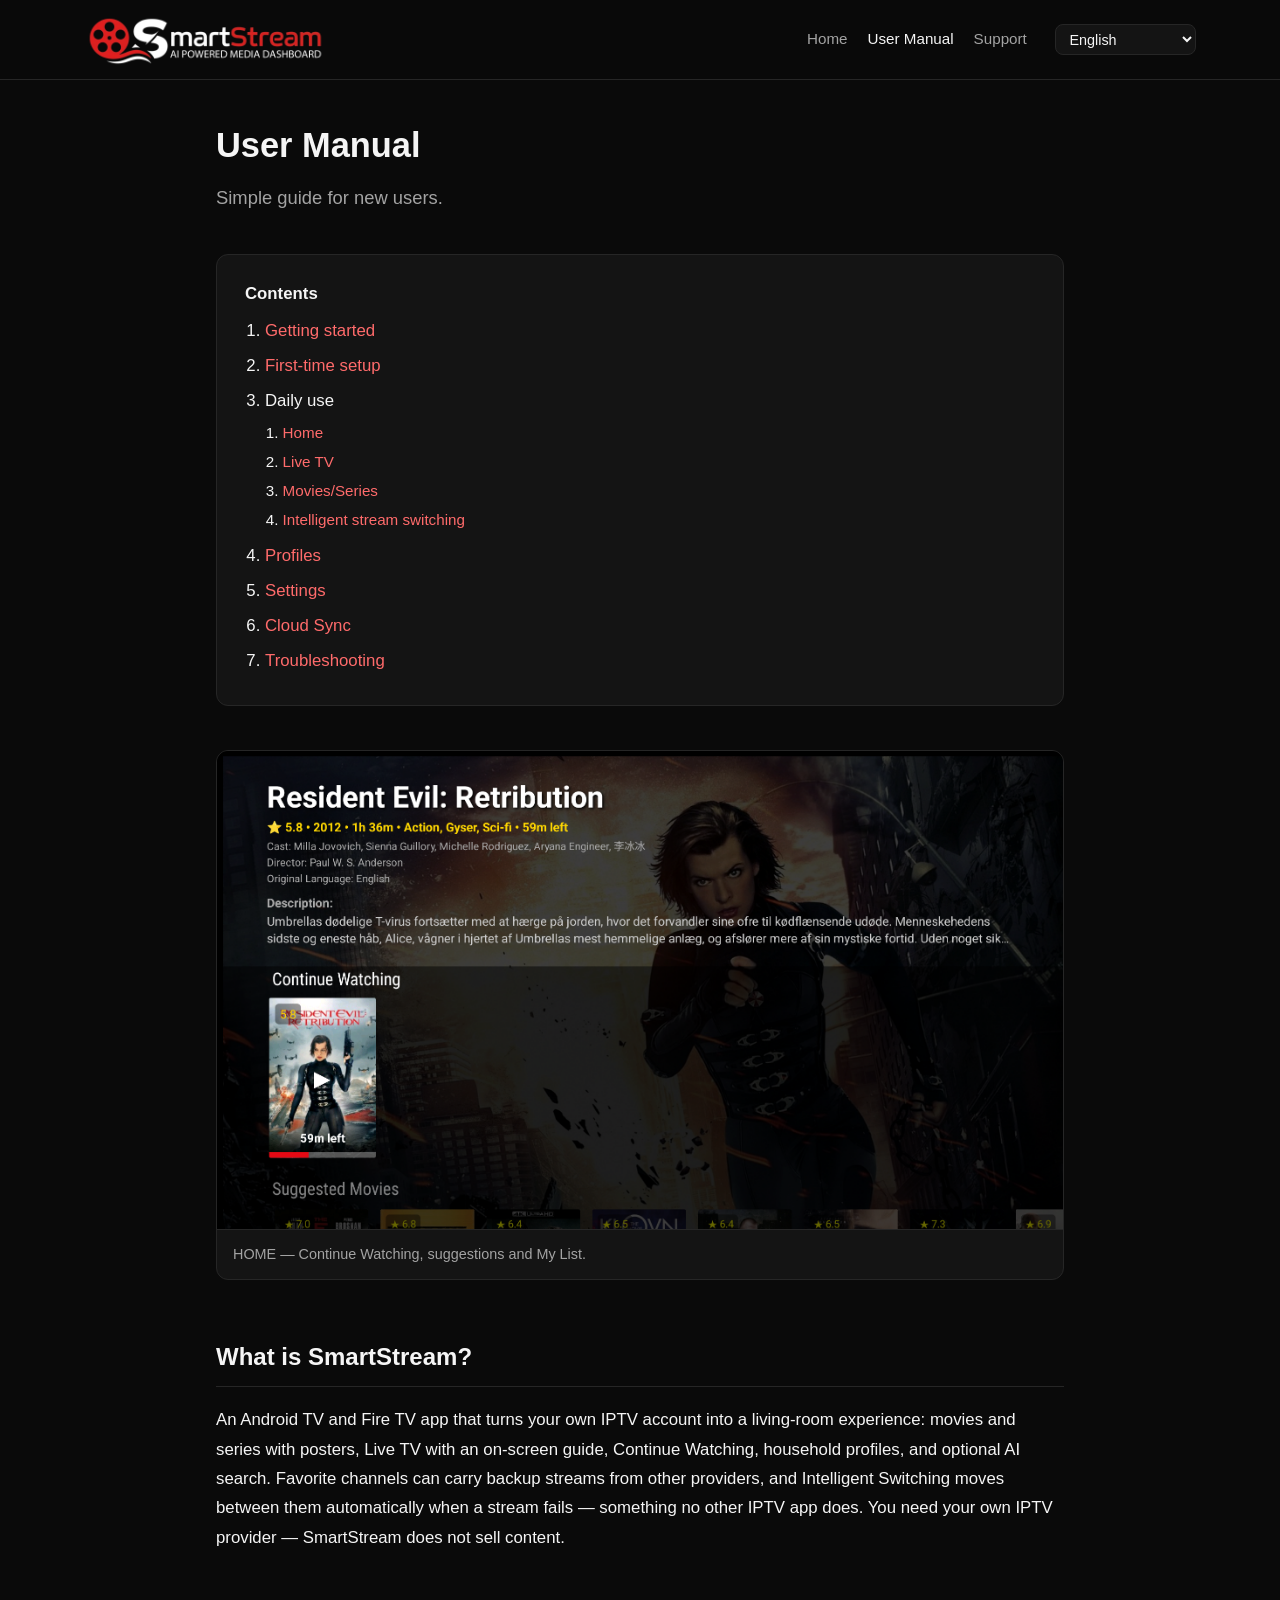
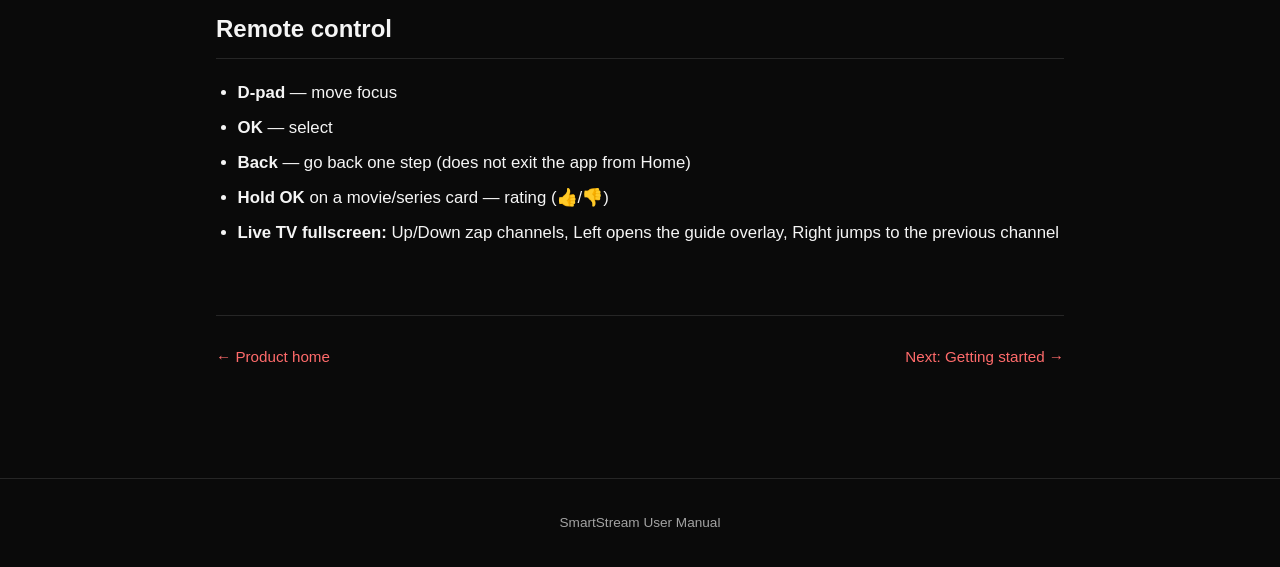
<file: user-manual/index.html>
<!DOCTYPE html>
<html lang="en">
<head>
  <meta charset="UTF-8">
  <meta name="viewport" content="width=device-width, initial-scale=1.0">
  <title>User Manual — SmartStream</title>
  <link rel="stylesheet" href="../assets/doc.css">
</head>
<body data-title-key="m.ix.title">
  <header class="site-header">
    <div class="site-header-inner">
      <a class="site-logo" href="../index.html"><img src="../images/brand/smartstream-logo.png" alt="SmartStream"></a>
      <nav class="site-nav">
        <a href="../index.html" data-i18n="nav.home">Home</a>
        <a href="index.html" class="active" data-i18n="nav.manual">User Manual</a>
        <a href="https://github.com/smartstream-app/smartstream-app.github.io/issues" target="_blank" rel="noopener" data-i18n="nav.support">Support</a>
      </nav>
      <div class="lang-switch" id="langSwitch"></div>
    </div>
  </header>

  <main>
    <h1 data-i18n="m.ix.h1">User Manual</h1>
    <p class="lead" data-i18n="m.ix.lead">Simple guide for new users.</p>

    <nav class="toc">
      <strong data-i18n="m.ix.tocLabel">Contents</strong>
      <ol>
        <li><a href="getting-started.html" data-i18n="m.ix.toc1">Getting started</a></li>
        <li><a href="first-setup.html" data-i18n="m.ix.toc2">First-time setup</a></li>
        <li>
          <span data-i18n="m.ix.toc3">Daily use</span>
          <ol>
            <li><a href="daily-use.html" data-i18n="m.ix.toc3a">Home</a></li>
            <li><a href="daily-live-tv.html" data-i18n="m.ix.toc3b">Live TV</a></li>
            <li><a href="daily-movies.html" data-i18n="m.ix.toc3c">Movies/Series</a></li>
            <li><a href="daily-switching.html" data-i18n="m.ix.toc3d">Intelligent stream switching</a></li>
          </ol>
        </li>
        <li><a href="profiles.html" data-i18n="m.ix.toc4">Profiles</a></li>
        <li><a href="settings.html" data-i18n="m.ix.toc5">Settings</a></li>
        <li><a href="cloud-sync-user.html" data-i18n="m.ix.toc6">Cloud Sync</a></li>
        <li><a href="troubleshooting.html" data-i18n="m.ix.toc7">Troubleshooting</a></li>
      </ol>
    </nav>

    <figure class="figure">
      <img src="../images/screenshots/01-home-dashboard.png" data-i18n-alt="m.ix.figAlt" alt="HOME dashboard" onerror="this.outerHTML='<div class=\'figure placeholder\'>Screenshot needed: 01-home-dashboard.png</div>'">
      <figcaption data-i18n="m.ix.figCap">HOME — Continue Watching, suggestions and My List.</figcaption>
    </figure>

    <h2 data-i18n="m.ix.whatH">What is SmartStream?</h2>
    <p data-i18n="m.ix.whatP">An Android TV and Fire TV app that turns your own IPTV account into a living-room experience: movies and series with posters, Live TV with an on-screen guide, Continue Watching, household profiles, and optional AI search. Favorite channels can carry backup streams from other providers, and Intelligent Switching moves between them automatically when a stream fails — something no other IPTV app does. You need your own IPTV provider — SmartStream does not sell content.</p>

    <h2 data-i18n="m.ix.remoteH">Remote control</h2>
    <ul class="compact">
      <li data-i18n-html="m.ix.remote1"><strong>D-pad</strong> — move focus</li>
      <li data-i18n-html="m.ix.remote2"><strong>OK</strong> — select</li>
      <li data-i18n-html="m.ix.remote3"><strong>Back</strong> — go back one step (does not exit the app from Home)</li>
      <li data-i18n-html="m.ix.remote4"><strong>Hold OK</strong> on a movie/series card — rating (👍/👎)</li>
      <li data-i18n-html="m.ix.remote5"><strong>Live TV fullscreen:</strong> Up/Down zap channels, Left opens the guide overlay, Right jumps to the previous channel</li>
    </ul>

    <p class="pager">
      <a href="../index.html" data-i18n="m.ix.pagerHome">â† Product home</a>
      <a href="getting-started.html" data-i18n="m.ix.pagerNext">Next: Getting started â†’</a>
    </p>
  </main>

  <footer class="site-footer" data-i18n="manual.footer">SmartStream User Manual</footer>
  <script src="../assets/i18n-product.js"></script>
  <script src="../assets/i18n-manual.js"></script>
  <script src="../assets/i18n.js"></script>
  <script src="../assets/site.js"></script>
</body>
</html>
</file>
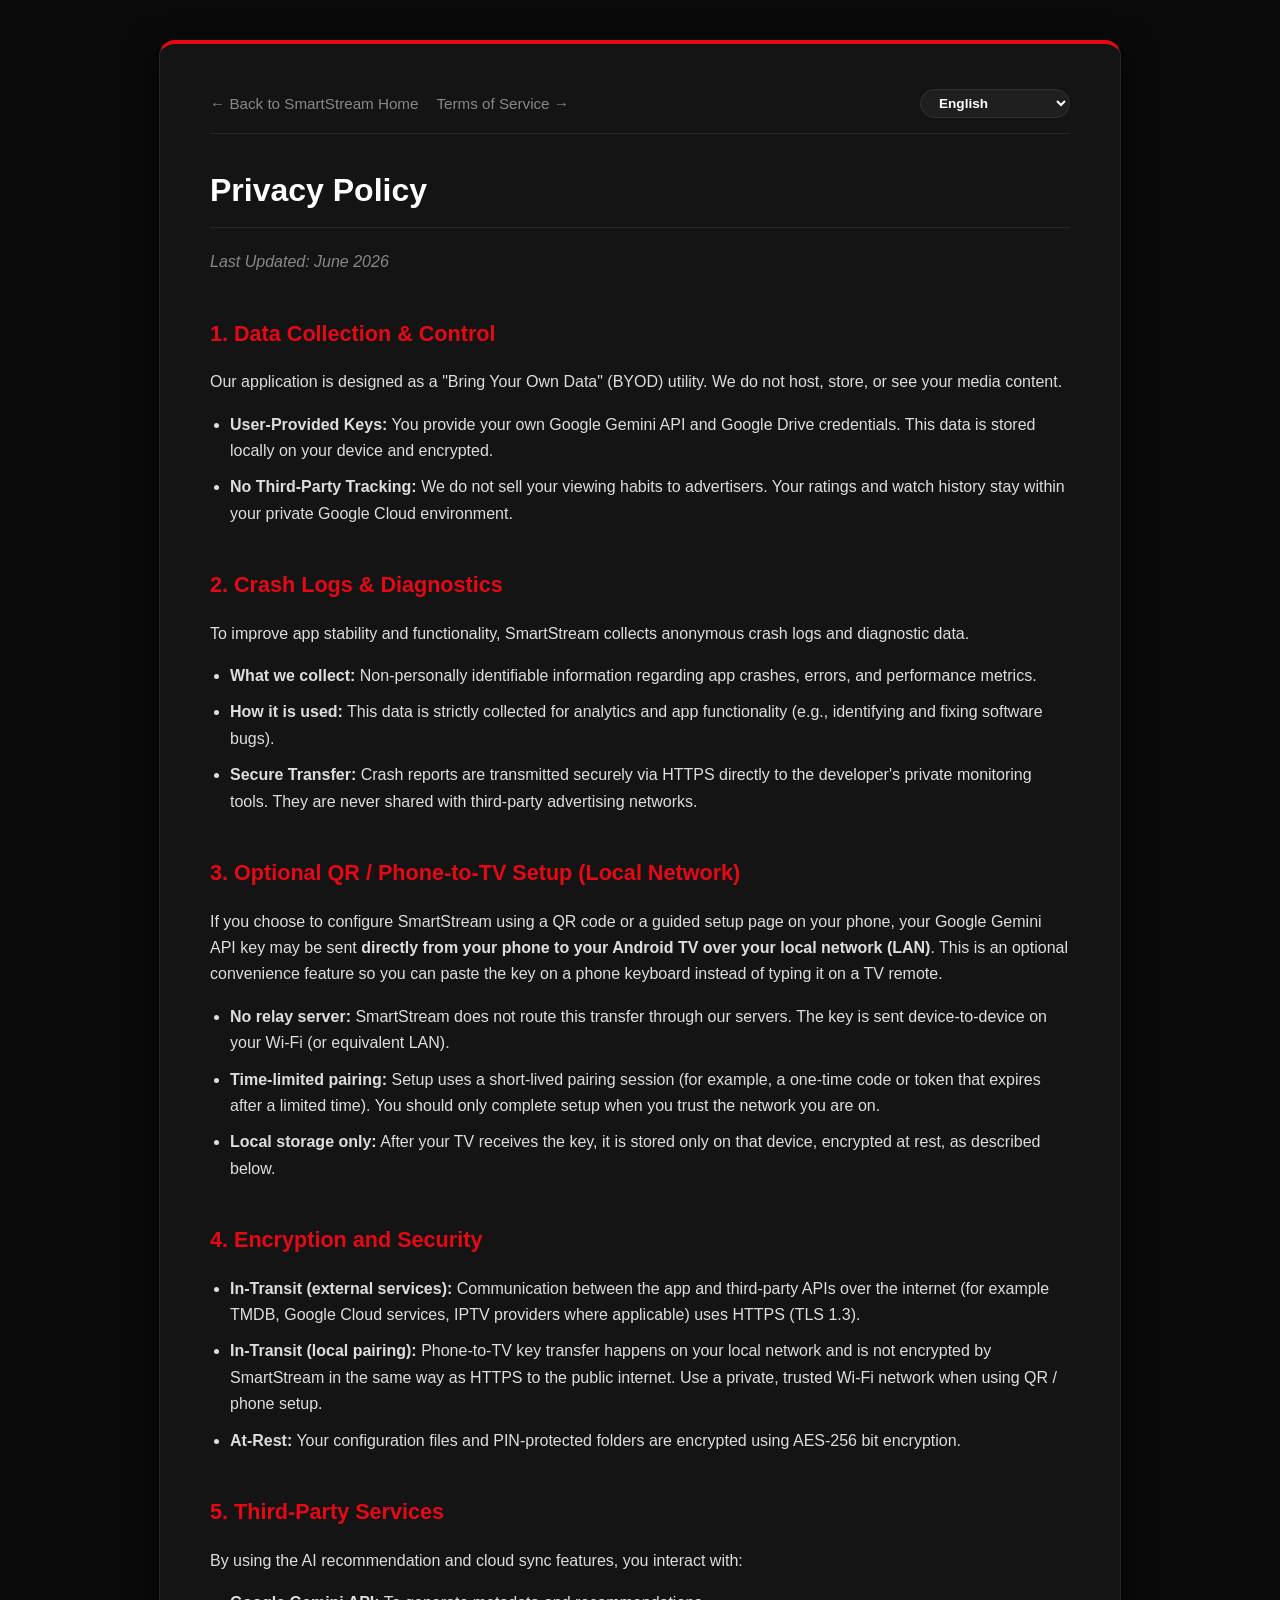
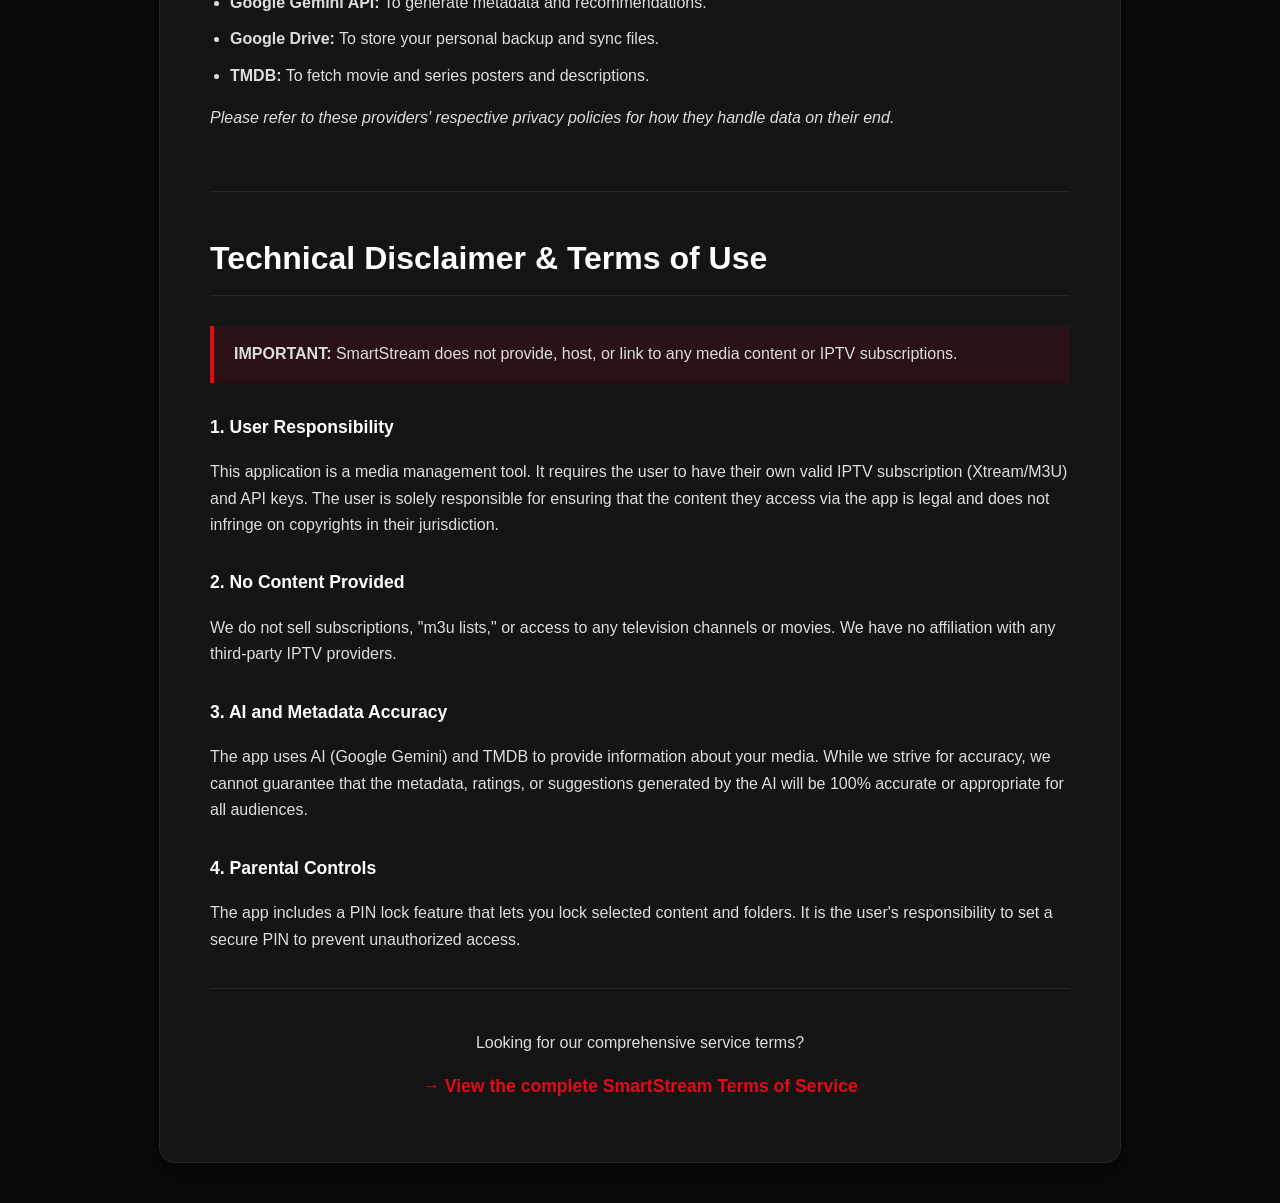
<file: privacy-policy.html>
<!DOCTYPE html>
<html lang="en">
<head>
    <meta charset="UTF-8">
    <meta name="viewport" content="width=device-width, initial-scale=1.0">
    <title>SmartStream | Privacy Policy</title>
    <link rel="icon" type="image/png" href="favicon-96x96.png" sizes="96x96" />
    <link rel="icon" type="image/svg+xml" href="favicon.svg" />
    <link rel="shortcut icon" href="favicon.ico" />
    <link rel="apple-touch-icon" sizes="180x180" href="apple-touch-icon.png" />
    <style>
        :root {
            --bg-color: #0a0a0a;
            --surface-color: #141414;
            --primary-color: #E50914;
            --text-main: #dddddd;
            --border-color: #262626;
        }
        body {
            background-color: var(--bg-color);
            color: var(--text-main);
            font-family: -apple-system, BlinkMacSystemFont, 'Segoe UI', Roboto, Inter, sans-serif;
            line-height: 1.65;
            margin: 0;
            padding: 40px 20px;
        }
        .container {
            max-width: 860px;
            margin: 0 auto;
            background-color: var(--surface-color);
            padding: 45px 50px;
            border-radius: 16px;
            border: 1px solid var(--border-color);
            border-top: 4px solid var(--primary-color);
            box-shadow: 0 10px 30px rgba(0,0,0,0.6);
        }
        h1 { color: #ffffff; border-bottom: 1px solid var(--border-color); padding-bottom: 10px; margin-top: 0; }
        h2 { color: var(--primary-color); margin-top: 40px; font-size: 1.35rem; }
        h3 { color: #ffffff; margin-top: 30px; font-size: 1.1rem; }
        ul { padding-left: 20px; }
        li { margin-bottom: 10px; }
        a { color: var(--primary-color); text-decoration: none; }
        a:hover { text-decoration: underline; }
        .date { color: #888; font-style: italic; }
        .top-nav {
            display: flex;
            justify-content: space-between;
            align-items: center;
            flex-wrap: wrap;
            gap: 12px;
            margin-bottom: 30px;
            padding-bottom: 15px;
            border-bottom: 1px solid var(--border-color);
        }
        .nav-links { display: flex; gap: 18px; align-items: center; flex-wrap: wrap; }
        .top-nav a {
            color: #888;
            font-size: 0.95rem;
            text-decoration: none;
            transition: color 0.2s;
        }
        .top-nav a:hover { color: var(--primary-color); }
        #langSwitch select {
            background: #1f1f1f;
            color: #fff;
            border: 1px solid #333;
            border-radius: 9999px;
            padding: 5px 14px;
            font-size: 0.85rem;
            font-weight: 600;
            cursor: pointer;
        }
        #langSwitch select:hover { border-color: var(--primary-color); }
        .warning-box {
            background-color: rgba(229, 9, 20, 0.1);
            border-left: 4px solid var(--primary-color);
            padding: 15px 20px;
            margin: 30px 0;
        }
        @media (max-width: 640px) {
            body { padding: 20px 12px; }
            .container { padding: 25px 20px; }
        }
    </style>
</head>
<body data-title-key="priv.metaTitle">
<div class="container">
    <div class="top-nav">
        <div class="nav-links">
            <a href="index.html" data-i18n="priv.navHome">&larr; Back to SmartStream Home</a>
            <a href="terms.html" data-i18n="priv.navTerms">Terms of Service &rarr;</a>
        </div>
        <div id="langSwitch"></div>
    </div>

    <h1 data-i18n="priv.h1">Privacy Policy</h1>
    <p class="date" data-i18n="priv.date">Last Updated: June 2026</p>

    <h2 data-i18n="priv.s1.h">1. Data Collection & Control</h2>
    <p data-i18n="priv.s1.p">Our application is designed as a "Bring Your Own Data" (BYOD) utility. We do not host, store, or see your media content.</p>
    <ul>
        <li data-i18n-html="priv.s1.li1"><strong>User-Provided Keys:</strong> You provide your own Google Gemini API and Google Drive credentials. This data is stored locally on your device and encrypted.</li>
        <li data-i18n-html="priv.s1.li2"><strong>No Third-Party Tracking:</strong> We do not sell your viewing habits to advertisers. Your ratings and watch history stay within your private Google Cloud environment.</li>
    </ul>

    <h2 data-i18n="priv.s2.h">2. Crash Logs & Diagnostics</h2>
    <p data-i18n="priv.s2.p">To improve app stability and functionality, SmartStream collects anonymous crash logs and diagnostic data.</p>
    <ul>
        <li data-i18n-html="priv.s2.li1"><strong>What we collect:</strong> Non-personally identifiable information regarding app crashes, errors, and performance metrics.</li>
        <li data-i18n-html="priv.s2.li2"><strong>How it is used:</strong> This data is strictly collected for analytics and app functionality (e.g., identifying and fixing software bugs).</li>
        <li data-i18n-html="priv.s2.li3"><strong>Secure Transfer:</strong> Crash reports are transmitted securely via HTTPS directly to the developer's private monitoring tools. They are never shared with third-party advertising networks.</li>
    </ul>

    <h2 data-i18n="priv.s3.h">3. Optional QR / Phone-to-TV Setup (Local Network)</h2>
    <p data-i18n-html="priv.s3.p">If you choose to configure SmartStream using a QR code or a guided setup page on your phone, your Google Gemini API key may be sent <strong>directly from your phone to your Android TV over your local network (LAN)</strong>. This is an optional convenience feature so you can paste the key on a phone keyboard instead of typing it on a TV remote.</p>
    <ul>
        <li data-i18n-html="priv.s3.li1"><strong>No relay server:</strong> SmartStream does not route this transfer through our servers. The key is sent device-to-device on your Wi‑Fi (or equivalent LAN).</li>
        <li data-i18n-html="priv.s3.li2"><strong>Time-limited pairing:</strong> Setup uses a short-lived pairing session (for example, a one-time code or token that expires after a limited time). You should only complete setup when you trust the network you are on.</li>
        <li data-i18n-html="priv.s3.li3"><strong>Local storage only:</strong> After your TV receives the key, it is stored only on that device, encrypted at rest, as described below.</li>
    </ul>

    <h2 data-i18n="priv.s4.h">4. Encryption and Security</h2>
    <ul>
        <li data-i18n-html="priv.s4.li1"><strong>In-Transit (external services):</strong> Communication between the app and third-party APIs over the internet (for example TMDB, Google Cloud services, IPTV providers where applicable) uses HTTPS (TLS 1.3).</li>
        <li data-i18n-html="priv.s4.li2"><strong>In-Transit (local pairing):</strong> Phone-to-TV key transfer happens on your local network and is not encrypted by SmartStream in the same way as HTTPS to the public internet. Use a private, trusted Wi‑Fi network when using QR / phone setup.</li>
        <li data-i18n-html="priv.s4.li3"><strong>At-Rest:</strong> Your configuration files and PIN-protected folders are encrypted using AES-256 bit encryption.</li>
    </ul>

    <h2 data-i18n="priv.s5.h">5. Third-Party Services</h2>
    <p data-i18n="priv.s5.p">By using the AI recommendation and cloud sync features, you interact with:</p>
    <ul>
        <li data-i18n-html="priv.s5.li1"><strong>Google Gemini API:</strong> To generate metadata and recommendations.</li>
        <li data-i18n-html="priv.s5.li2"><strong>Google Drive:</strong> To store your personal backup and sync files.</li>
        <li data-i18n-html="priv.s5.li3"><strong>TMDB:</strong> To fetch movie and series posters and descriptions.</li>
    </ul>
    <p><em data-i18n="priv.s5.note">Please refer to these providers' respective privacy policies for how they handle data on their end.</em></p>

    <hr style="border: 0; border-top: 1px solid var(--border-color); margin: 60px 0 40px;">

    <h1 data-i18n="priv.disc.h1">Technical Disclaimer & Terms of Use</h1>
    <div class="warning-box" data-i18n-html="priv.disc.warn">
        <strong>IMPORTANT:</strong> SmartStream does not provide, host, or link to any media content or IPTV subscriptions.
    </div>

    <h3 data-i18n="priv.disc.s1.h">1. User Responsibility</h3>
    <p data-i18n="priv.disc.s1.p">This application is a media management tool. It requires the user to have their own valid IPTV subscription (Xtream/M3U) and API keys. The user is solely responsible for ensuring that the content they access via the app is legal and does not infringe on copyrights in their jurisdiction.</p>

    <h3 data-i18n="priv.disc.s2.h">2. No Content Provided</h3>
    <p data-i18n="priv.disc.s2.p">We do not sell subscriptions, "m3u lists," or access to any television channels or movies. We have no affiliation with any third-party IPTV providers.</p>

    <h3 data-i18n="priv.disc.s3.h">3. AI and Metadata Accuracy</h3>
    <p data-i18n="priv.disc.s3.p">The app uses AI (Google Gemini) and TMDB to provide information about your media. While we strive for accuracy, we cannot guarantee that the metadata, ratings, or suggestions generated by the AI will be 100% accurate or appropriate for all audiences.</p>

    <h3 data-i18n="priv.disc.s4.h">4. Parental Controls</h3>
    <p data-i18n="priv.disc.s4.p">The app includes a PIN lock feature that lets you lock selected content and folders. It is the user's responsibility to set a secure PIN to prevent unauthorized access.</p>

    <div style="margin-top: 35px; padding-top: 25px; border-top: 1px solid var(--border-color); text-align: center;">
        <p data-i18n="priv.cta.p">Looking for our comprehensive service terms?</p>
        <p><a href="terms.html" style="font-weight: bold; font-size: 1.1rem;" data-i18n="priv.cta.link">&rarr; View the complete SmartStream Terms of Service</a></p>
    </div>
</div>
<script src="assets/i18n-legal.js"></script>
<script src="assets/i18n.js"></script>
<script src="assets/site.js"></script>
</body>
</html>
</file>
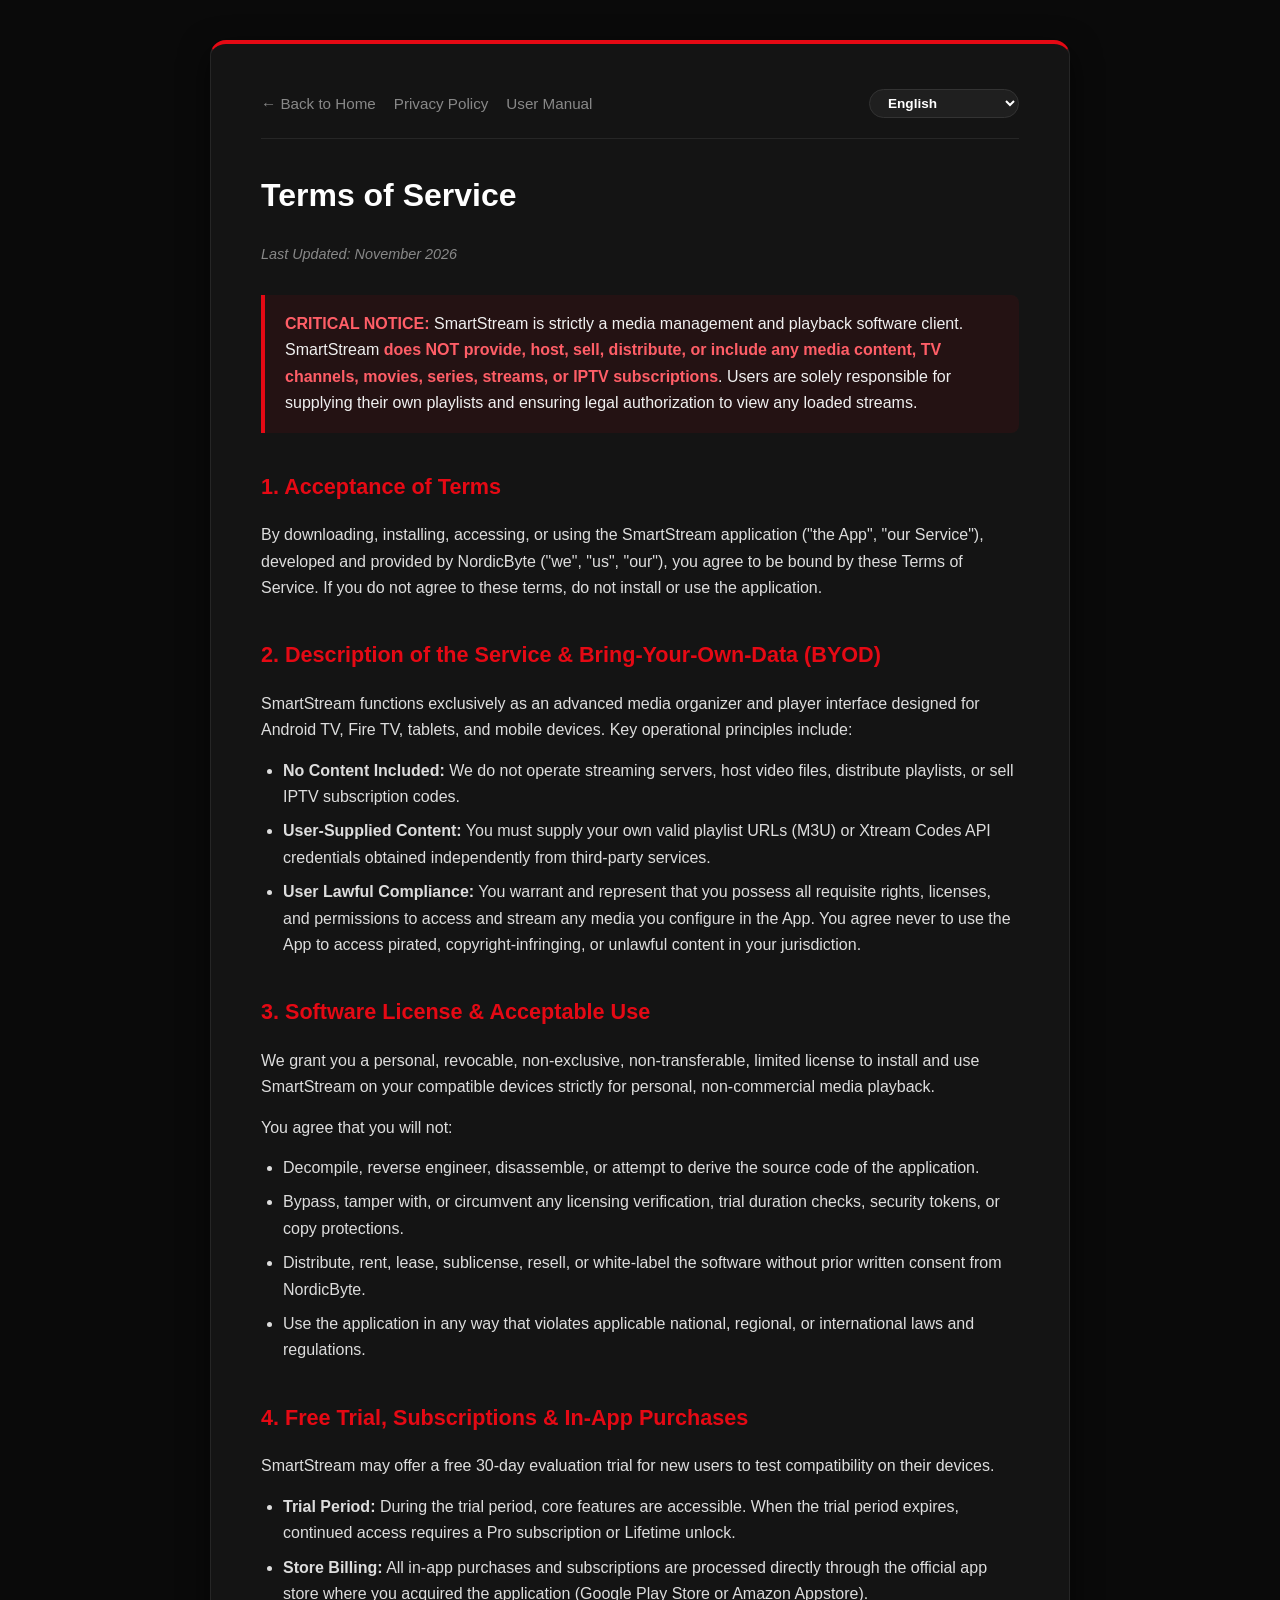
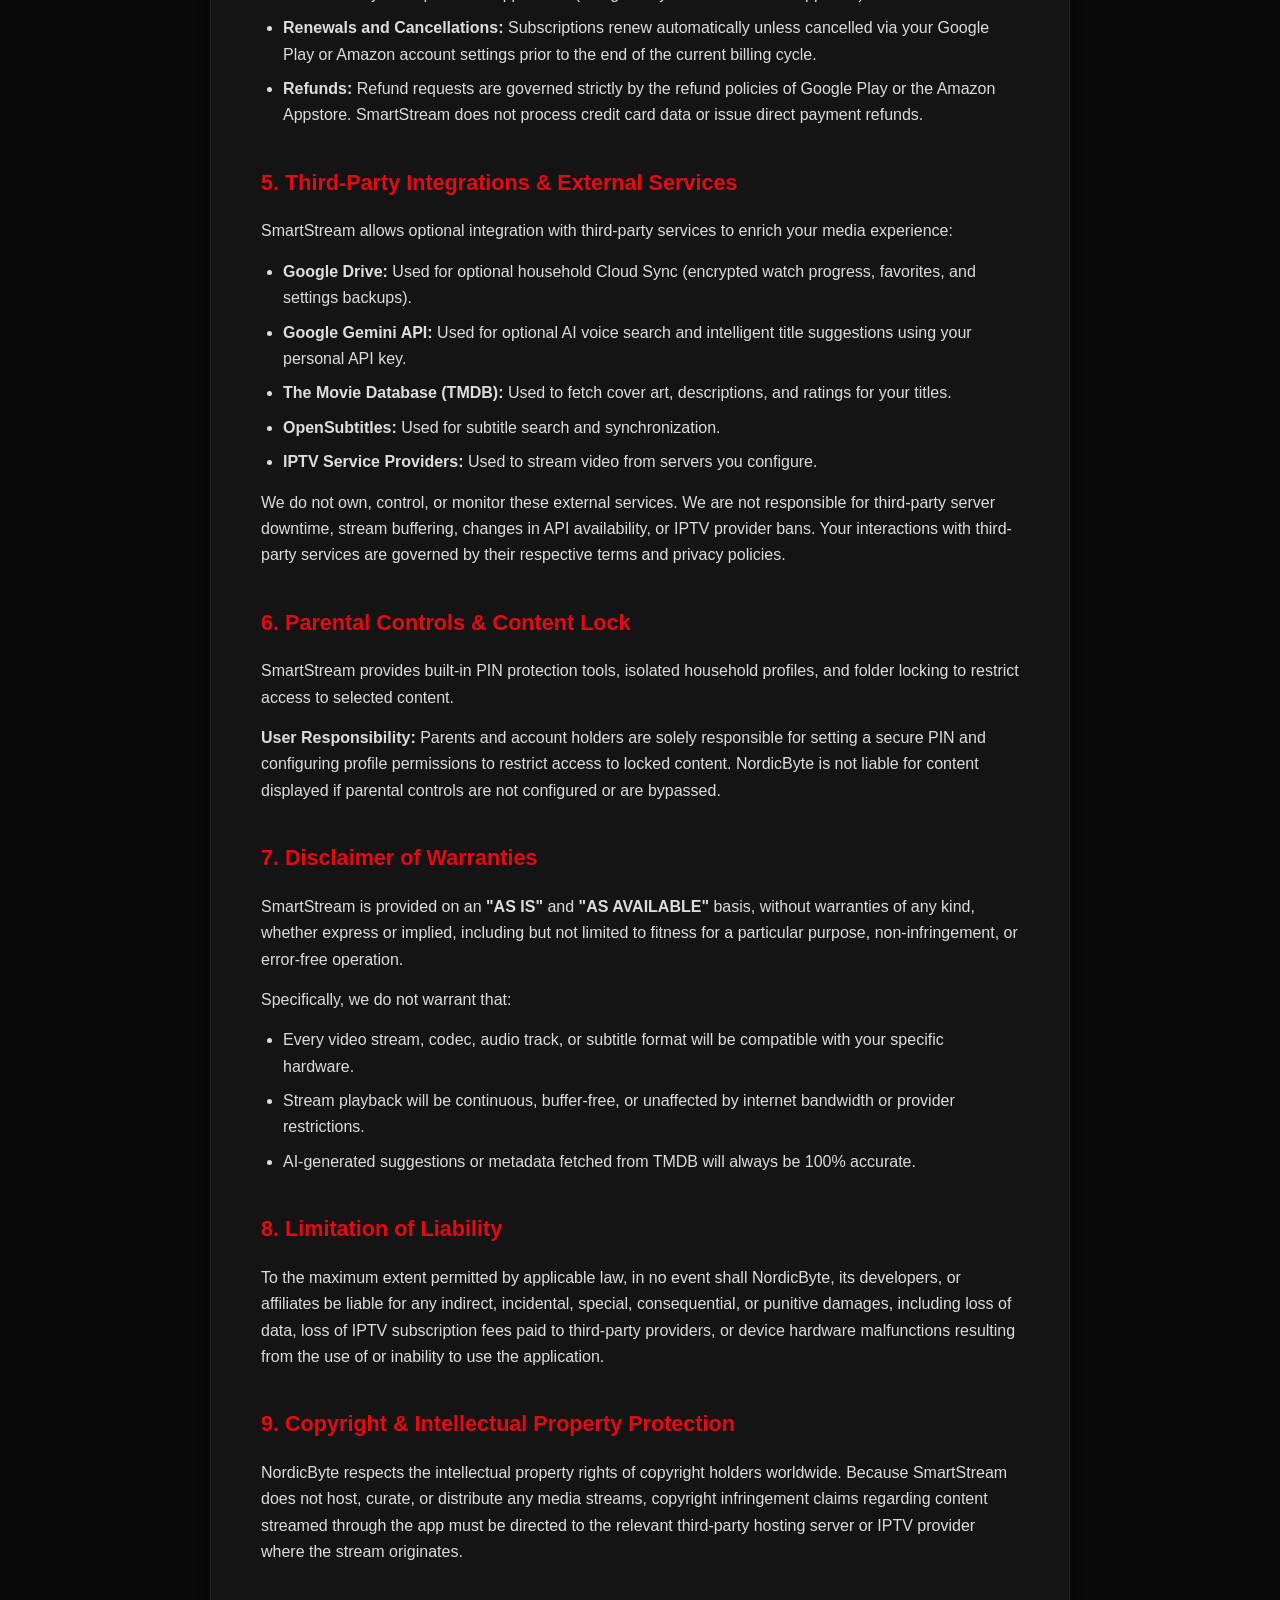
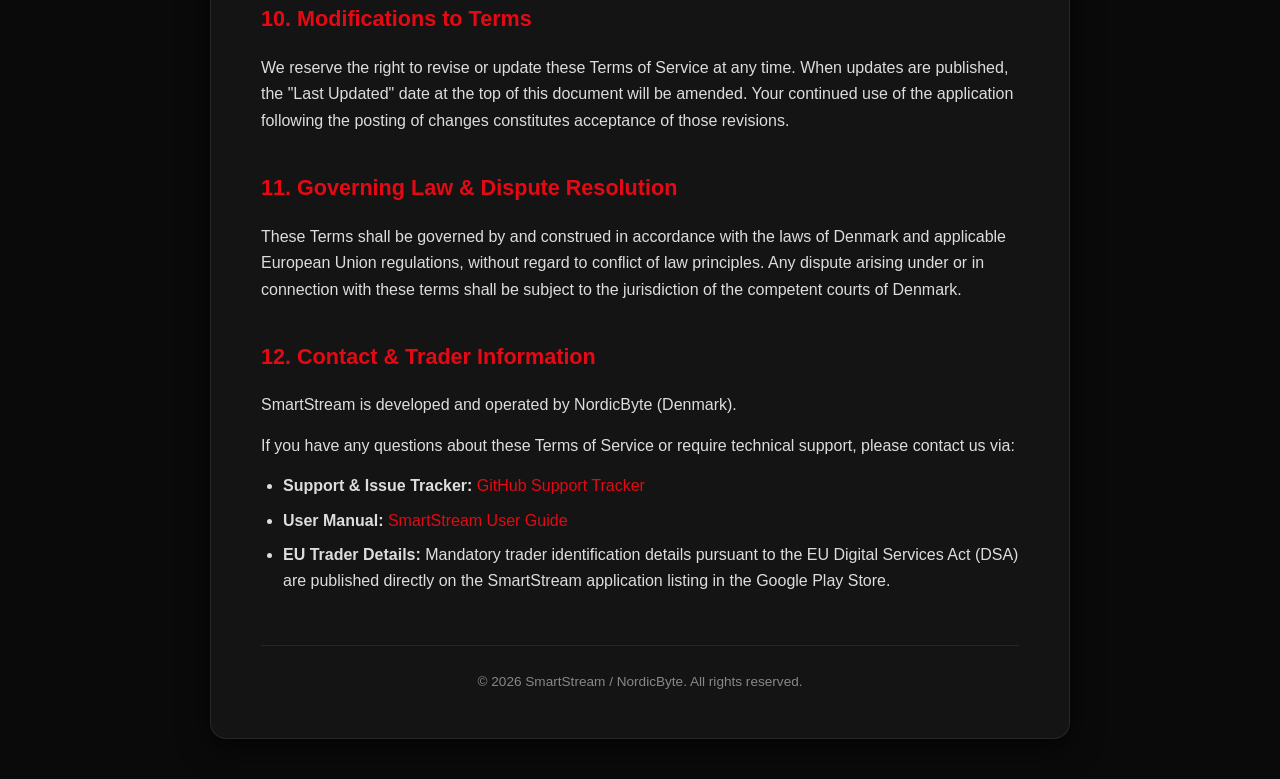
<file: terms-of-service.html>
<!DOCTYPE html>
<html lang="en">
<head>
    <meta charset="UTF-8">
    <meta http-equiv="refresh" content="0; url=terms.html">
    <title>Redirecting to Terms of Service...</title>
    <link rel="canonical" href="terms.html">
    <script>window.location.replace("terms.html");</script>
</head>
<body style="background-color: #0a0a0a; color: #fff; font-family: sans-serif; text-align: center; padding-top: 50px;">
    <p>Redirecting to <a href="terms.html" style="color: #E50914;">Terms of Service</a>...</p>
</body>
</html>
</file>
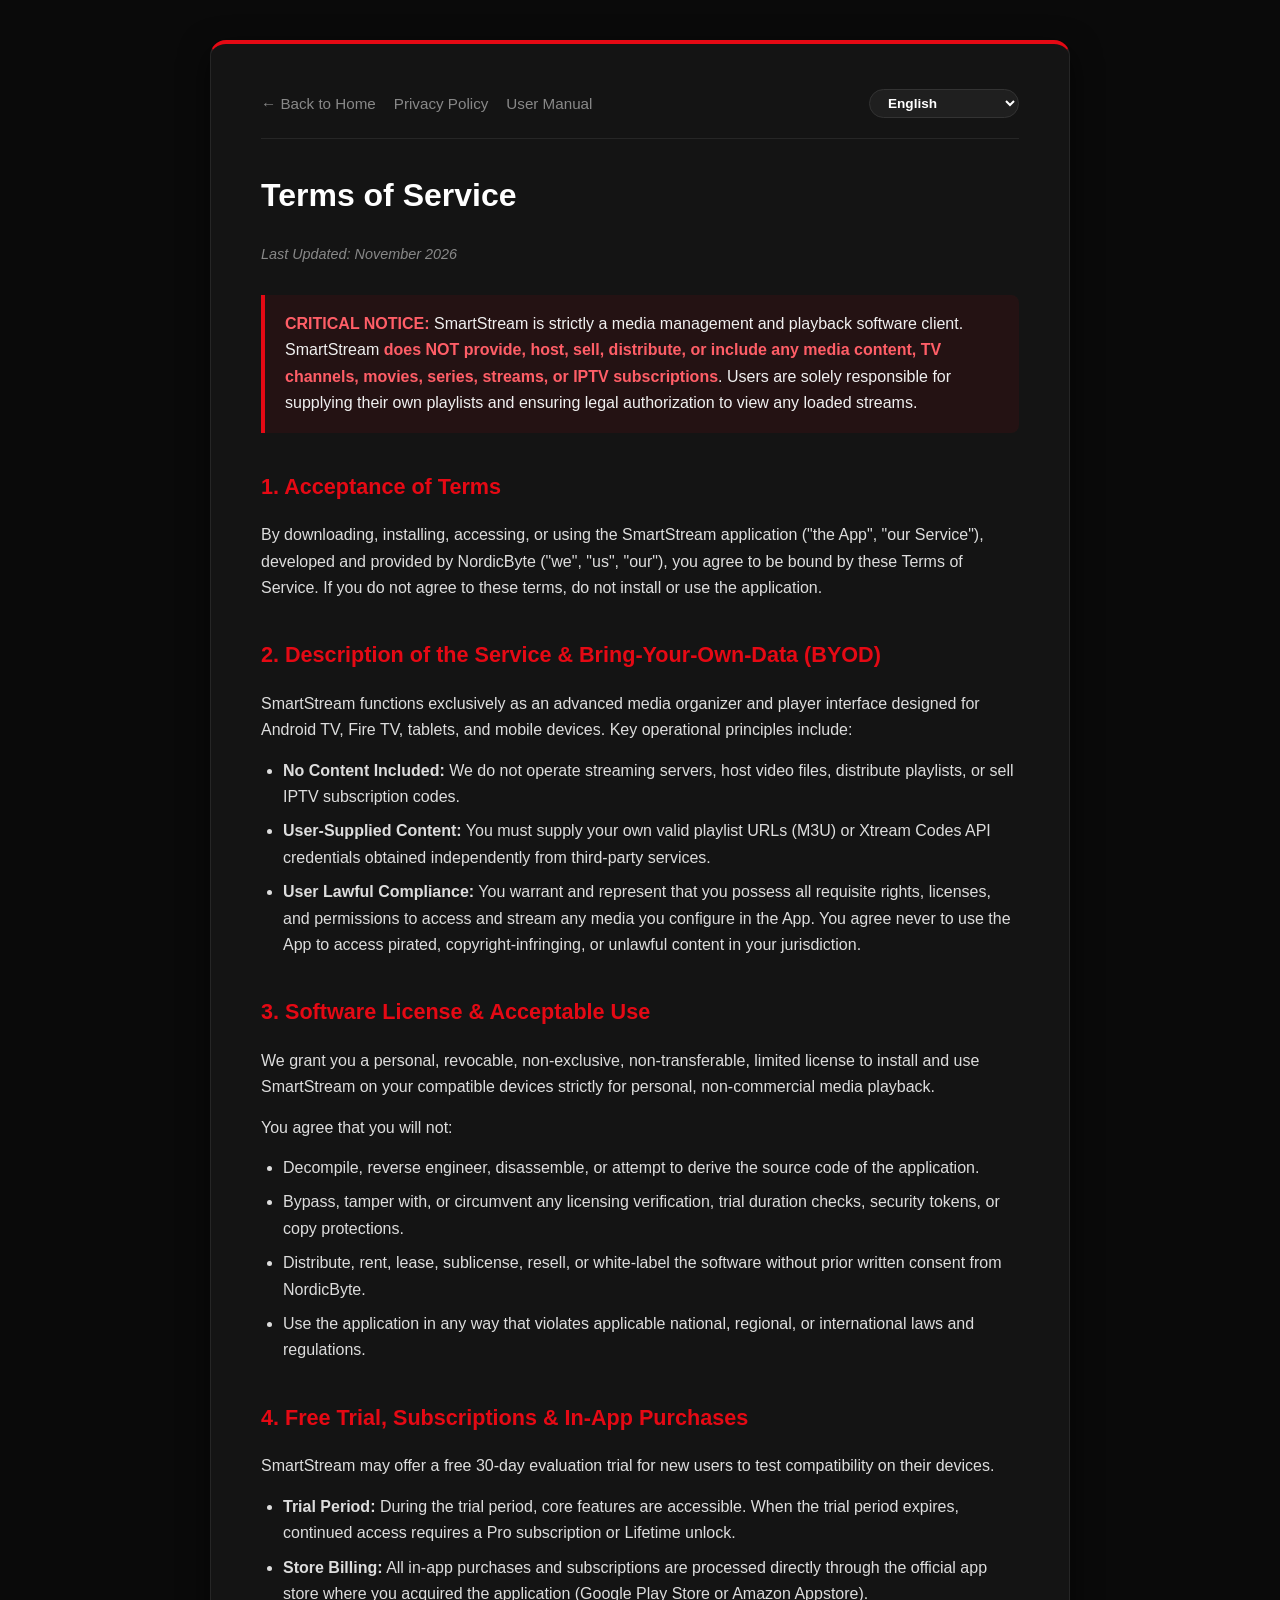
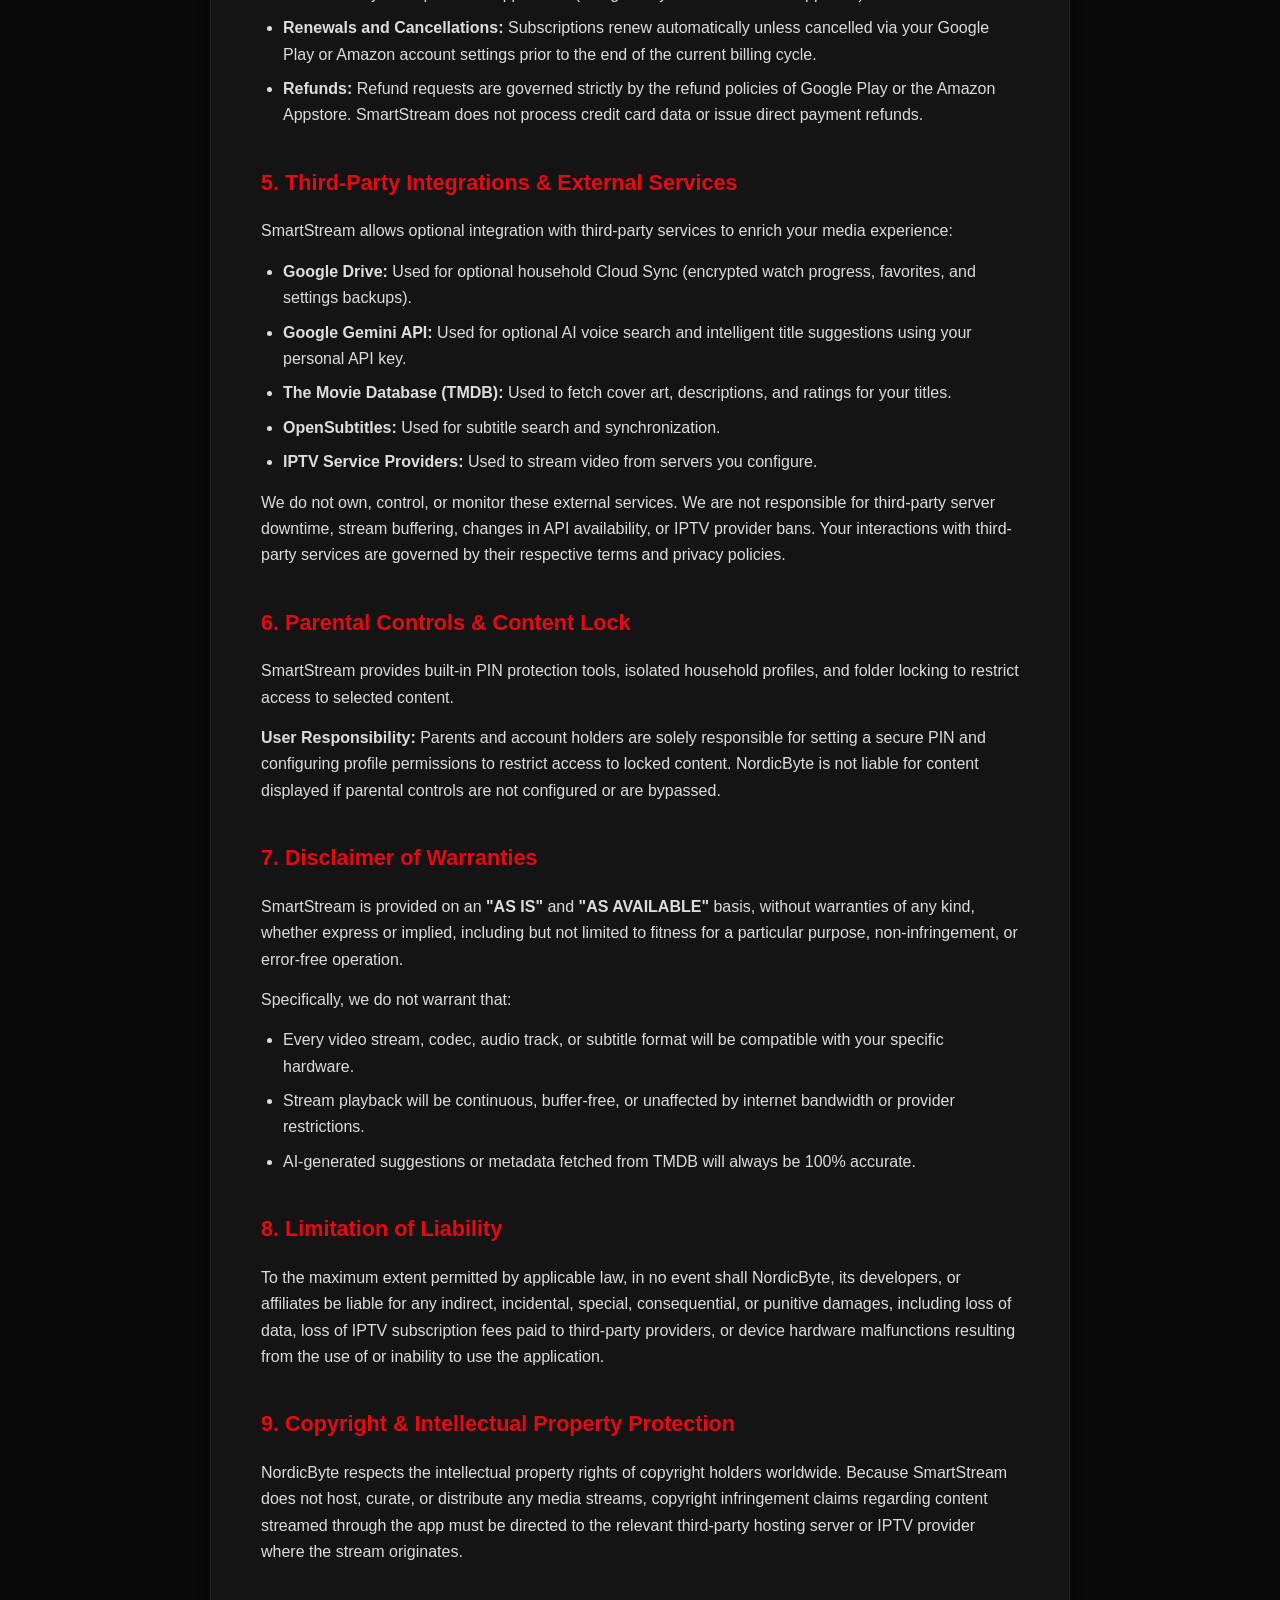
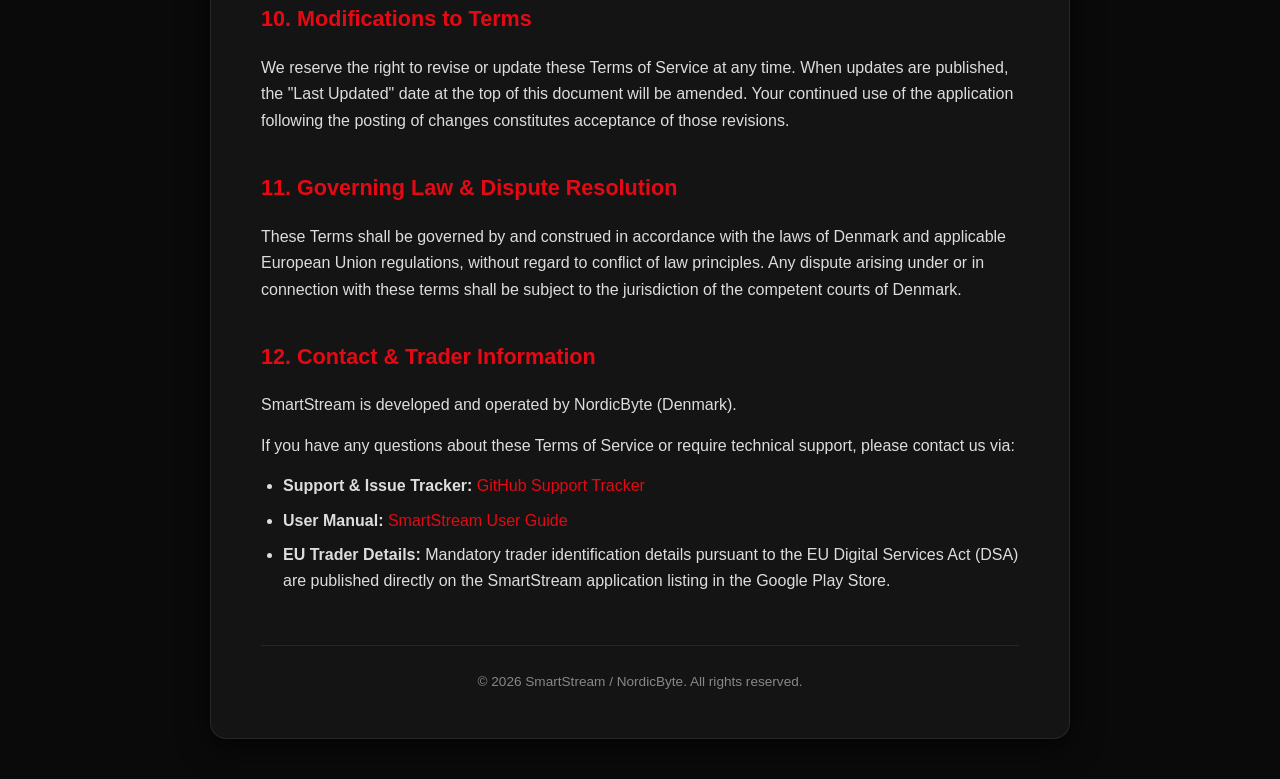
<file: terms.html>
<!DOCTYPE html>
<html lang="en">
<head>
    <meta charset="UTF-8">
    <meta name="viewport" content="width=device-width, initial-scale=1.0">
    <title>SmartStream | Terms of Service</title>
    <link rel="icon" type="image/png" href="favicon-96x96.png" sizes="96x96" />
    <link rel="icon" type="image/svg+xml" href="favicon.svg" />
    <link rel="shortcut icon" href="favicon.ico" />
    <link rel="apple-touch-icon" sizes="180x180" href="apple-touch-icon.png" />
    <style>
        :root {
            --bg-color: #0a0a0a;
            --surface-color: #141414;
            --primary-color: #E50914;
            --primary-hover: #b80710;
            --text-main: #dddddd;
            --text-muted: #888888;
            --border-color: #262626;
        }
        * { box-sizing: border-box; }
        body {
            background-color: var(--bg-color);
            color: var(--text-main);
            font-family: -apple-system, BlinkMacSystemFont, 'Segoe UI', Roboto, Inter, sans-serif;
            line-height: 1.65;
            margin: 0;
            padding: 40px 20px;
        }
        .container {
            max-width: 860px;
            margin: 0 auto;
            background-color: var(--surface-color);
            padding: 45px 50px;
            border-radius: 16px;
            border: 1px solid var(--border-color);
            border-top: 4px solid var(--primary-color);
            box-shadow: 0 10px 30px rgba(0,0,0,0.6);
        }
        .top-nav {
            display: flex;
            justify-content: space-between;
            align-items: center;
            flex-wrap: wrap;
            gap: 12px;
            margin-bottom: 30px;
            padding-bottom: 20px;
            border-bottom: 1px solid var(--border-color);
        }
        .nav-links { display: flex; gap: 18px; align-items: center; flex-wrap: wrap; }
        .nav-links a {
            color: var(--text-muted);
            text-decoration: none;
            font-size: 0.95rem;
            transition: color 0.2s;
        }
        .nav-links a:hover { color: var(--primary-color); text-decoration: none; }
        #langSwitch select {
            background: #1f1f1f;
            color: #fff;
            border: 1px solid #333;
            border-radius: 9999px;
            padding: 5px 14px;
            font-size: 0.85rem;
            font-weight: 600;
            cursor: pointer;
        }
        #langSwitch select:hover { border-color: var(--primary-color); }
        h1 { color: #ffffff; margin-top: 0; font-size: 2rem; }
        h2 { color: var(--primary-color); margin-top: 36px; font-size: 1.35rem; }
        h3 { color: #ffffff; margin-top: 24px; font-size: 1.1rem; }
        p { margin: 14px 0; }
        ul, ol { padding-left: 22px; margin: 14px 0; }
        li { margin-bottom: 8px; }
        a { color: var(--primary-color); text-decoration: none; }
        a:hover { text-decoration: underline; }
        .date { color: var(--text-muted); font-size: 0.9rem; font-style: italic; margin-bottom: 24px; }

        .warning-box {
            background-color: rgba(229, 9, 20, 0.08);
            border-left: 4px solid var(--primary-color);
            border-radius: 0 8px 8px 0;
            padding: 16px 20px;
            margin: 28px 0;
            color: #f0f0f0;
        }
        .warning-box strong { color: #ff5e67; }

        .info-box {
            background-color: #1a1a1a;
            border: 1px solid var(--border-color);
            border-radius: 8px;
            padding: 16px 20px;
            margin: 24px 0;
        }

        .footer-note {
            margin-top: 50px;
            padding-top: 25px;
            border-top: 1px solid var(--border-color);
            text-align: center;
            font-size: 0.85rem;
            color: var(--text-muted);
        }

        @media (max-width: 640px) {
            body { padding: 20px 12px; }
            .container { padding: 25px 20px; }
            h1 { font-size: 1.6rem; }
            h2 { font-size: 1.2rem; }
        }
    </style>
</head>
<body data-title-key="terms.metaTitle">
<div class="container">
    <div class="top-nav">
        <div class="nav-links">
            <a href="index.html" data-i18n="terms.navHome">&larr; Back to Home</a>
            <a href="privacy-policy.html" data-i18n="terms.navPrivacy">Privacy Policy</a>
            <a href="user-manual/index.html" data-i18n="terms.navManual">User Manual</a>
        </div>
        <div id="langSwitch"></div>
    </div>

    <h1 data-i18n="terms.h1">Terms of Service</h1>
    <p class="date" data-i18n="terms.date">Last Updated: November 2026</p>

    <div class="warning-box" data-i18n-html="terms.warn">
        <strong>CRITICAL NOTICE:</strong> SmartStream is strictly a media management and playback software client. SmartStream <strong>does NOT provide, host, sell, distribute, or include any media content, TV channels, movies, series, streams, or IPTV subscriptions</strong>. Users are solely responsible for supplying their own playlists and ensuring legal authorization to view any loaded streams.
    </div>

    <h2 data-i18n="terms.s1.h">1. Acceptance of Terms</h2>
    <p data-i18n="terms.s1.p">By downloading, installing, accessing, or using the SmartStream application ("the App", "our Service"), developed and provided by NordicByte ("we", "us", "our"), you agree to be bound by these Terms of Service. If you do not agree to these terms, do not install or use the application.</p>

    <h2 data-i18n="terms.s2.h">2. Description of the Service & Bring-Your-Own-Data (BYOD)</h2>
    <p data-i18n="terms.s2.p">SmartStream functions exclusively as an advanced media organizer and player interface designed for Android TV, Fire TV, tablets, and mobile devices. Key operational principles include:</p>
    <ul>
        <li data-i18n-html="terms.s2.li1"><strong>No Content Included:</strong> We do not operate streaming servers, host video files, distribute playlists, or sell IPTV subscription codes.</li>
        <li data-i18n-html="terms.s2.li2"><strong>User-Supplied Content:</strong> You must supply your own valid playlist URLs (M3U) or Xtream Codes API credentials obtained independently from third-party services.</li>
        <li data-i18n-html="terms.s2.li3"><strong>User Lawful Compliance:</strong> You warrant and represent that you possess all requisite rights, licenses, and permissions to access and stream any media you configure in the App. You agree never to use the App to access pirated, copyright-infringing, or unlawful content in your jurisdiction.</li>
    </ul>

    <h2 data-i18n="terms.s3.h">3. Software License & Acceptable Use</h2>
    <p data-i18n="terms.s3.p1">We grant you a personal, revocable, non-exclusive, non-transferable, limited license to install and use SmartStream on your compatible devices strictly for personal, non-commercial media playback.</p>
    <p data-i18n="terms.s3.p2">You agree that you will not:</p>
    <ul>
        <li data-i18n="terms.s3.li1">Decompile, reverse engineer, disassemble, or attempt to derive the source code of the application.</li>
        <li data-i18n="terms.s3.li2">Bypass, tamper with, or circumvent any licensing verification, trial duration checks, security tokens, or copy protections.</li>
        <li data-i18n="terms.s3.li3">Distribute, rent, lease, sublicense, resell, or white-label the software without prior written consent from NordicByte.</li>
        <li data-i18n="terms.s3.li4">Use the application in any way that violates applicable national, regional, or international laws and regulations.</li>
    </ul>

    <h2 data-i18n="terms.s4.h">4. Free Trial, Subscriptions & In-App Purchases</h2>
    <p data-i18n="terms.s4.p">SmartStream may offer a free 30-day evaluation trial for new users to test compatibility on their devices.</p>
    <ul>
        <li data-i18n-html="terms.s4.li1"><strong>Trial Period:</strong> During the trial period, core features are accessible. When the trial period expires, continued access requires a Pro subscription or Lifetime unlock.</li>
        <li data-i18n-html="terms.s4.li2"><strong>Store Billing:</strong> All in-app purchases and subscriptions are processed directly through the official app store where you acquired the application (Google Play Store or Amazon Appstore).</li>
        <li data-i18n-html="terms.s4.li3"><strong>Renewals and Cancellations:</strong> Subscriptions renew automatically unless cancelled via your Google Play or Amazon account settings prior to the end of the current billing cycle.</li>
        <li data-i18n-html="terms.s4.li4"><strong>Refunds:</strong> Refund requests are governed strictly by the refund policies of Google Play or the Amazon Appstore. SmartStream does not process credit card data or issue direct payment refunds.</li>
    </ul>

    <h2 data-i18n="terms.s5.h">5. Third-Party Integrations & External Services</h2>
    <p data-i18n="terms.s5.p1">SmartStream allows optional integration with third-party services to enrich your media experience:</p>
    <ul>
        <li data-i18n-html="terms.s5.li1"><strong>Google Drive:</strong> Used for optional household Cloud Sync (encrypted watch progress, favorites, and settings backups).</li>
        <li data-i18n-html="terms.s5.li2"><strong>Google Gemini API:</strong> Used for optional AI voice search and intelligent title suggestions using your personal API key.</li>
        <li data-i18n-html="terms.s5.li3"><strong>The Movie Database (TMDB):</strong> Used to fetch cover art, descriptions, and ratings for your titles.</li>
        <li data-i18n-html="terms.s5.li4"><strong>OpenSubtitles:</strong> Used for subtitle search and synchronization.</li>
        <li data-i18n-html="terms.s5.li5"><strong>IPTV Service Providers:</strong> Used to stream video from servers you configure.</li>
    </ul>
    <p data-i18n="terms.s5.p2">We do not own, control, or monitor these external services. We are not responsible for third-party server downtime, stream buffering, changes in API availability, or IPTV provider bans. Your interactions with third-party services are governed by their respective terms and privacy policies.</p>

    <h2 data-i18n="terms.s6.h">6. Parental Controls & Content Lock</h2>
    <p data-i18n="terms.s6.p1">SmartStream provides built-in PIN protection tools, isolated household profiles, and folder locking to restrict access to selected content.</p>
    <p data-i18n-html="terms.s6.p2"><strong>User Responsibility:</strong> Parents and account holders are solely responsible for setting a secure PIN and configuring profile permissions to restrict access to locked content. NordicByte is not liable for content displayed if parental controls are not configured or are bypassed.</p>

    <h2 data-i18n="terms.s7.h">7. Disclaimer of Warranties</h2>
    <p data-i18n-html="terms.s7.p1">SmartStream is provided on an <strong>"AS IS"</strong> and <strong>"AS AVAILABLE"</strong> basis, without warranties of any kind, whether express or implied, including but not limited to fitness for a particular purpose, non-infringement, or error-free operation.</p>
    <p data-i18n="terms.s7.p2">Specifically, we do not warrant that:</p>
    <ul>
        <li data-i18n="terms.s7.li1">Every video stream, codec, audio track, or subtitle format will be compatible with your specific hardware.</li>
        <li data-i18n="terms.s7.li2">Stream playback will be continuous, buffer-free, or unaffected by internet bandwidth or provider restrictions.</li>
        <li data-i18n="terms.s7.li3">AI-generated suggestions or metadata fetched from TMDB will always be 100% accurate.</li>
    </ul>

    <h2 data-i18n="terms.s8.h">8. Limitation of Liability</h2>
    <p data-i18n="terms.s8.p">To the maximum extent permitted by applicable law, in no event shall NordicByte, its developers, or affiliates be liable for any indirect, incidental, special, consequential, or punitive damages, including loss of data, loss of IPTV subscription fees paid to third-party providers, or device hardware malfunctions resulting from the use of or inability to use the application.</p>

    <h2 data-i18n="terms.s9.h">9. Copyright & Intellectual Property Protection</h2>
    <p data-i18n="terms.s9.p">NordicByte respects the intellectual property rights of copyright holders worldwide. Because SmartStream does not host, curate, or distribute any media streams, copyright infringement claims regarding content streamed through the app must be directed to the relevant third-party hosting server or IPTV provider where the stream originates.</p>

    <h2 data-i18n="terms.s10.h">10. Modifications to Terms</h2>
    <p data-i18n="terms.s10.p">We reserve the right to revise or update these Terms of Service at any time. When updates are published, the "Last Updated" date at the top of this document will be amended. Your continued use of the application following the posting of changes constitutes acceptance of those revisions.</p>

    <h2 data-i18n="terms.s11.h">11. Governing Law & Dispute Resolution</h2>
    <p data-i18n="terms.s11.p">These Terms shall be governed by and construed in accordance with the laws of Denmark and applicable European Union regulations, without regard to conflict of law principles. Any dispute arising under or in connection with these terms shall be subject to the jurisdiction of the competent courts of Denmark.</p>

    <h2 data-i18n="terms.s12.h">12. Contact & Trader Information</h2>
    <p data-i18n="terms.s12.p1">SmartStream is developed and operated by NordicByte (Denmark).</p>
    <p data-i18n="terms.s12.p2">If you have any questions about these Terms of Service or require technical support, please contact us via:</p>
    <ul>
        <li data-i18n-html="terms.s12.li1"><strong>Support &amp; Issue Tracker:</strong> <a href="https://github.com/smartstream-app/smartstream-app.github.io/issues" target="_blank" rel="noopener">GitHub Support Tracker</a></li>
        <li data-i18n-html="terms.s12.li2"><strong>User Manual:</strong> <a href="user-manual/index.html">SmartStream User Guide</a></li>
        <li data-i18n-html="terms.s12.li3"><strong>EU Trader Details:</strong> Mandatory trader identification details pursuant to the EU Digital Services Act (DSA) are published directly on the SmartStream application listing in the Google Play Store.</li>
    </ul>

    <div class="footer-note" data-i18n="terms.footer">
        &copy; 2026 SmartStream / NordicByte. All rights reserved.
    </div>
</div>
<script src="assets/i18n-legal.js"></script>
<script src="assets/i18n.js"></script>
<script src="assets/site.js"></script>
</body>
</html>
</file>
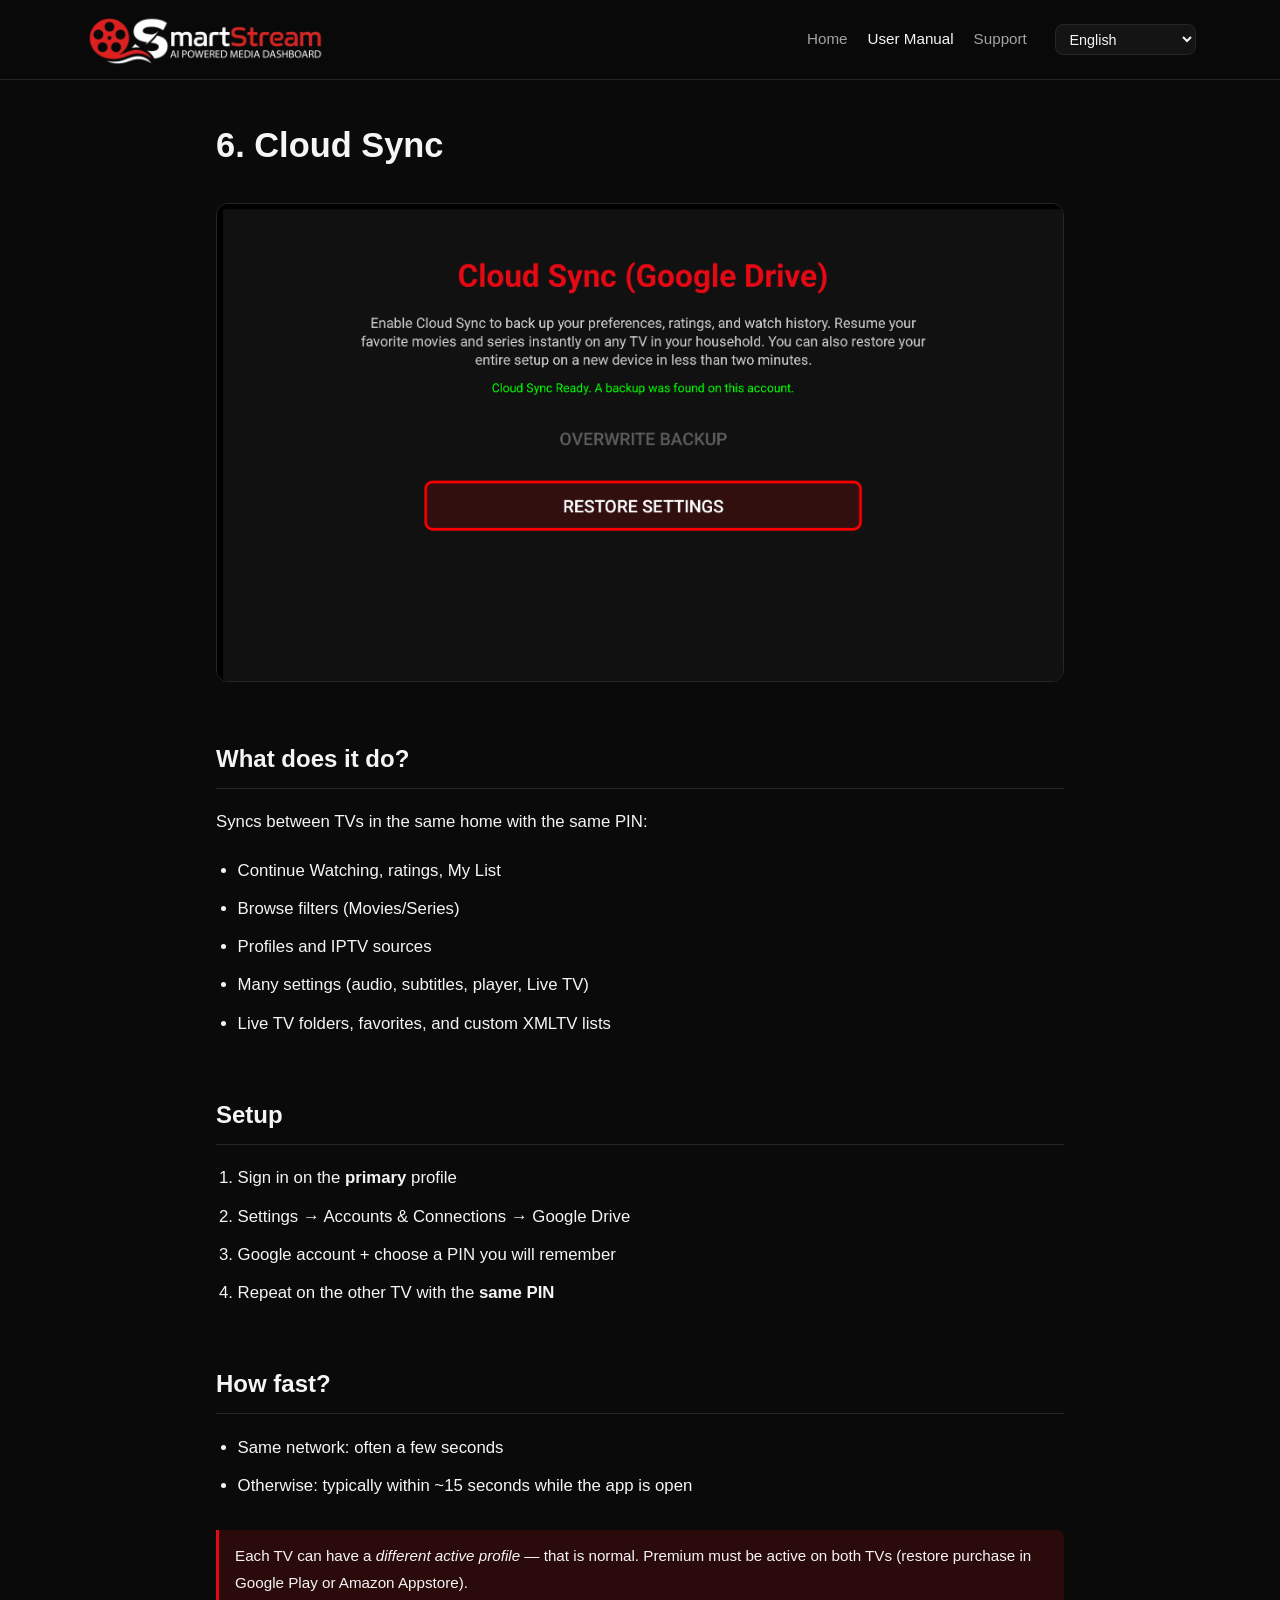
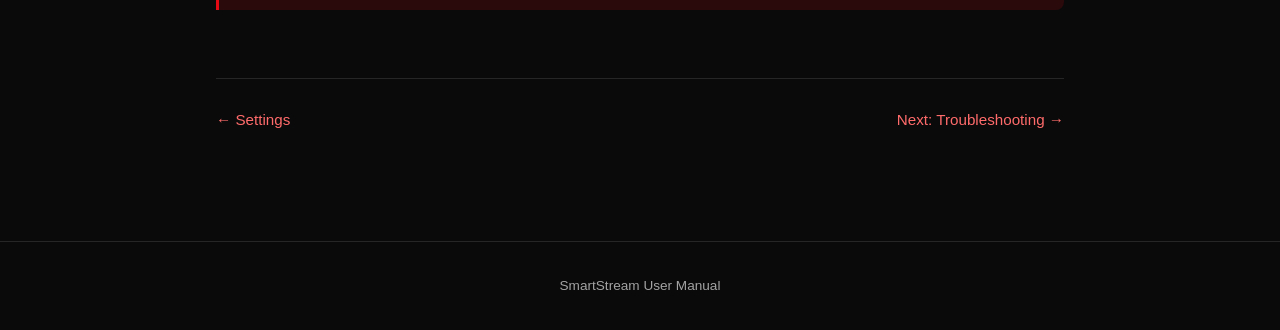
<file: user-manual/cloud-sync-user.html>
<!DOCTYPE html>
<html lang="en">
<head>
  <meta charset="UTF-8">
  <meta name="viewport" content="width=device-width, initial-scale=1.0">
  <title>Cloud Sync — SmartStream</title>
  <link rel="stylesheet" href="../assets/doc.css">
</head>
<body data-title-key="m.cs.title">
  <header class="site-header">
    <div class="site-header-inner">
      <a class="site-logo" href="../index.html"><img src="../images/brand/smartstream-logo.png" alt="SmartStream"></a>
      <nav class="site-nav">
        <a href="../index.html" data-i18n="nav.home">Home</a>
        <a href="index.html" class="active" data-i18n="nav.manual">User Manual</a>
        <a href="https://github.com/smartstream-app/smartstream-app.github.io/issues" target="_blank" rel="noopener" data-i18n="nav.support">Support</a>
      </nav>
      <div class="lang-switch" id="langSwitch"></div>
    </div>
  </header>

  <main>
    <h1 data-i18n="m.cs.h1">6. Cloud Sync</h1>

    <figure class="figure">
      <img src="../images/screenshots/14-cloud-sync.png" data-i18n-alt="m.cs.figAlt" alt="Cloud Sync" onerror="this.outerHTML='<div class=\'figure placeholder\'>Screenshot needed: 14-cloud-sync.png</div>'">
    </figure>

    <h2 data-i18n="m.cs.whatH">What does it do?</h2>
    <p data-i18n="m.cs.whatP">Syncs between TVs in the same home with the same PIN:</p>
    <ul>
      <li data-i18n="m.cs.what1">Continue Watching, ratings, My List</li>
      <li data-i18n="m.cs.what2">Browse filters (Movies/Series)</li>
      <li data-i18n="m.cs.what3">Profiles and IPTV sources</li>
      <li data-i18n="m.cs.what4">Many settings (audio, subtitles, player, Live TV)</li>
      <li data-i18n="m.cs.what5">Live TV folders, favorites, and custom XMLTV lists</li>
    </ul>

    <h2 data-i18n="m.cs.setupH">Setup</h2>
    <ol>
      <li data-i18n-html="m.cs.setup1">Sign in on the <strong>primary</strong> profile</li>
      <li data-i18n="m.cs.setup2">Settings â†’ Accounts &amp; Connections â†’ Google Drive</li>
      <li data-i18n="m.cs.setup3">Google account + choose a PIN you will remember</li>
      <li data-i18n-html="m.cs.setup4">Repeat on the other TV with the <strong>same PIN</strong></li>
    </ol>

    <h2 data-i18n="m.cs.speedH">How fast?</h2>
    <ul>
      <li data-i18n="m.cs.speed1">Same network: often a few seconds</li>
      <li data-i18n="m.cs.speed2">Otherwise: typically within ~15 seconds while the app is open</li>
    </ul>

    <div class="note" data-i18n-html="m.cs.note">Each TV can have a <em>different active profile</em> — that is normal. Premium must be active on both TVs (restore purchase in Google Play or Amazon Appstore).</div>

    <p class="pager">
      <a href="settings.html" data-i18n="m.cs.pagerPrev">â† Settings</a>
      <a href="troubleshooting.html" data-i18n="m.cs.pagerNext">Next: Troubleshooting â†’</a>
    </p>
  </main>

  <footer class="site-footer" data-i18n="manual.footer">SmartStream User Manual</footer>
  <script src="../assets/i18n-product.js"></script>
  <script src="../assets/i18n-manual.js"></script>
  <script src="../assets/i18n.js"></script>
  <script src="../assets/site.js"></script>
</body>
</html>
</file>
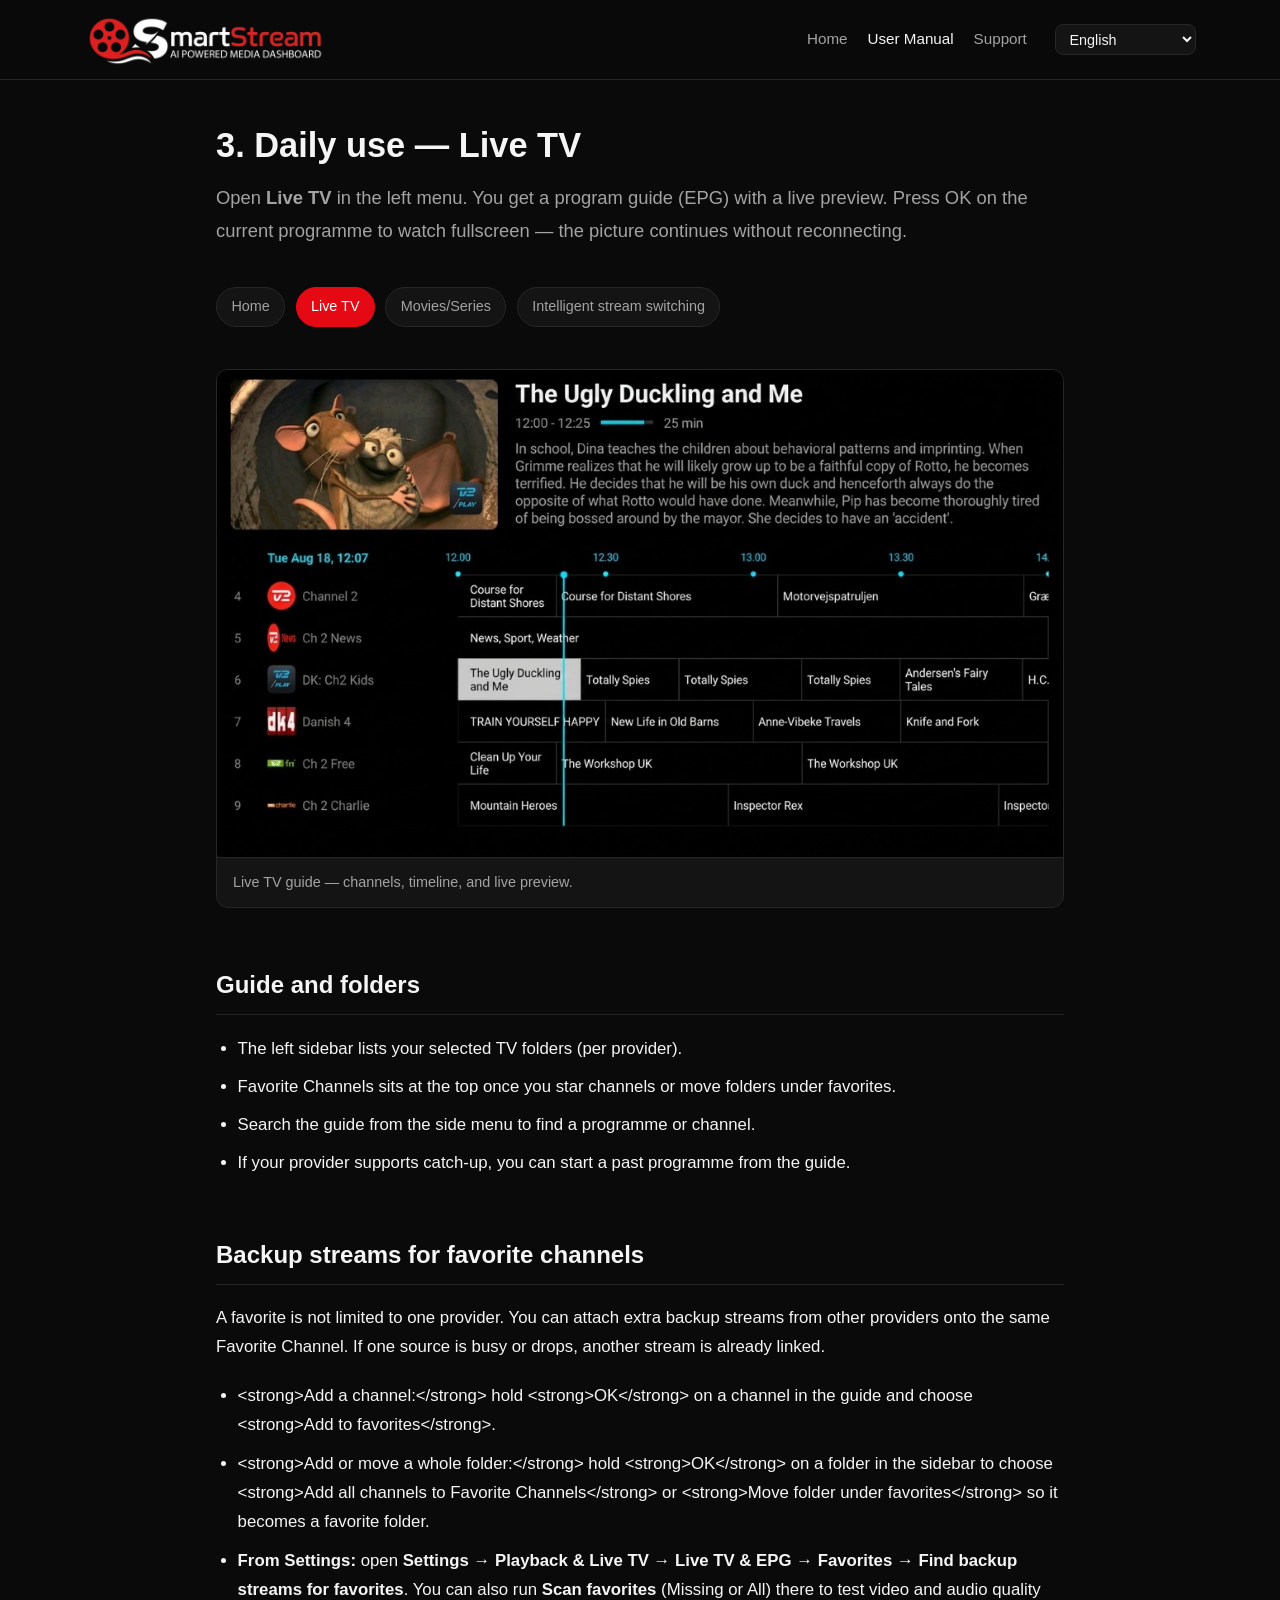
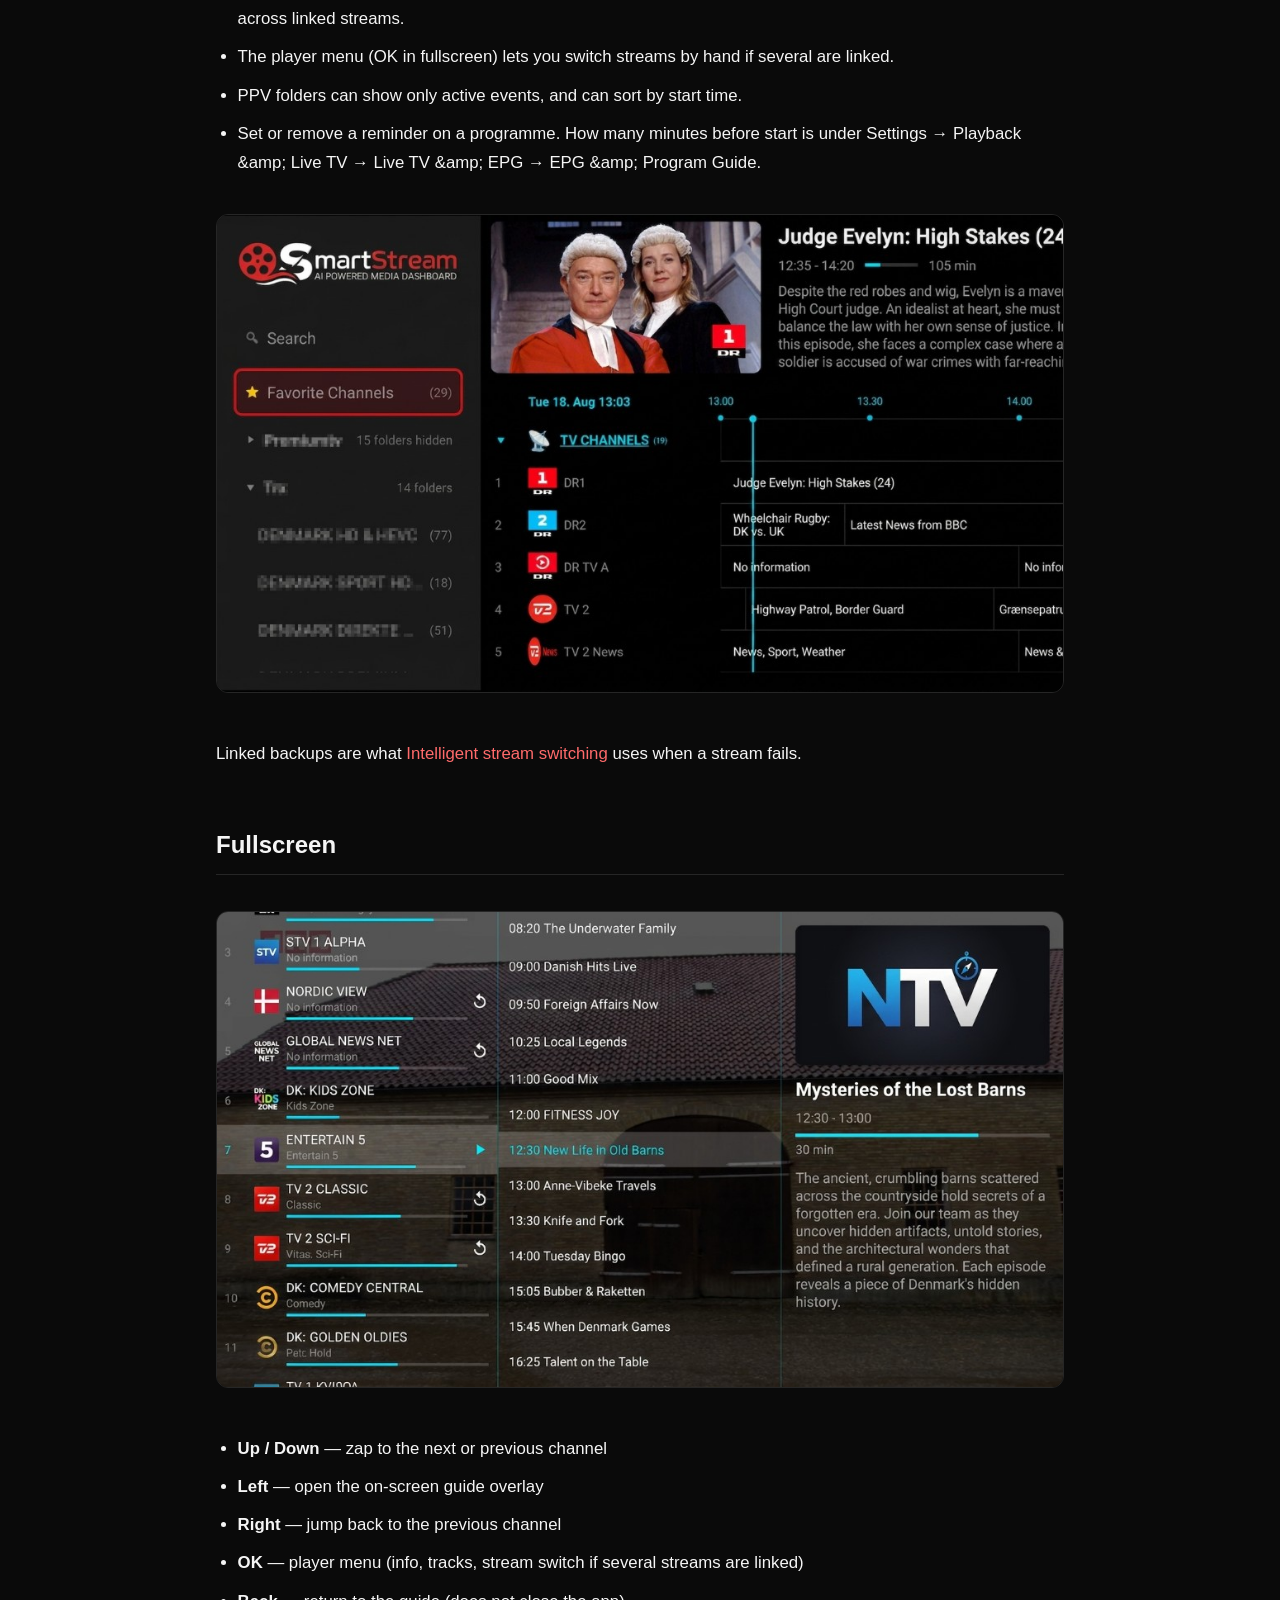
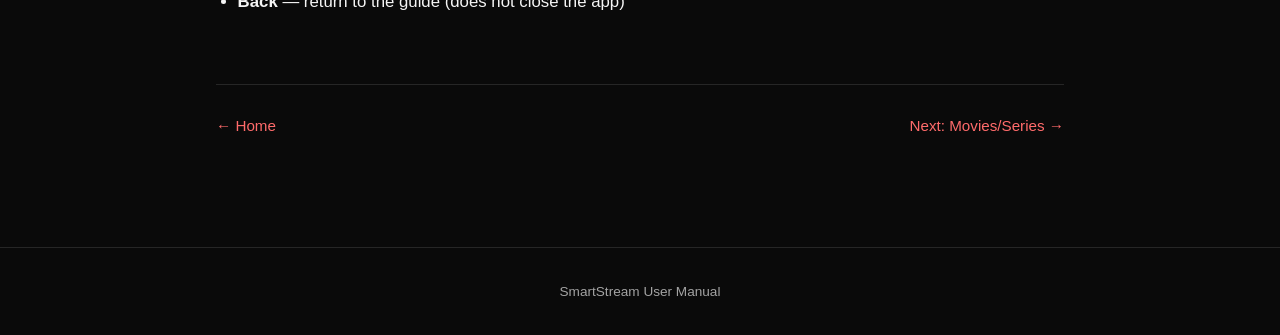
<file: user-manual/daily-live-tv.html>
<!DOCTYPE html>
<html lang="en">
<head>
  <meta charset="UTF-8">
  <meta name="viewport" content="width=device-width, initial-scale=1.0">
  <title>Daily use — Live TV — SmartStream</title>
  <link rel="stylesheet" href="../assets/doc.css">
</head>
<body data-title-key="m.du.liveTitle">
  <header class="site-header">
    <div class="site-header-inner">
      <a class="site-logo" href="../index.html"><img src="../images/brand/smartstream-logo.png" alt="SmartStream"></a>
      <nav class="site-nav">
        <a href="../index.html" data-i18n="nav.home">Home</a>
        <a href="index.html" class="active" data-i18n="nav.manual">User Manual</a>
        <a href="https://github.com/smartstream-app/smartstream-app.github.io/issues" target="_blank" rel="noopener" data-i18n="nav.support">Support</a>
      </nav>
      <div class="lang-switch" id="langSwitch"></div>
    </div>
  </header>

  <main>
    <h1 data-i18n="m.du.livePageH">3. Daily use — Live TV</h1>
    <p class="lead" data-i18n-html="m.du.liveIntro">Open <strong>Live TV</strong> in the left menu. You get a program guide (EPG) with a live preview. Press OK on the current programme to watch fullscreen — the picture continues without reconnecting.</p>

    <nav class="screen-nav" aria-label="Daily use">
      <a href="daily-use.html" data-i18n="m.du.navHome">Home</a>
      <a href="daily-live-tv.html" class="active" data-i18n="m.du.navLive">Live TV</a>
      <a href="daily-movies.html" data-i18n="m.du.navMovies">Movies/Series</a>
      <a href="daily-switching.html" data-i18n="m.du.navSwitch">Intelligent stream switching</a>
    </nav>

    <figure class="figure">
      <img src="../images/screenshots/25-live-tv-epg.png" data-i18n-alt="m.du.liveAlt" alt="Live TV EPG" onerror="this.outerHTML='<div class=\'figure placeholder\'>Screenshot needed: 25-live-tv-epg.png</div>'">
      <figcaption data-i18n="m.du.liveCap">Live TV guide — channels, timeline, and live preview.</figcaption>
    </figure>

    <h2 data-i18n="m.du.liveGuideH">Guide and folders</h2>
    <ul>
      <li data-i18n="m.du.live1">The left sidebar lists your selected TV folders (per provider).</li>
      <li data-i18n="m.du.live2">Favorite Channels and Favorite PPVs sit at the top once you star channels.</li>
      <li data-i18n="m.du.live3">Search the guide from the side menu to find a programme or channel.</li>
      <li data-i18n="m.du.live4">If your provider supports catch-up, you can start a past programme from the guide.</li>
    </ul>

    <h2 data-i18n="m.du.liveFavH">Favorite Channels and multiple streams</h2>
    <p data-i18n="m.du.liveMultiP">A favorite is not limited to one provider. You can attach extra backup streams from other providers onto the same Favorite Channel. If one source is busy or drops, another stream is already linked.</p>
    <ul>
      <li data-i18n="m.du.liveFav1">Add a channel to Favorite Channels or Favorite PPVs from the guide.</li>
      <li data-i18n="m.du.liveFav2">You can add a whole folder at once.</li>
      <li data-i18n-html="m.du.liveMulti1"><strong>Link extra streams:</strong> from a channel, choose add stream to an existing favorite — or use Settings → Playback &amp; Live TV → Live TV &amp; EPG → Favorites → Link stream to favorites.</li>
      <li data-i18n="m.du.liveMulti2">The player menu (OK in fullscreen) lets you switch streams by hand if several are linked.</li>
      <li data-i18n="m.du.liveFav3">PPV folders can show only active events, and can sort by start time.</li>
      <li data-i18n="m.du.liveFav4">Set or remove a reminder on a programme. How many minutes before start is under Settings → Playback &amp; Live TV → Live TV &amp; EPG.</li>
    </ul>
    <figure class="figure">
      <img src="../images/screenshots/27-live-tv-favorites.png" data-i18n-alt="m.du.liveFavAlt" alt="Live TV favorites" onerror="this.outerHTML='<div class=\'figure placeholder\'>Screenshot needed: 27-live-tv-favorites.png</div>'">
    </figure>
    <p data-i18n-html="m.du.liveMultiNote">Linked backups are what <a href="daily-switching.html">Intelligent stream switching</a> uses when a stream fails.</p>

    <h2 data-i18n="m.du.liveFsH">Fullscreen</h2>
    <figure class="figure">
      <img src="../images/screenshots/26-live-tv-fullscreen.png" data-i18n-alt="m.du.liveFsAlt" alt="Live TV fullscreen" onerror="this.outerHTML='<div class=\'figure placeholder\'>Screenshot needed: 26-live-tv-fullscreen.png</div>'">
    </figure>
    <ul>
      <li data-i18n-html="m.du.liveFs1"><strong>Up / Down</strong> — zap to the next or previous channel</li>
      <li data-i18n-html="m.du.liveFs2"><strong>Left</strong> — open the on-screen guide overlay</li>
      <li data-i18n-html="m.du.liveFs3"><strong>Right</strong> — jump back to the previous channel</li>
      <li data-i18n-html="m.du.liveFs4"><strong>OK</strong> — player menu (info, tracks, stream switch if several streams are linked)</li>
      <li data-i18n-html="m.du.liveFs5"><strong>Back</strong> — return to the guide (does not close the app)</li>
    </ul>

    <p class="pager">
      <a href="daily-use.html" data-i18n="m.du.livePagerPrev">← Home</a>
      <a href="daily-movies.html" data-i18n="m.du.livePagerNext">Next: Movies/Series →</a>
    </p>
  </main>

  <footer class="site-footer" data-i18n="manual.footer">SmartStream User Manual</footer>
  <script src="../assets/i18n-product.js"></script>
  <script src="../assets/i18n-manual.js"></script>
  <script src="../assets/i18n.js"></script>
  <script src="../assets/site.js"></script>
</body>
</html>
</file>
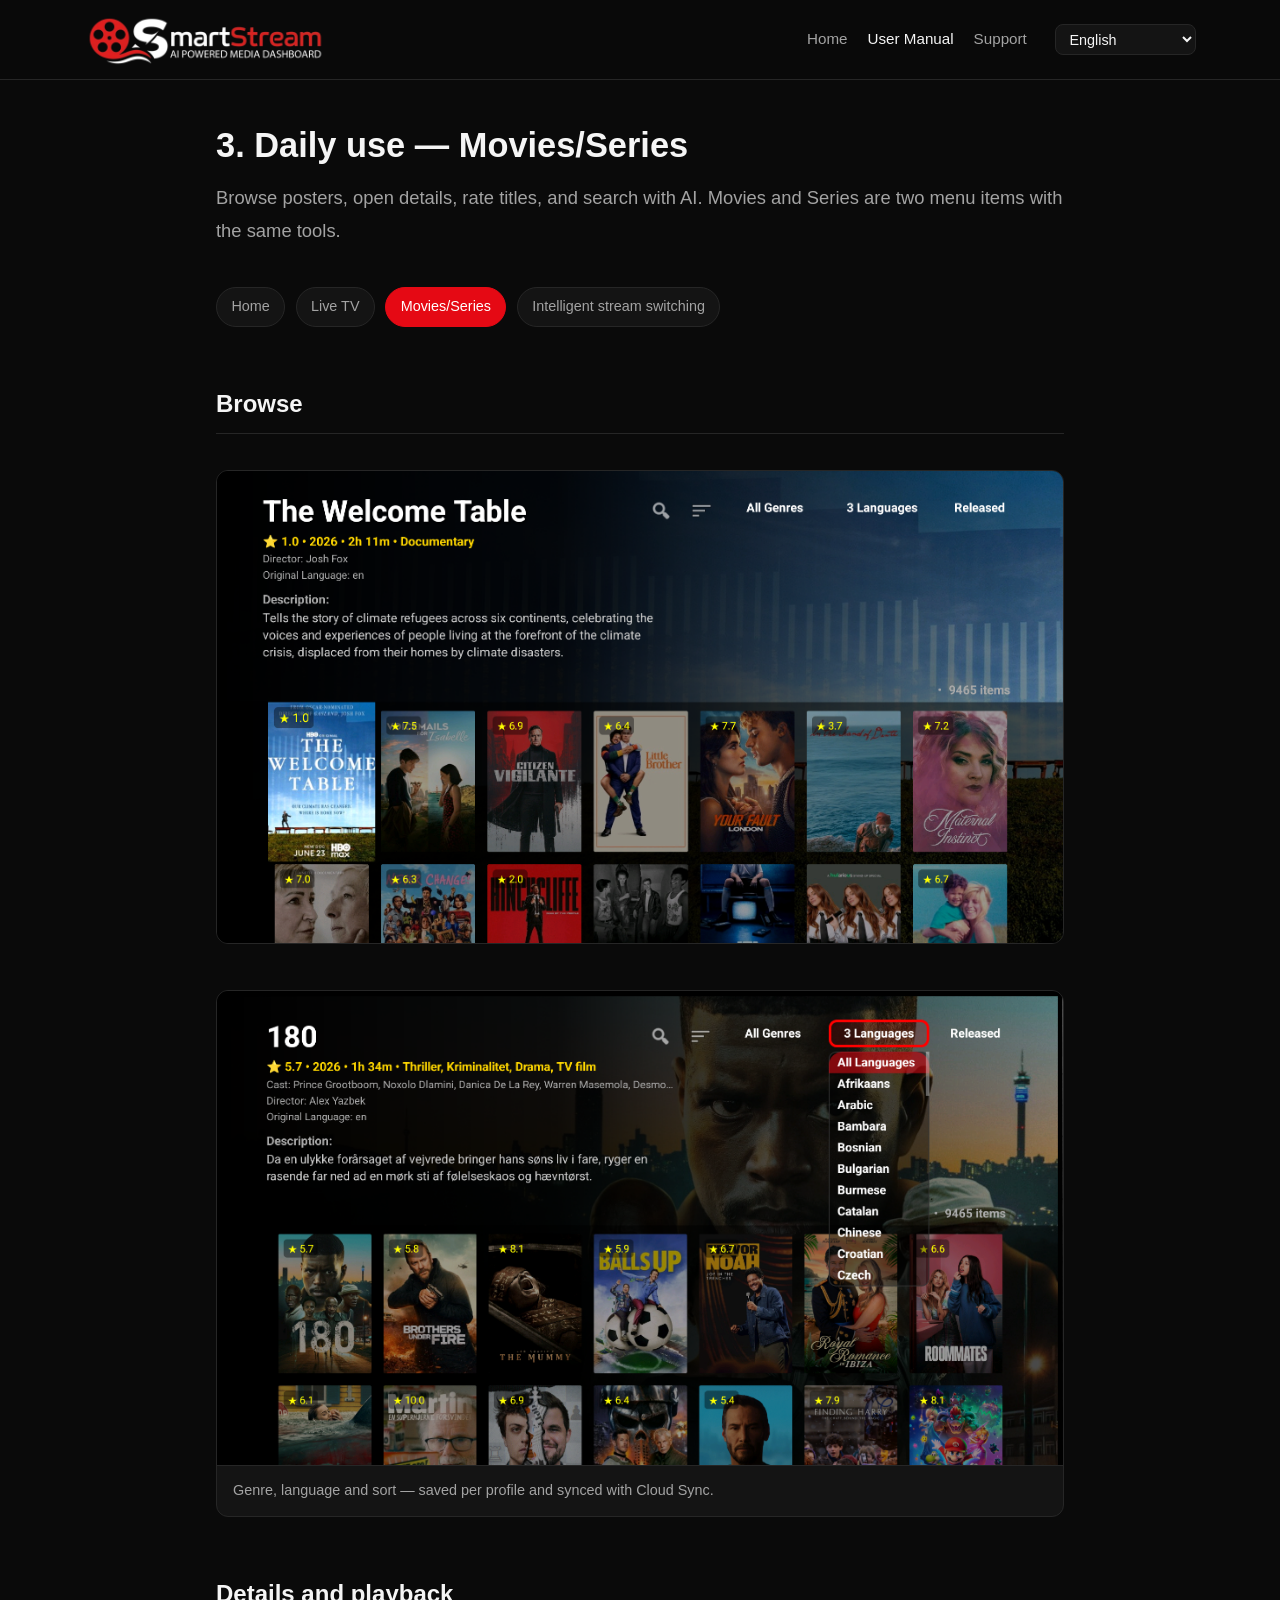
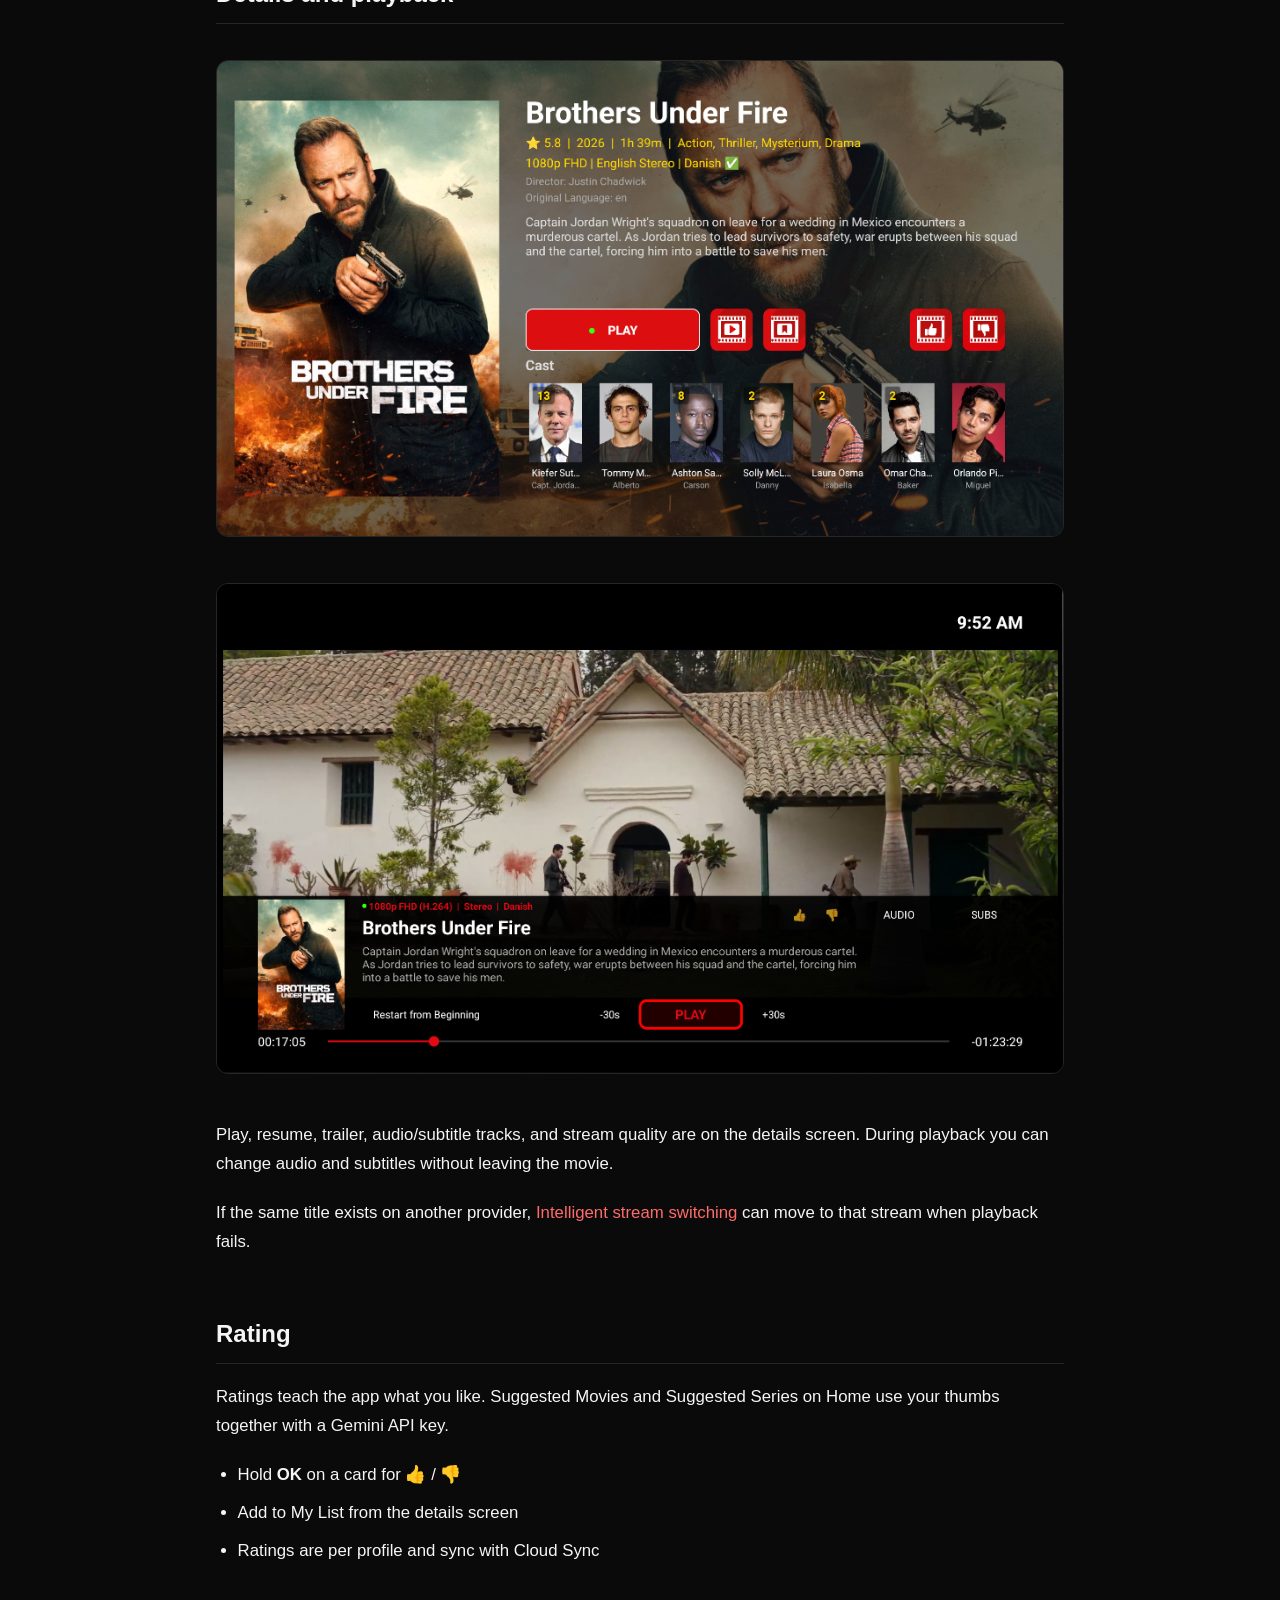
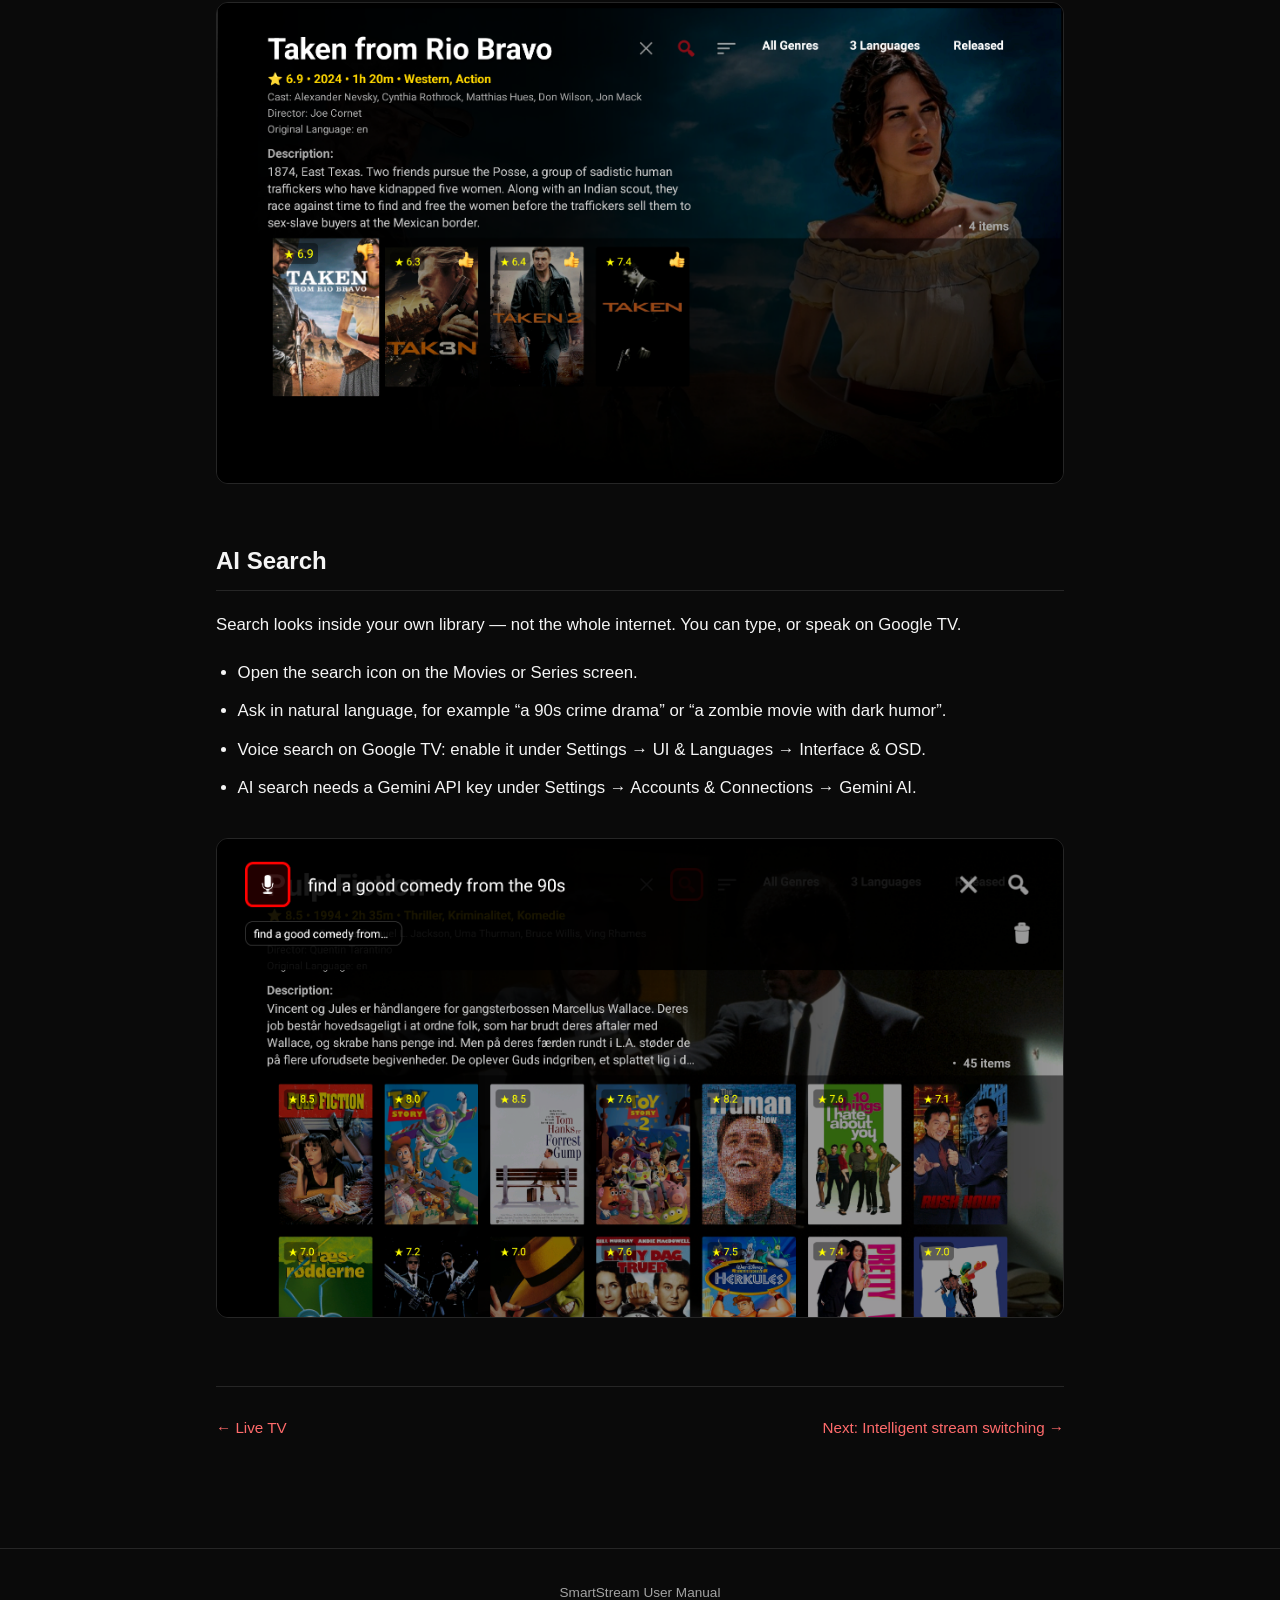
<file: user-manual/daily-movies.html>
<!DOCTYPE html>
<html lang="en">
<head>
  <meta charset="UTF-8">
  <meta name="viewport" content="width=device-width, initial-scale=1.0">
  <title>Daily use — Movies/Series — SmartStream</title>
  <link rel="stylesheet" href="../assets/doc.css">
</head>
<body data-title-key="m.du.moviesTitle">
  <header class="site-header">
    <div class="site-header-inner">
      <a class="site-logo" href="../index.html"><img src="../images/brand/smartstream-logo.png" alt="SmartStream"></a>
      <nav class="site-nav">
        <a href="../index.html" data-i18n="nav.home">Home</a>
        <a href="index.html" class="active" data-i18n="nav.manual">User Manual</a>
        <a href="https://github.com/smartstream-app/smartstream-app.github.io/issues" target="_blank" rel="noopener" data-i18n="nav.support">Support</a>
      </nav>
      <div class="lang-switch" id="langSwitch"></div>
    </div>
  </header>

  <main>
    <h1 data-i18n="m.du.moviesPageH">3. Daily use — Movies/Series</h1>
    <p class="lead" data-i18n="m.du.moviesLead">Browse posters, open details, rate titles, and search with AI. Movies and Series are two menu items with the same tools.</p>

    <nav class="screen-nav" aria-label="Daily use">
      <a href="daily-use.html" data-i18n="m.du.navHome">Home</a>
      <a href="daily-live-tv.html" data-i18n="m.du.navLive">Live TV</a>
      <a href="daily-movies.html" class="active" data-i18n="m.du.navMovies">Movies/Series</a>
      <a href="daily-switching.html" data-i18n="m.du.navSwitch">Intelligent stream switching</a>
    </nav>

    <h2 data-i18n="m.du.moviesH">Browse</h2>
    <figure class="figure">
      <img src="../images/screenshots/04-movies-browse.png" data-i18n-alt="m.du.browseAlt" alt="Movies" onerror="this.outerHTML='<div class=\'figure placeholder\'>Screenshot needed: 04-movies-browse.png</div>'">
    </figure>
    <figure class="figure">
      <img src="../images/screenshots/05-movies-filters.png" data-i18n-alt="m.du.filtersAlt" alt="Filters" onerror="this.outerHTML='<div class=\'figure placeholder\'>Screenshot needed: 05-movies-filters.png</div>'">
      <figcaption data-i18n="m.du.filtersCap">Genre, language and sort — saved per profile and synced with Cloud Sync.</figcaption>
    </figure>

    <h2 data-i18n="m.du.detailsH">Details and playback</h2>
    <figure class="figure">
      <img src="../images/screenshots/06-details-movie.png" data-i18n-alt="m.du.detailsAlt" alt="Details" onerror="this.outerHTML='<div class=\'figure placeholder\'>Screenshot needed: 06-details-movie.png</div>'">
    </figure>
    <figure class="figure">
      <img src="../images/screenshots/07-playback-controls.png" data-i18n-alt="m.du.playAlt" alt="Playback" onerror="this.outerHTML='<div class=\'figure placeholder\'>Screenshot needed: 07-playback-controls.png</div>'">
    </figure>
    <p data-i18n="m.du.detailsP">Play, resume, trailer, audio/subtitle tracks, and stream quality are on the details screen. During playback you can change audio and subtitles without leaving the movie.</p>
    <p data-i18n-html="m.du.moviesSwitchNote">If the same title exists on another provider, <a href="daily-switching.html">Intelligent stream switching</a> can move to that stream when playback fails.</p>

    <h2 data-i18n="m.du.ratingsH">Rating</h2>
    <p data-i18n="m.du.ratingsP">Ratings teach the app what you like. Suggested Movies and Suggested Series on Home use your thumbs together with a Gemini API key.</p>
    <ul>
      <li data-i18n-html="m.du.ratings1">Hold <strong>OK</strong> on a card for 👍 / 👎</li>
      <li data-i18n="m.du.ratings2">Add to My List from the details screen</li>
      <li data-i18n="m.du.ratings3">Ratings are per profile and sync with Cloud Sync</li>
    </ul>
    <figure class="figure">
      <img src="../images/screenshots/17-rating-badge.png" data-i18n-alt="m.du.ratingAlt" alt="Rating" onerror="this.outerHTML='<div class=\'figure placeholder\'>Screenshot needed: 17-rating-badge.png</div>'">
    </figure>

    <h2 data-i18n="m.du.searchH">AI Search</h2>
    <p data-i18n="m.du.searchP2">Search looks inside your own library — not the whole internet. You can type, or speak on Google TV.</p>
    <ul>
      <li data-i18n="m.du.search1">Open the search icon on the Movies or Series screen.</li>
      <li data-i18n="m.du.search2">Ask in natural language, for example “a 90s crime drama” or “a zombie movie with dark humor”.</li>
      <li data-i18n="m.du.search3">Voice search on Google TV: enable it under Settings → UI &amp; Languages → Interface &amp; OSD.</li>
      <li data-i18n="m.du.search4">AI search needs a Gemini API key under Settings → Accounts &amp; Connections → Gemini AI.</li>
    </ul>
    <figure class="figure">
      <img src="../images/screenshots/16-search-ai.png" data-i18n-alt="m.du.searchAlt" alt="AI search" onerror="this.outerHTML='<div class=\'figure placeholder\'>Screenshot needed: 16-search-ai.png</div>'">
    </figure>

    <p class="pager">
      <a href="daily-live-tv.html" data-i18n="m.du.movPagerPrev">← Live TV</a>
      <a href="daily-switching.html" data-i18n="m.du.movPagerNext">Next: Intelligent stream switching →</a>
    </p>
  </main>

  <footer class="site-footer" data-i18n="manual.footer">SmartStream User Manual</footer>
  <script src="../assets/i18n-product.js"></script>
  <script src="../assets/i18n-manual.js"></script>
  <script src="../assets/i18n.js"></script>
  <script src="../assets/site.js"></script>
</body>
</html>
</file>
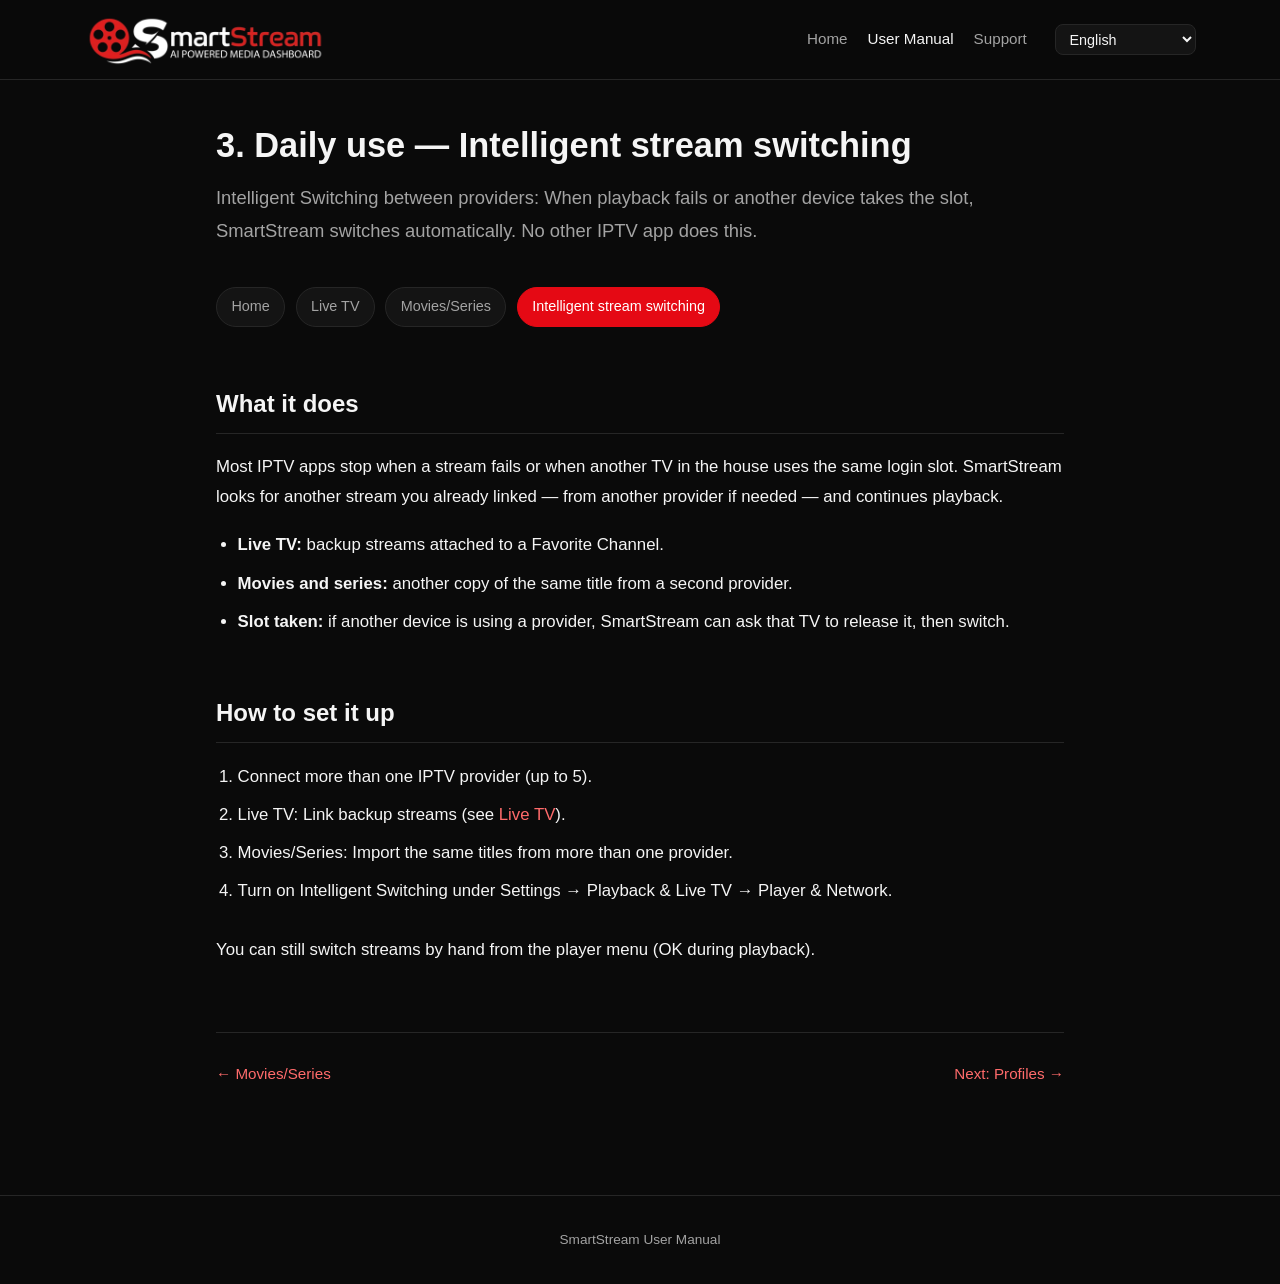
<file: user-manual/daily-switching.html>
<!DOCTYPE html>
<html lang="en">
<head>
  <meta charset="UTF-8">
  <meta name="viewport" content="width=device-width, initial-scale=1.0">
  <title>Daily use — Intelligent stream switching — SmartStream</title>
  <link rel="stylesheet" href="../assets/doc.css">
</head>
<body data-title-key="m.du.switchTitle">
  <header class="site-header">
    <div class="site-header-inner">
      <a class="site-logo" href="../index.html"><img src="../images/brand/smartstream-logo.png" alt="SmartStream"></a>
      <nav class="site-nav">
        <a href="../index.html" data-i18n="nav.home">Home</a>
        <a href="index.html" class="active" data-i18n="nav.manual">User Manual</a>
        <a href="https://github.com/smartstream-app/smartstream-app.github.io/issues" target="_blank" rel="noopener" data-i18n="nav.support">Support</a>
      </nav>
      <div class="lang-switch" id="langSwitch"></div>
    </div>
  </header>

  <main>
    <h1 data-i18n="m.du.switchPageH">3. Daily use — Intelligent stream switching</h1>
    <p class="lead" data-i18n="m.du.switchLead">Intelligent Switching between providers: When playback fails or another device takes the slot, SmartStream switches automatically. No other IPTV app does this.</p>

    <nav class="screen-nav" aria-label="Daily use">
      <a href="daily-use.html" data-i18n="m.du.navHome">Home</a>
      <a href="daily-live-tv.html" data-i18n="m.du.navLive">Live TV</a>
      <a href="daily-movies.html" data-i18n="m.du.navMovies">Movies/Series</a>
      <a href="daily-switching.html" class="active" data-i18n="m.du.navSwitch">Intelligent stream switching</a>
    </nav>

    <h2 data-i18n="m.du.switchWhatH">What it does</h2>
    <p data-i18n="m.du.switchP">Most IPTV apps stop when a stream fails or when another TV in the house uses the same login slot. SmartStream looks for another stream you already linked — from another provider if needed — and continues playback.</p>
    <ul>
      <li data-i18n-html="m.du.switchLi1"><strong>Live TV:</strong> backup streams attached to a Favorite Channel.</li>
      <li data-i18n-html="m.du.switchLi2"><strong>Movies and series:</strong> another copy of the same title from a second provider.</li>
      <li data-i18n-html="m.du.switchLi3"><strong>Slot taken:</strong> if another device is using a provider, SmartStream can ask that TV to release it, then switch.</li>
    </ul>

    <h2 data-i18n="m.du.switchHowH">How to set it up</h2>
    <ol>
      <li data-i18n="m.du.switchHow1">Connect more than one IPTV provider (up to 5).</li>
      <li data-i18n-html="m.du.switchHow2">Live TV: Link backup streams (see <a href="daily-live-tv.html">Live TV</a>).</li>
      <li data-i18n="m.du.switchHow3">Movies/Series: Import the same titles from more than one provider.</li>
      <li data-i18n="m.du.switchHow4">Turn on Intelligent Switching under Settings → Playback &amp; Live TV → Player &amp; Network.</li>
    </ol>
    <p data-i18n="m.du.switchSetP">You can still switch streams by hand from the player menu (OK during playback).</p>

    <p class="pager">
      <a href="daily-movies.html" data-i18n="m.du.swPagerPrev">← Movies/Series</a>
      <a href="profiles.html" data-i18n="m.du.swPagerNext">Next: Profiles →</a>
    </p>
  </main>

  <footer class="site-footer" data-i18n="manual.footer">SmartStream User Manual</footer>
  <script src="../assets/i18n-product.js"></script>
  <script src="../assets/i18n-manual.js"></script>
  <script src="../assets/i18n.js"></script>
  <script src="../assets/site.js"></script>
</body>
</html>
</file>
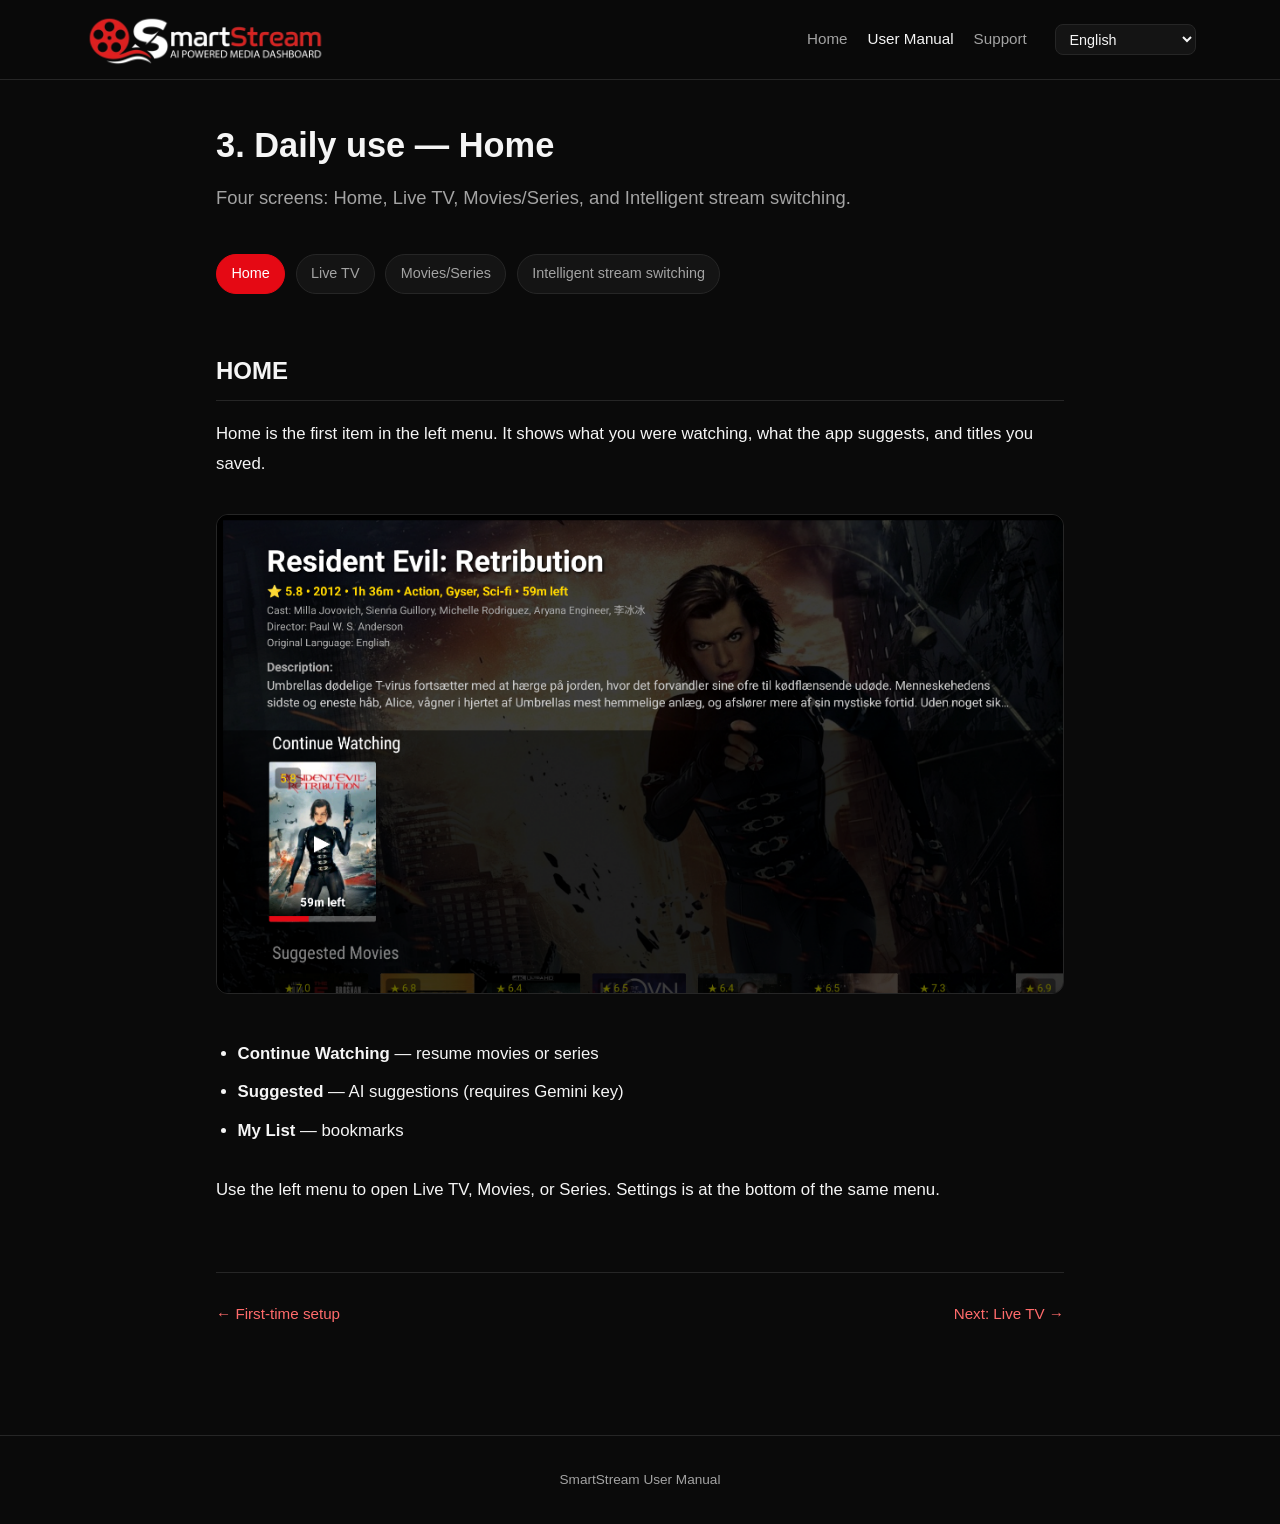
<file: user-manual/daily-use.html>
<!DOCTYPE html>
<html lang="en">
<head>
  <meta charset="UTF-8">
  <meta name="viewport" content="width=device-width, initial-scale=1.0">
  <title>Daily use — Home — SmartStream</title>
  <link rel="stylesheet" href="../assets/doc.css">
</head>
<body data-title-key="m.du.title">
  <header class="site-header">
    <div class="site-header-inner">
      <a class="site-logo" href="../index.html"><img src="../images/brand/smartstream-logo.png" alt="SmartStream"></a>
      <nav class="site-nav">
        <a href="../index.html" data-i18n="nav.home">Home</a>
        <a href="index.html" class="active" data-i18n="nav.manual">User Manual</a>
        <a href="https://github.com/smartstream-app/smartstream-app.github.io/issues" target="_blank" rel="noopener" data-i18n="nav.support">Support</a>
      </nav>
      <div class="lang-switch" id="langSwitch"></div>
    </div>
  </header>

  <main>
    <h1 data-i18n="m.du.h1">3. Daily use — Home</h1>
    <p class="lead" data-i18n="m.du.lead">Four screens: Home, Live TV, Movies/Series, and Intelligent stream switching.</p>

    <nav class="screen-nav" aria-label="Daily use">
      <a href="daily-use.html" class="active" data-i18n="m.du.navHome">Home</a>
      <a href="daily-live-tv.html" data-i18n="m.du.navLive">Live TV</a>
      <a href="daily-movies.html" data-i18n="m.du.navMovies">Movies/Series</a>
      <a href="daily-switching.html" data-i18n="m.du.navSwitch">Intelligent stream switching</a>
    </nav>

    <h2 data-i18n="m.du.homeH">HOME</h2>
    <p data-i18n="m.du.homeP">Home is the first item in the left menu. It shows what you were watching, what the app suggests, and titles you saved.</p>
    <figure class="figure">
      <img src="../images/screenshots/01-home-dashboard.png" data-i18n-alt="m.du.homeAlt" alt="HOME" onerror="this.outerHTML='<div class=\'figure placeholder\'>Screenshot needed: 01-home-dashboard.png</div>'">
    </figure>
    <ul>
      <li data-i18n-html="m.du.home1"><strong>Continue Watching</strong> — resume movies or series</li>
      <li data-i18n-html="m.du.home2"><strong>Suggested</strong> — AI suggestions (requires Gemini key)</li>
      <li data-i18n-html="m.du.home3"><strong>My List</strong> — bookmarks</li>
    </ul>
    <p data-i18n="m.du.homeP2">Use the left menu to open Live TV, Movies, or Series. Settings is at the bottom of the same menu.</p>

    <p class="pager">
      <a href="first-setup.html" data-i18n="m.du.pagerPrev">← First-time setup</a>
      <a href="daily-live-tv.html" data-i18n="m.du.pagerNext">Next: Live TV →</a>
    </p>
  </main>

  <footer class="site-footer" data-i18n="manual.footer">SmartStream User Manual</footer>
  <script src="../assets/i18n-product.js"></script>
  <script src="../assets/i18n-manual.js"></script>
  <script src="../assets/i18n.js"></script>
  <script src="../assets/site.js"></script>
</body>
</html>
</file>
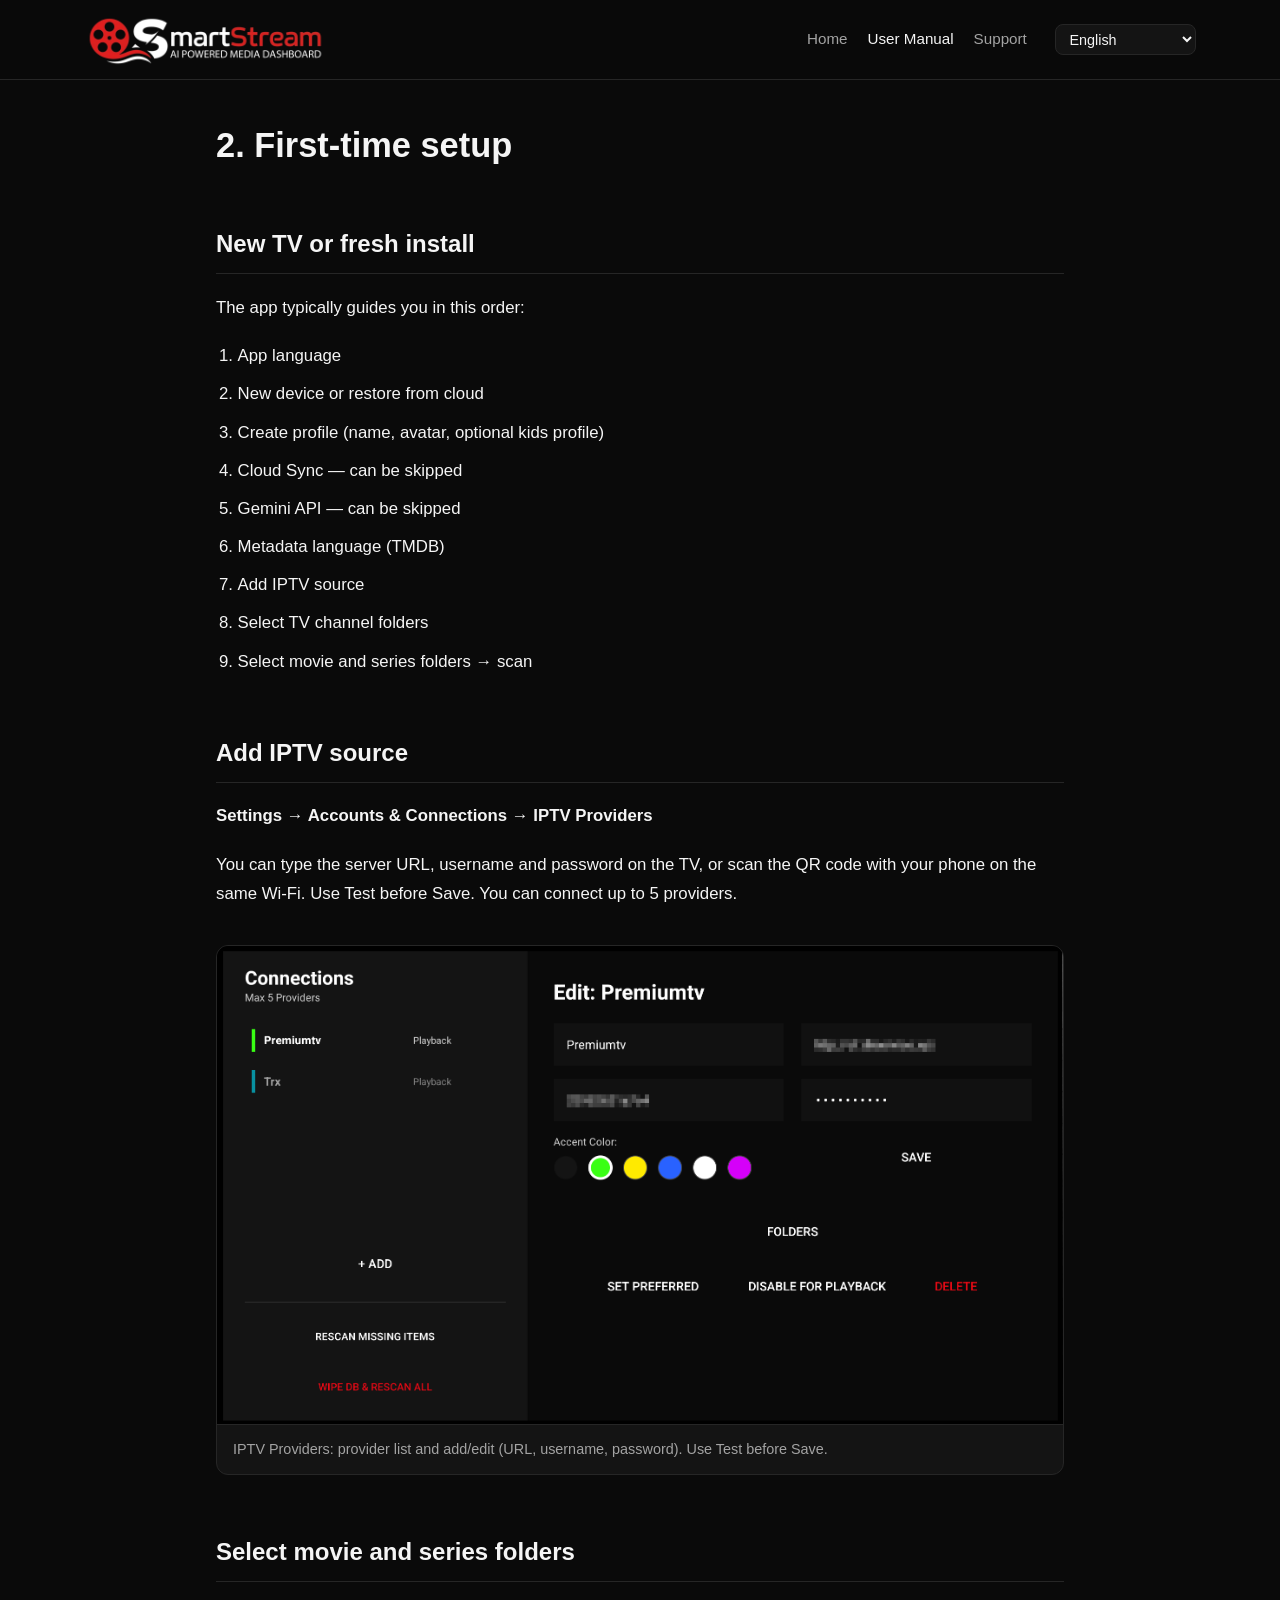
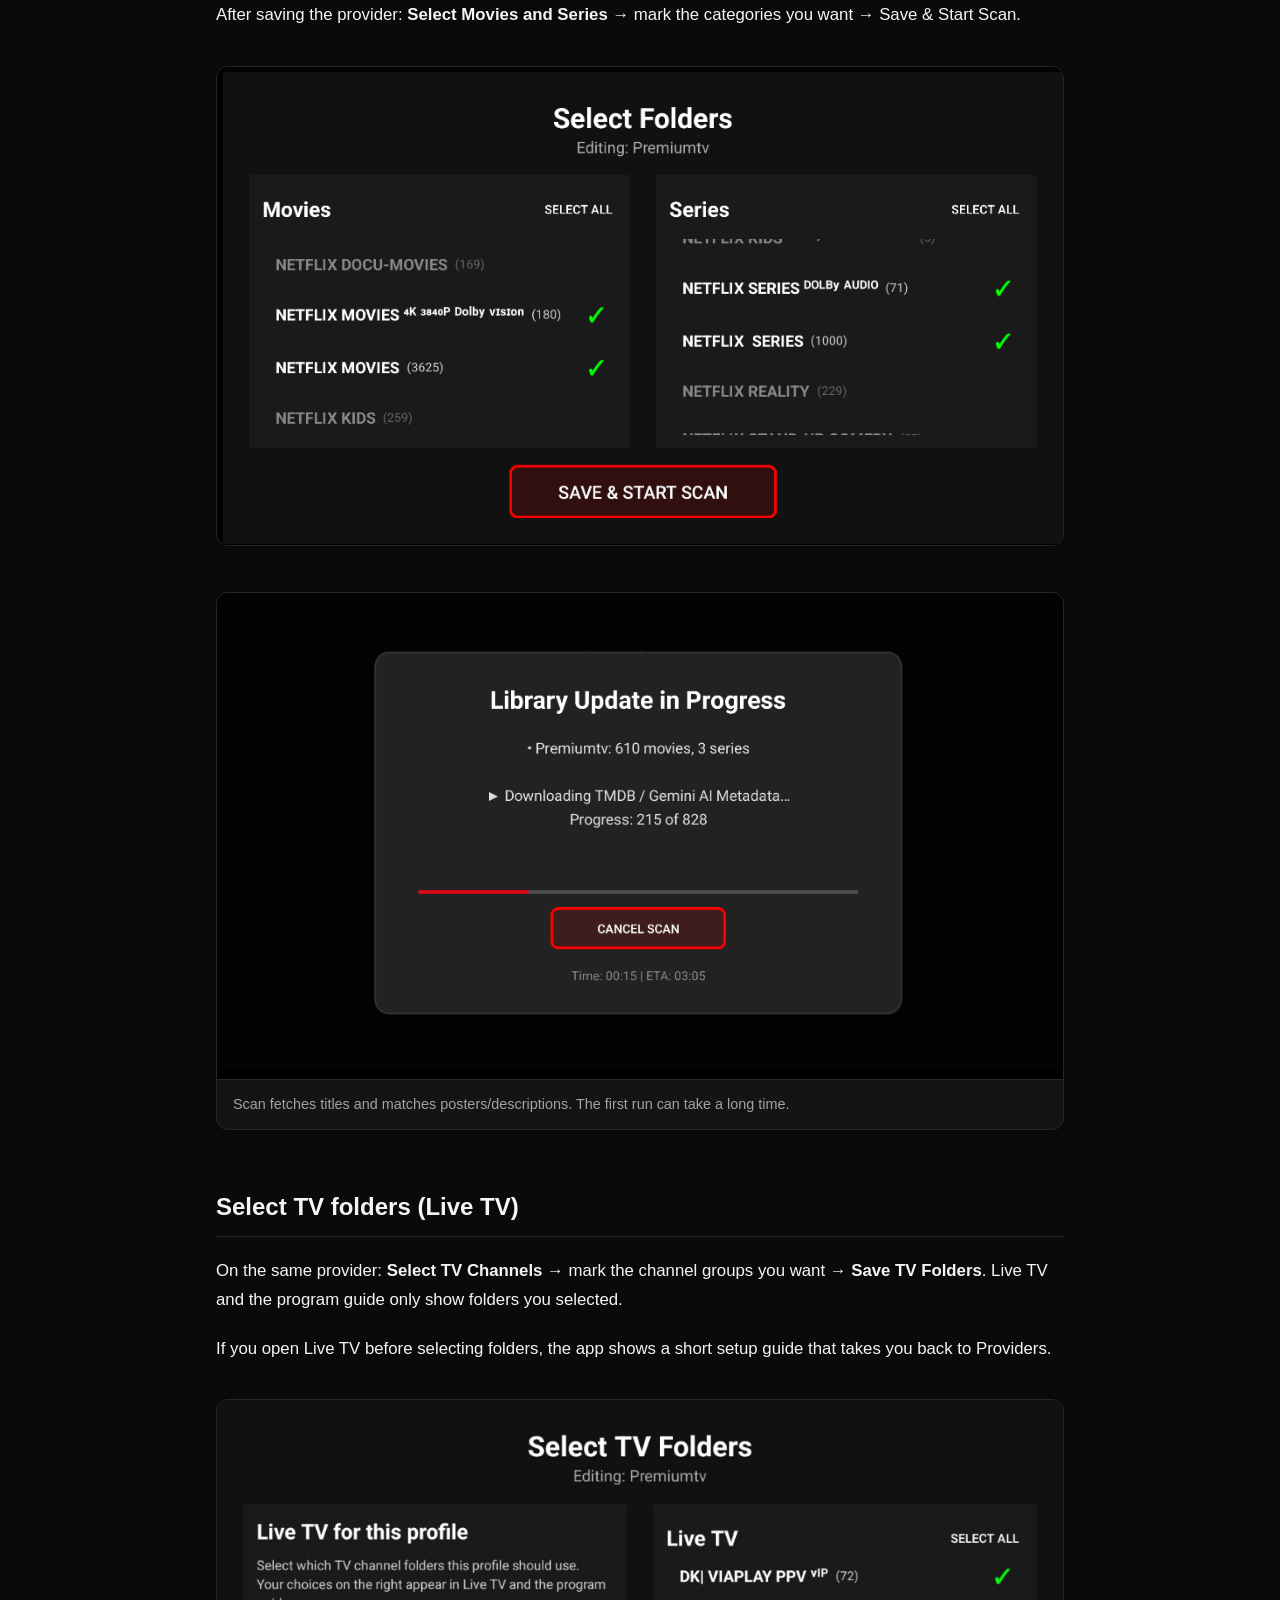
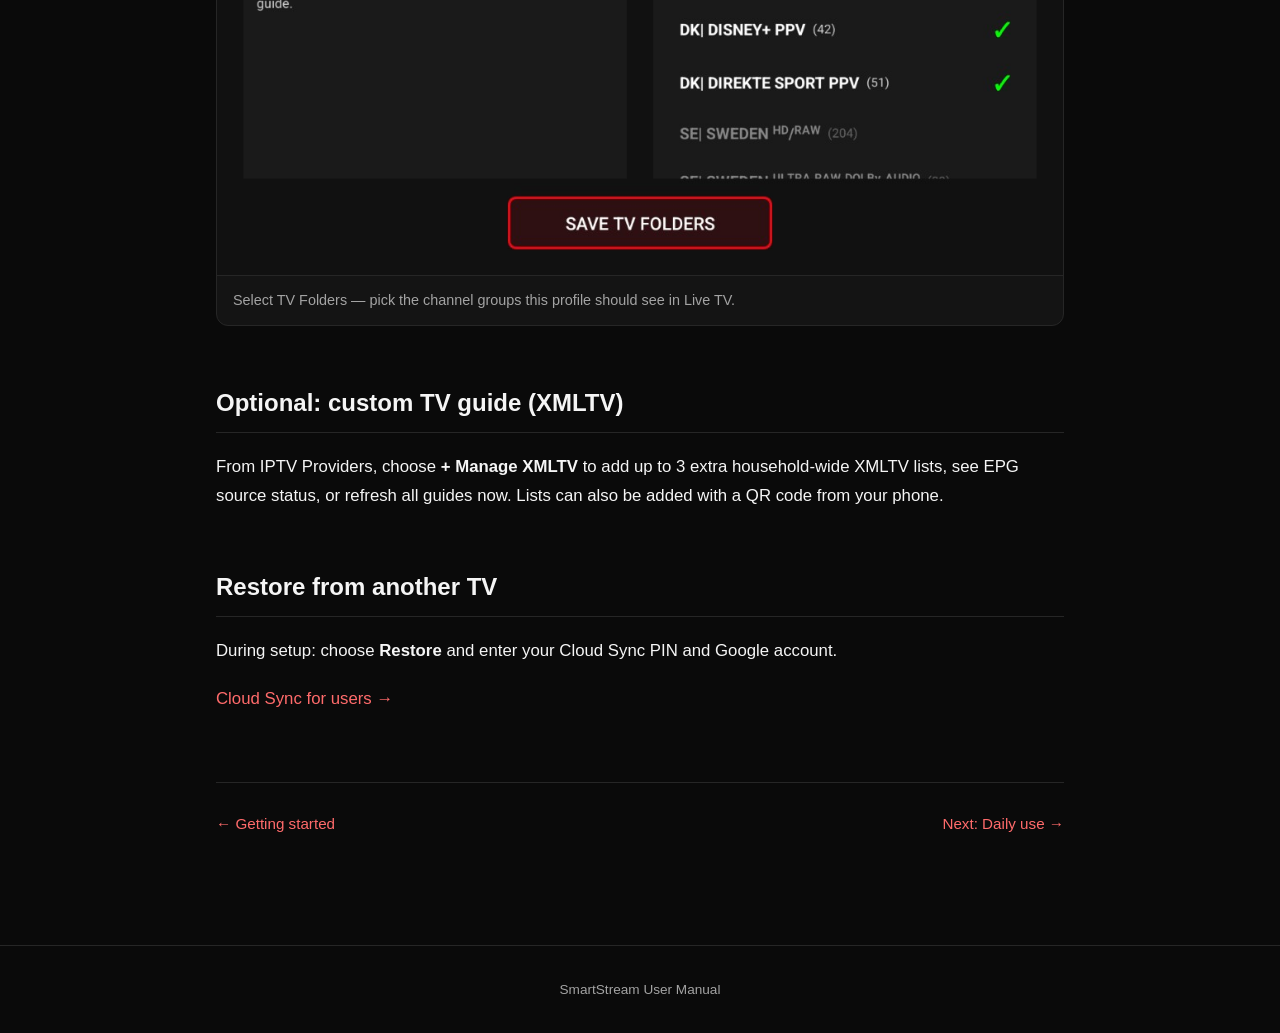
<file: user-manual/first-setup.html>
<!DOCTYPE html>
<html lang="en">
<head>
  <meta charset="UTF-8">
  <meta name="viewport" content="width=device-width, initial-scale=1.0">
  <title>First-time setup — SmartStream</title>
  <link rel="stylesheet" href="../assets/doc.css">
</head>
<body data-title-key="m.fs.title">
  <header class="site-header">
    <div class="site-header-inner">
      <a class="site-logo" href="../index.html"><img src="../images/brand/smartstream-logo.png" alt="SmartStream"></a>
      <nav class="site-nav">
        <a href="../index.html" data-i18n="nav.home">Home</a>
        <a href="index.html" class="active" data-i18n="nav.manual">User Manual</a>
        <a href="https://github.com/smartstream-app/smartstream-app.github.io/issues" target="_blank" rel="noopener" data-i18n="nav.support">Support</a>
      </nav>
      <div class="lang-switch" id="langSwitch"></div>
    </div>
  </header>

  <main>
    <h1 data-i18n="m.fs.h1">2. First-time setup</h1>

    <h2 data-i18n="m.fs.newH">New TV or fresh install</h2>
    <p data-i18n="m.fs.newP">The app typically guides you in this order:</p>
    <ol>
      <li data-i18n="m.fs.new1">App language</li>
      <li data-i18n="m.fs.new2">New device or restore from cloud</li>
      <li data-i18n="m.fs.new3">Create profile (name, avatar, optional kids profile)</li>
      <li data-i18n="m.fs.new4">Cloud Sync — can be skipped</li>
      <li data-i18n="m.fs.new5">Gemini API — can be skipped</li>
      <li data-i18n="m.fs.new6">Metadata language (TMDB)</li>
      <li data-i18n="m.fs.new7">Add IPTV source</li>
      <li data-i18n="m.fs.new8">Select TV channel folders</li>
      <li data-i18n="m.fs.new9">Select movie and series folders → scan</li>
    </ol>

    <h2 data-i18n="m.fs.iptvH">Add IPTV source</h2>
    <p data-i18n-html="m.fs.iptvP"><strong>Settings â†’ Accounts &amp; Connections â†’ IPTV Providers</strong></p>
    <p data-i18n="m.fs.iptvP2">You can type the server URL, username and password on the TV, or scan the QR code with your phone on the same Wi-Fi. Use Test before Save. You can connect up to 5 providers.</p>

    <figure class="figure">
      <img src="../images/screenshots/10-provider-manager.png" data-i18n-alt="m.fs.fig1Alt" alt="IPTV Providers" onerror="this.outerHTML='<div class=\'figure placeholder\'>Screenshot needed: 10-provider-manager.png</div>'">
      <figcaption data-i18n="m.fs.fig1Cap">IPTV Providers: provider list and add/edit (URL, username, password). Use Test before Save.</figcaption>
    </figure>

    <h2 data-i18n="m.fs.foldersH">Select movie and series folders</h2>
    <p data-i18n-html="m.fs.foldersP">After saving the provider: <strong>Select Movies and Series</strong> â†’ mark the categories you want â†’ Save &amp; Start Scan.</p>

    <figure class="figure">
      <img src="../images/screenshots/12-category-selection.png" data-i18n-alt="m.fs.fig2Alt" alt="Categories" onerror="this.outerHTML='<div class=\'figure placeholder\'>Screenshot needed: 12-category-selection.png</div>'">
    </figure>

    <figure class="figure">
      <img src="../images/screenshots/13-scan-progress.png" data-i18n-alt="m.fs.fig3Alt" alt="Scan" onerror="this.outerHTML='<div class=\'figure placeholder\'>Screenshot needed: 13-scan-progress.png</div>'">
      <figcaption data-i18n="m.fs.fig3Cap">Scan fetches titles and matches posters/descriptions. The first run can take a long time.</figcaption>
    </figure>

    <h2 data-i18n="m.fs.liveH">Select TV folders (Live TV)</h2>
    <p data-i18n-html="m.fs.liveP">On the same provider: <strong>Select TV Channels</strong> â†’ mark the channel groups you want â†’ <strong>Save TV Folders</strong>. Live TV and the program guide only show folders you selected.</p>
    <p data-i18n="m.fs.liveP2">If you open Live TV before selecting folders, the app shows a short setup guide that takes you back to Providers.</p>

    <figure class="figure">
      <img src="../images/screenshots/34-select-tv-folders.png" data-i18n-alt="m.fs.fig4Alt" alt="Select TV folders" onerror="this.outerHTML='<div class=\'figure placeholder\'>Screenshot needed: 34-select-tv-folders.png</div>'">
      <figcaption data-i18n="m.fs.fig4Cap">Select TV Folders — pick the channel groups this profile should see in Live TV.</figcaption>
    </figure>

    <h2 data-i18n="m.fs.xmltvH">Optional: custom TV guide (XMLTV)</h2>
    <p data-i18n-html="m.fs.xmltvP">From IPTV Providers, choose <strong>+ Manage XMLTV</strong> to add up to 3 extra household-wide XMLTV lists, see EPG source status, or refresh all guides now. Lists can also be added with a QR code from your phone.</p>

    <h2 data-i18n="m.fs.restoreH">Restore from another TV</h2>
    <p data-i18n-html="m.fs.restoreP">During setup: choose <strong>Restore</strong> and enter your Cloud Sync PIN and Google account.</p>
    <p><a href="cloud-sync-user.html" data-i18n="m.fs.restoreLink">Cloud Sync for users â†’</a></p>

    <p class="pager">
      <a href="getting-started.html" data-i18n="m.fs.pagerPrev">â† Getting started</a>
      <a href="daily-use.html" data-i18n="m.fs.pagerNext">Next: Daily use â†’</a>
    </p>
  </main>

  <footer class="site-footer" data-i18n="manual.footer">SmartStream User Manual</footer>
  <script src="../assets/i18n-product.js"></script>
  <script src="../assets/i18n-manual.js"></script>
  <script src="../assets/i18n.js"></script>
  <script src="../assets/site.js"></script>
</body>
</html>
</file>
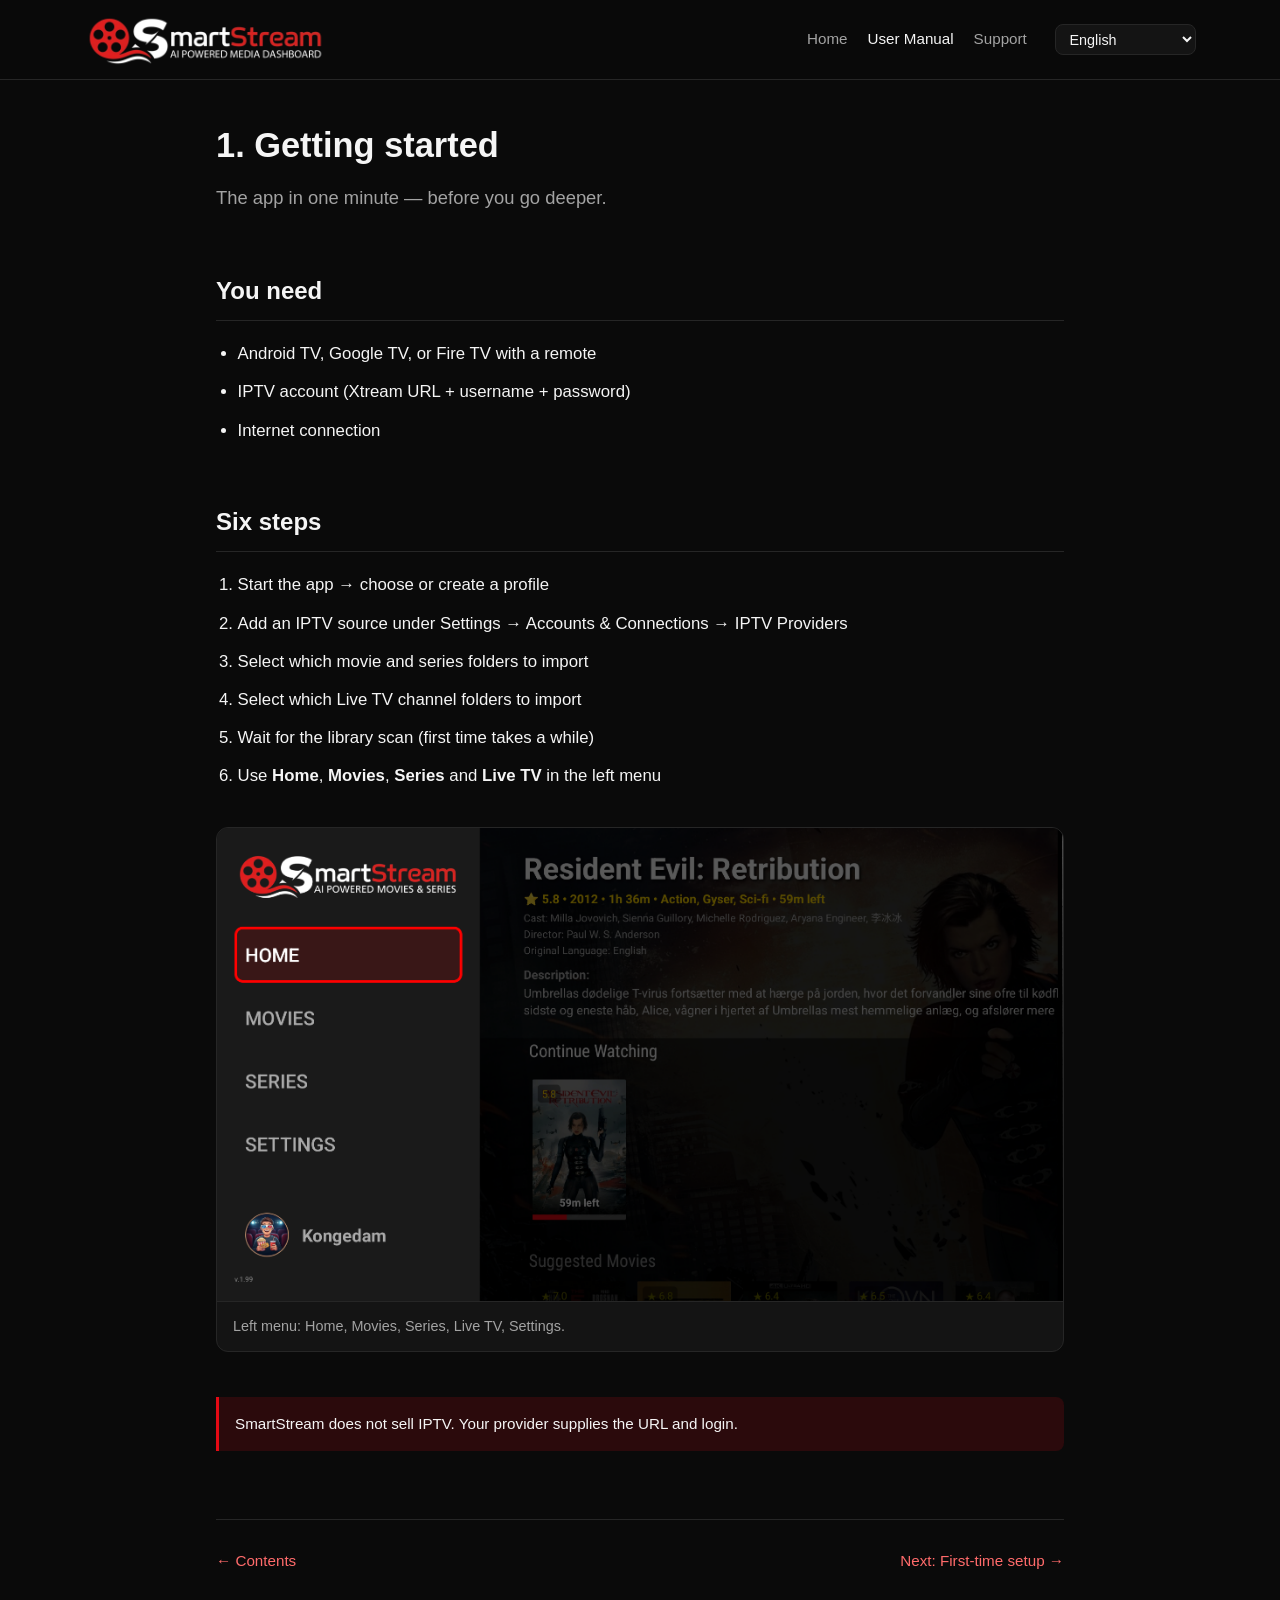
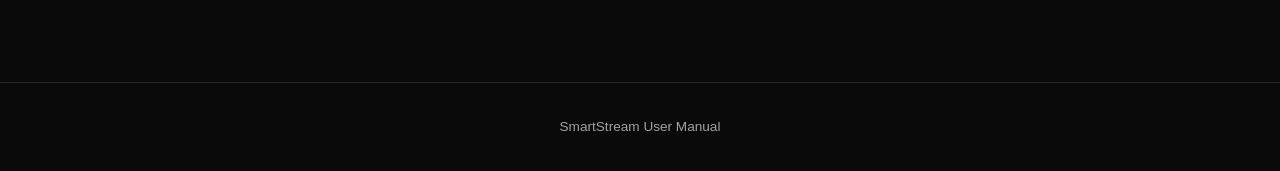
<file: user-manual/getting-started.html>
<!DOCTYPE html>
<html lang="en">
<head>
  <meta charset="UTF-8">
  <meta name="viewport" content="width=device-width, initial-scale=1.0">
  <title>Getting started — SmartStream</title>
  <link rel="stylesheet" href="../assets/doc.css">
</head>
<body data-title-key="m.gs.title">
  <header class="site-header">
    <div class="site-header-inner">
      <a class="site-logo" href="../index.html"><img src="../images/brand/smartstream-logo.png" alt="SmartStream"></a>
      <nav class="site-nav">
        <a href="../index.html" data-i18n="nav.home">Home</a>
        <a href="index.html" class="active" data-i18n="nav.manual">User Manual</a>
        <a href="https://github.com/smartstream-app/smartstream-app.github.io/issues" target="_blank" rel="noopener" data-i18n="nav.support">Support</a>
      </nav>
      <div class="lang-switch" id="langSwitch"></div>
    </div>
  </header>

  <main>
    <h1 data-i18n="m.gs.h1">1. Getting started</h1>
    <p class="lead" data-i18n="m.gs.lead">The app in one minute — before you go deeper.</p>

    <h2 data-i18n="m.gs.needH">You need</h2>
    <ul>
      <li data-i18n="m.gs.need1">Android TV, Google TV, or Fire TV with a remote</li>
      <li data-i18n="m.gs.need2">IPTV account (Xtream URL + username + password)</li>
      <li data-i18n="m.gs.need3">Internet connection</li>
    </ul>

    <h2 data-i18n="m.gs.stepsH">Six steps</h2>
    <ol>
      <li data-i18n="m.gs.step1">Start the app â†’ choose or create a profile</li>
      <li data-i18n="m.gs.step2">Add an IPTV source under Settings â†’ Accounts &amp; Connections â†’ IPTV Providers</li>
      <li data-i18n="m.gs.step3">Select which movie and series folders to import</li>
      <li data-i18n="m.gs.step4">Select which Live TV channel folders to import</li>
      <li data-i18n="m.gs.step5">Wait for the library scan (first time takes a while)</li>
      <li data-i18n-html="m.gs.step6">Use <strong>Home</strong>, <strong>Movies</strong>, <strong>Series</strong> and <strong>Live TV</strong> in the left menu</li>
    </ol>

    <figure class="figure">
      <img src="../images/screenshots/02-sidebar-navigation.png" data-i18n-alt="m.gs.figAlt" alt="Sidebar" onerror="this.outerHTML='<div class=\'figure placeholder\'>Screenshot needed: 02-sidebar-navigation.png</div>'">
      <figcaption data-i18n="m.gs.figCap">Left menu: Home, Movies, Series, Live TV, Settings.</figcaption>
    </figure>

    <div class="note" data-i18n="m.gs.note">SmartStream does not sell IPTV. Your provider supplies the URL and login.</div>

    <p class="pager">
      <a href="index.html" data-i18n="m.gs.pagerPrev">â† Contents</a>
      <a href="first-setup.html" data-i18n="m.gs.pagerNext">Next: First-time setup â†’</a>
    </p>
  </main>

  <footer class="site-footer" data-i18n="manual.footer">SmartStream User Manual</footer>
  <script src="../assets/i18n-product.js"></script>
  <script src="../assets/i18n-manual.js"></script>
  <script src="../assets/i18n.js"></script>
  <script src="../assets/site.js"></script>
</body>
</html>
</file>
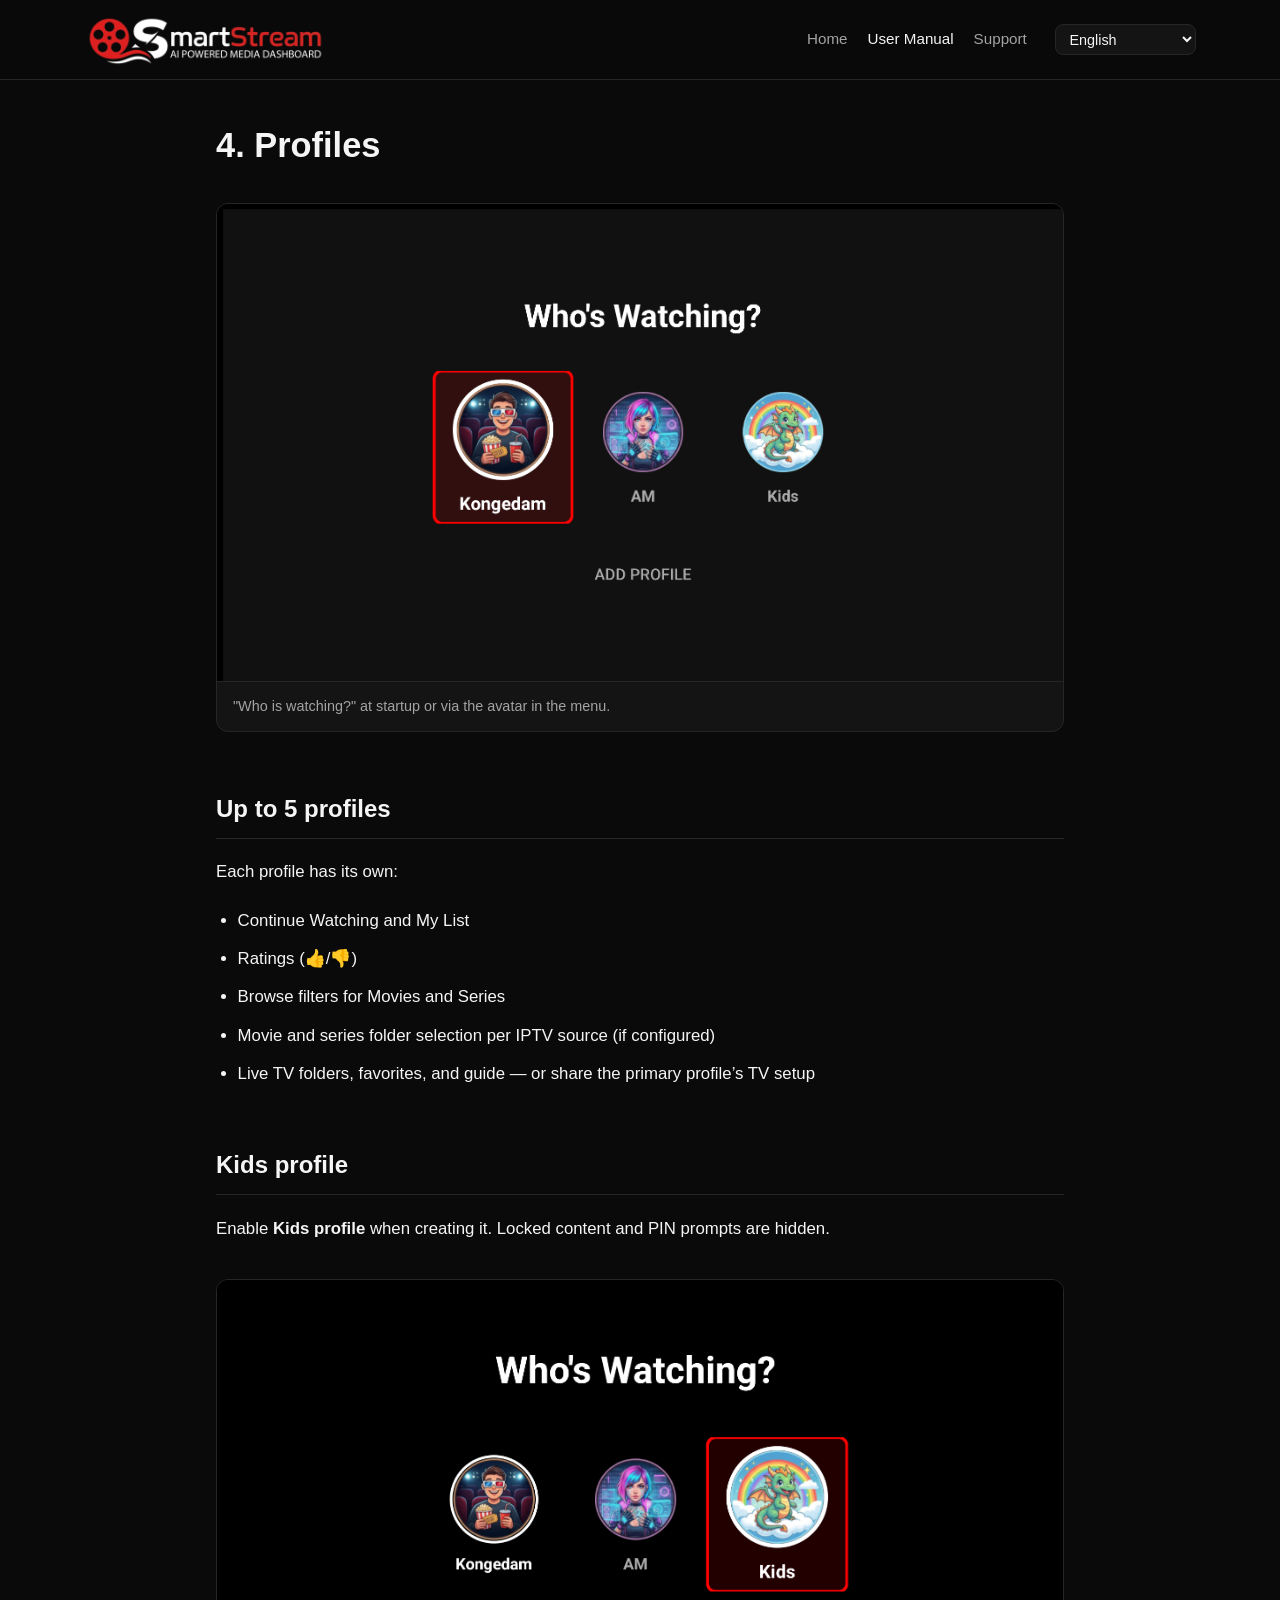
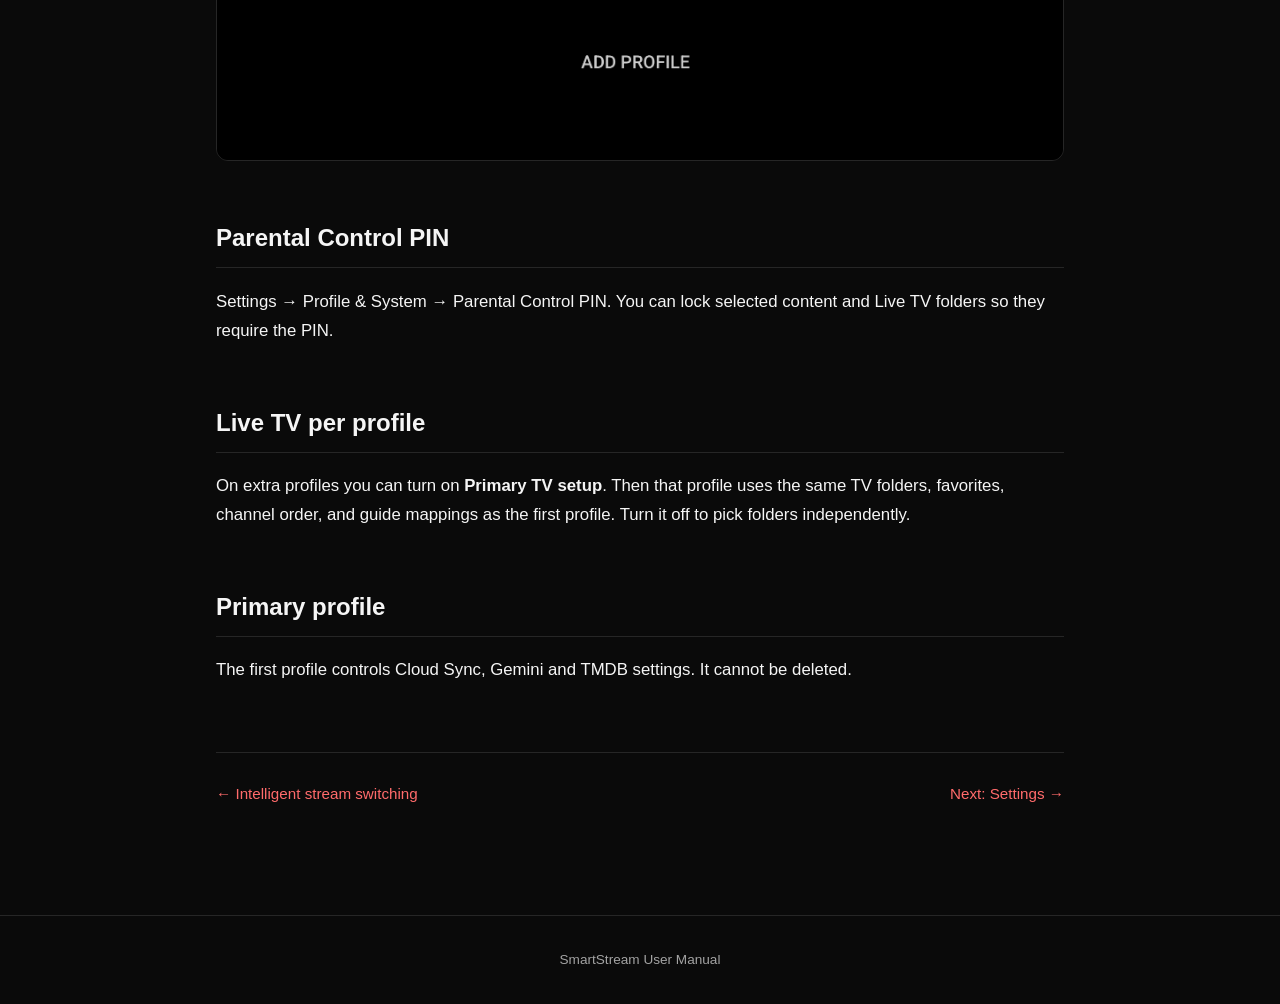
<file: user-manual/profiles.html>
<!DOCTYPE html>
<html lang="en">
<head>
  <meta charset="UTF-8">
  <meta name="viewport" content="width=device-width, initial-scale=1.0">
  <title>Profiles — SmartStream</title>
  <link rel="stylesheet" href="../assets/doc.css">
</head>
<body data-title-key="m.pr.title">
  <header class="site-header">
    <div class="site-header-inner">
      <a class="site-logo" href="../index.html"><img src="../images/brand/smartstream-logo.png" alt="SmartStream"></a>
      <nav class="site-nav">
        <a href="../index.html" data-i18n="nav.home">Home</a>
        <a href="index.html" class="active" data-i18n="nav.manual">User Manual</a>
        <a href="https://github.com/smartstream-app/smartstream-app.github.io/issues" target="_blank" rel="noopener" data-i18n="nav.support">Support</a>
      </nav>
      <div class="lang-switch" id="langSwitch"></div>
    </div>
  </header>

  <main>
    <h1 data-i18n="m.pr.h1">4. Profiles</h1>

    <figure class="figure">
      <img src="../images/screenshots/03-profile-selection.png" data-i18n-alt="m.pr.figAlt" alt="Profiles" onerror="this.outerHTML='<div class=\'figure placeholder\'>Screenshot needed: 03-profile-selection.png</div>'">
      <figcaption data-i18n="m.pr.figCap">"Who is watching?" at startup or via the avatar in the menu.</figcaption>
    </figure>

    <h2 data-i18n="m.pr.up5H">Up to 5 profiles</h2>
    <p data-i18n="m.pr.up5P">Each profile has its own:</p>
    <ul>
      <li data-i18n="m.pr.up5_1">Continue Watching and My List</li>
      <li data-i18n="m.pr.up5_2">Ratings (👍/👎)</li>
      <li data-i18n="m.pr.up5_3">Browse filters for Movies and Series</li>
      <li data-i18n="m.pr.up5_4">Movie and series folder selection per IPTV source (if configured)</li>
      <li data-i18n="m.pr.up5_5">Live TV folders, favorites, and guide — or share the primary profile’s TV setup</li>
    </ul>

    <h2 data-i18n="m.pr.kidsH">Kids profile</h2>
    <p data-i18n-html="m.pr.kidsP">Enable <strong>Kids profile</strong> when creating it. Adult content and PIN prompts are hidden.</p>
    <figure class="figure">
      <img src="../images/screenshots/22-profile-kids.png" data-i18n-alt="m.pr.kidsAlt" alt="Kids profile" onerror="this.outerHTML='<div class=\'figure placeholder\'>Screenshot needed: 22-profile-kids.png</div>'">
    </figure>

    <h2 data-i18n="m.pr.pinH">Adult PIN</h2>
    <p data-i18n="m.pr.pinP">Settings â†’ Profile &amp; System â†’ Parental Control PIN (adult profiles only). You can also mark Live TV folders as adult content so they require the PIN.</p>

    <h2 data-i18n="m.pr.liveH">Live TV per profile</h2>
    <p data-i18n-html="m.pr.liveP">On extra profiles you can turn on <strong>Primary TV setup</strong>. Then that profile uses the same TV folders, favorites, channel order, and guide mappings as the first profile. Turn it off to pick folders independently.</p>

    <h2 data-i18n="m.pr.primaryH">Primary profile</h2>
    <p data-i18n="m.pr.primaryP">The first profile controls Cloud Sync, Gemini and TMDB settings. It cannot be deleted.</p>

    <p class="pager">
      <a href="daily-switching.html" data-i18n="m.pr.pagerPrev">← Intelligent stream switching</a>
      <a href="settings.html" data-i18n="m.pr.pagerNext">Next: Settings â†’</a>
    </p>
  </main>

  <footer class="site-footer" data-i18n="manual.footer">SmartStream User Manual</footer>
  <script src="../assets/i18n-product.js"></script>
  <script src="../assets/i18n-manual.js"></script>
  <script src="../assets/i18n.js"></script>
  <script src="../assets/site.js"></script>
</body>
</html>
</file>
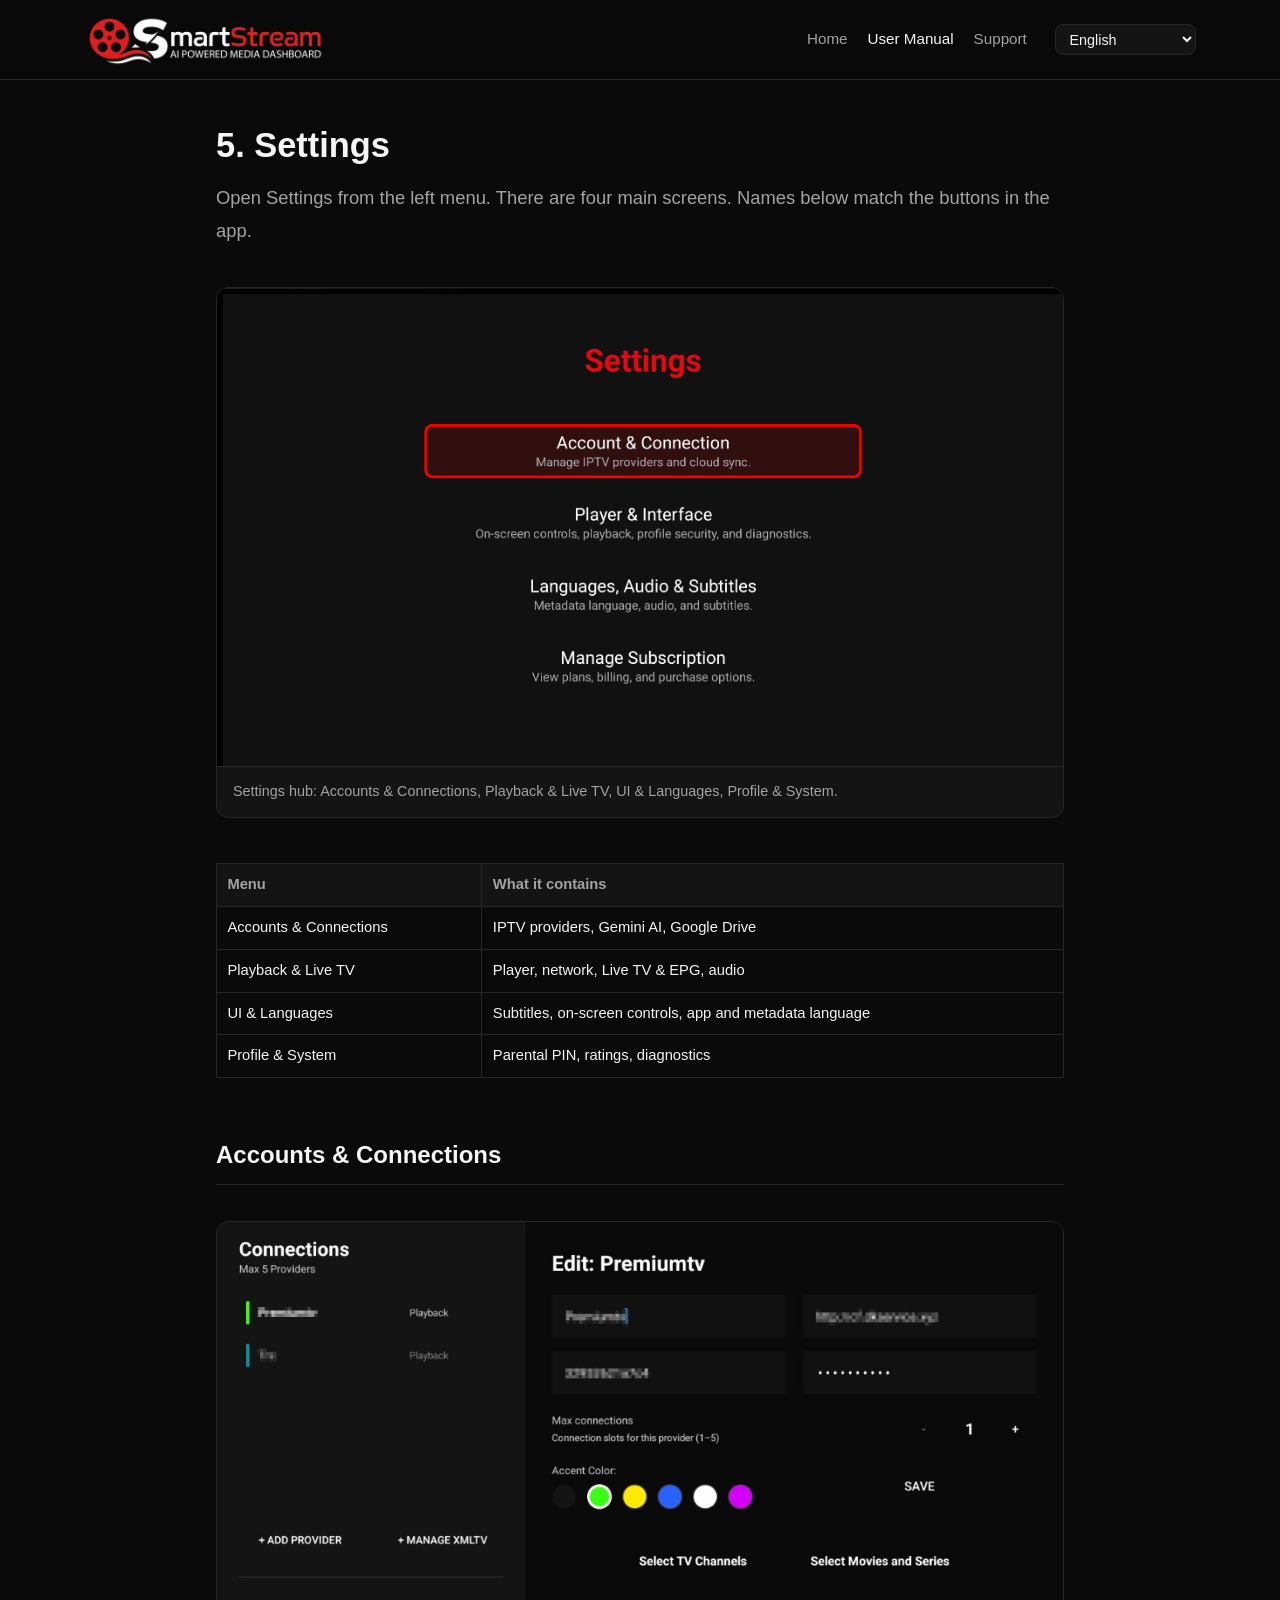
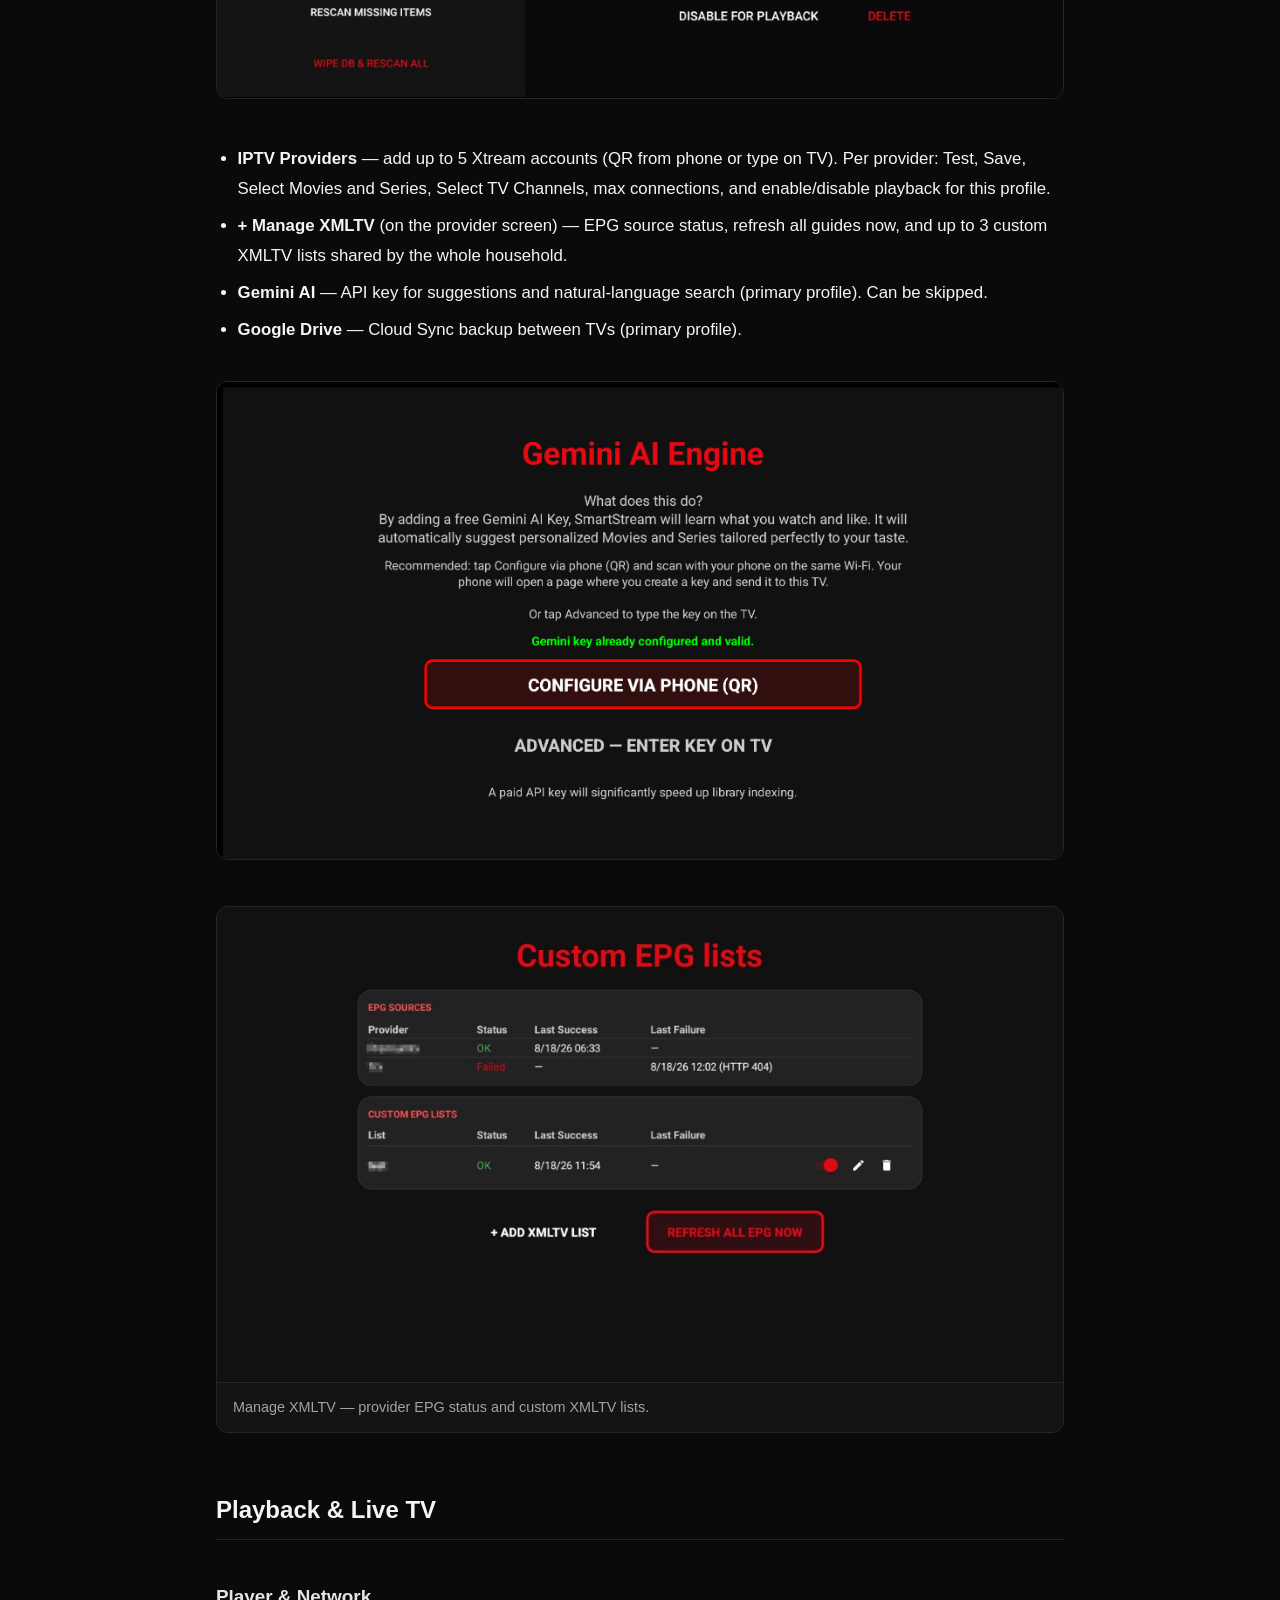
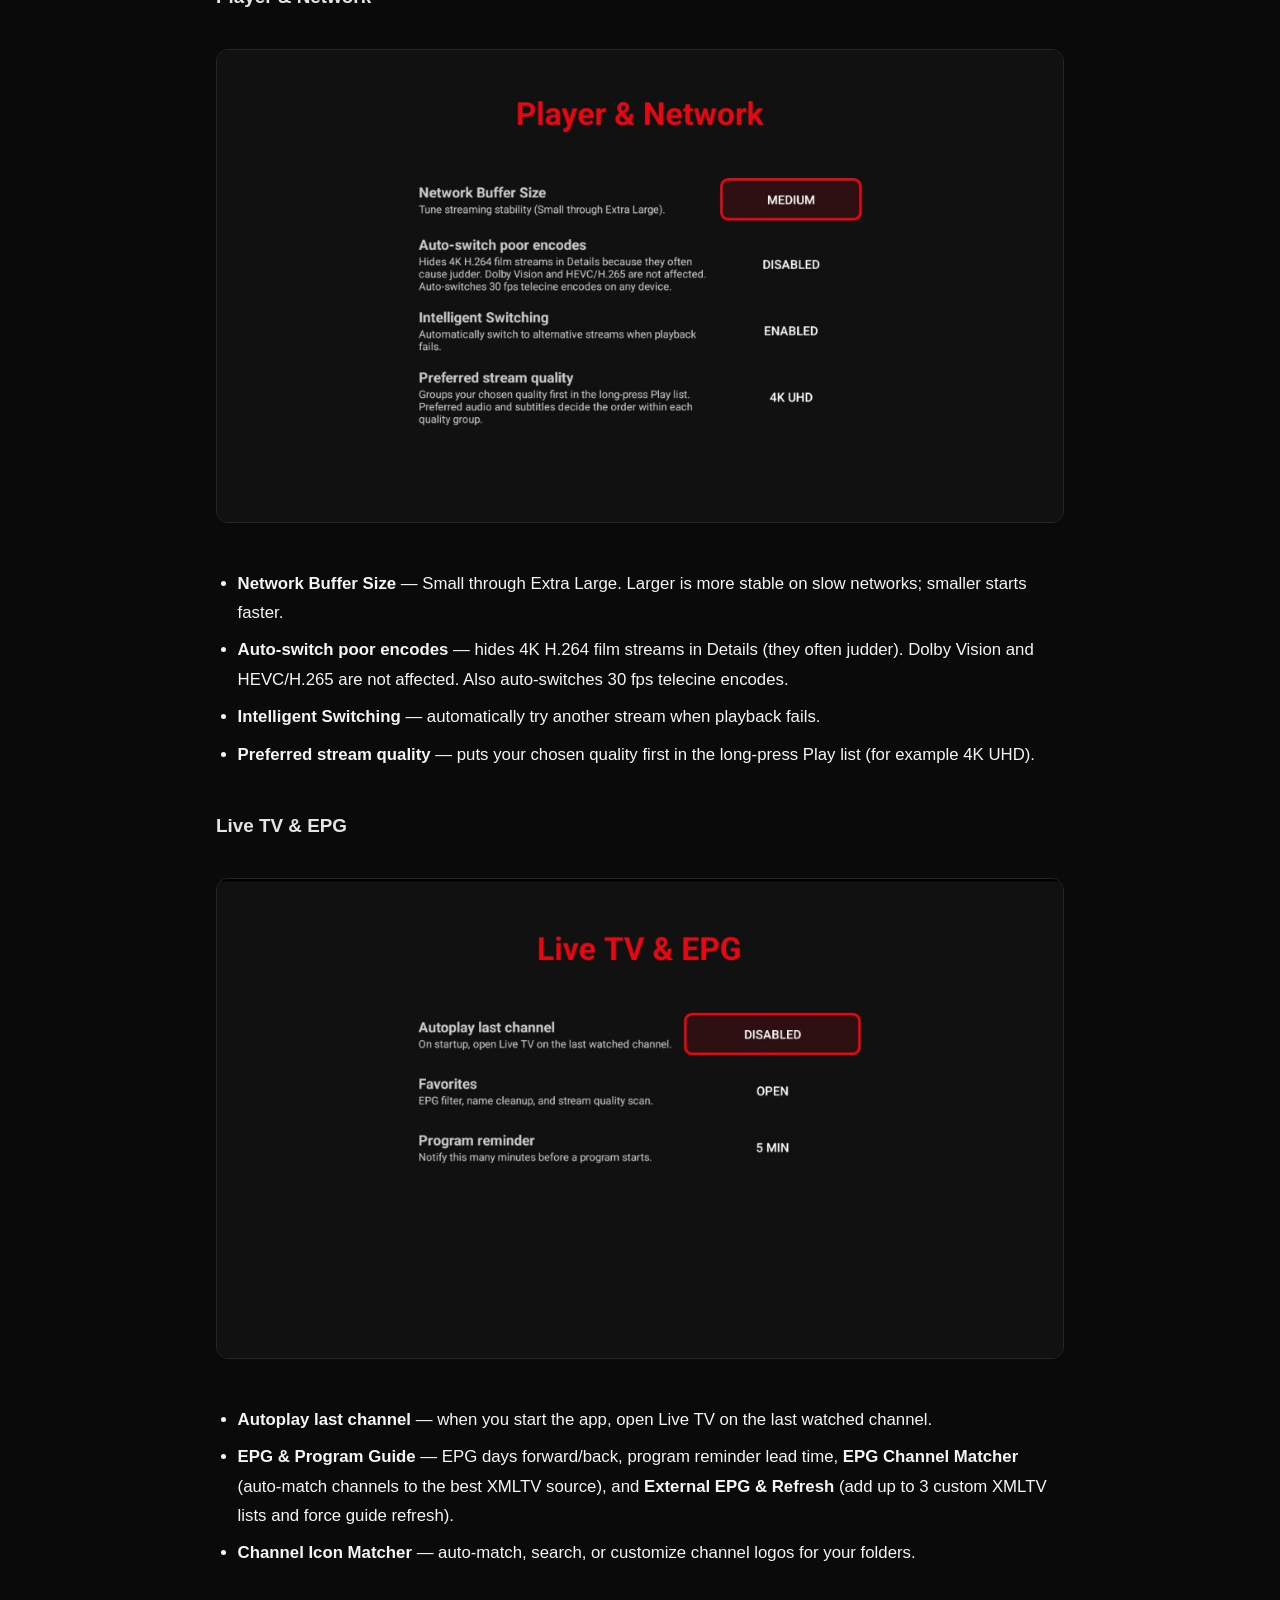
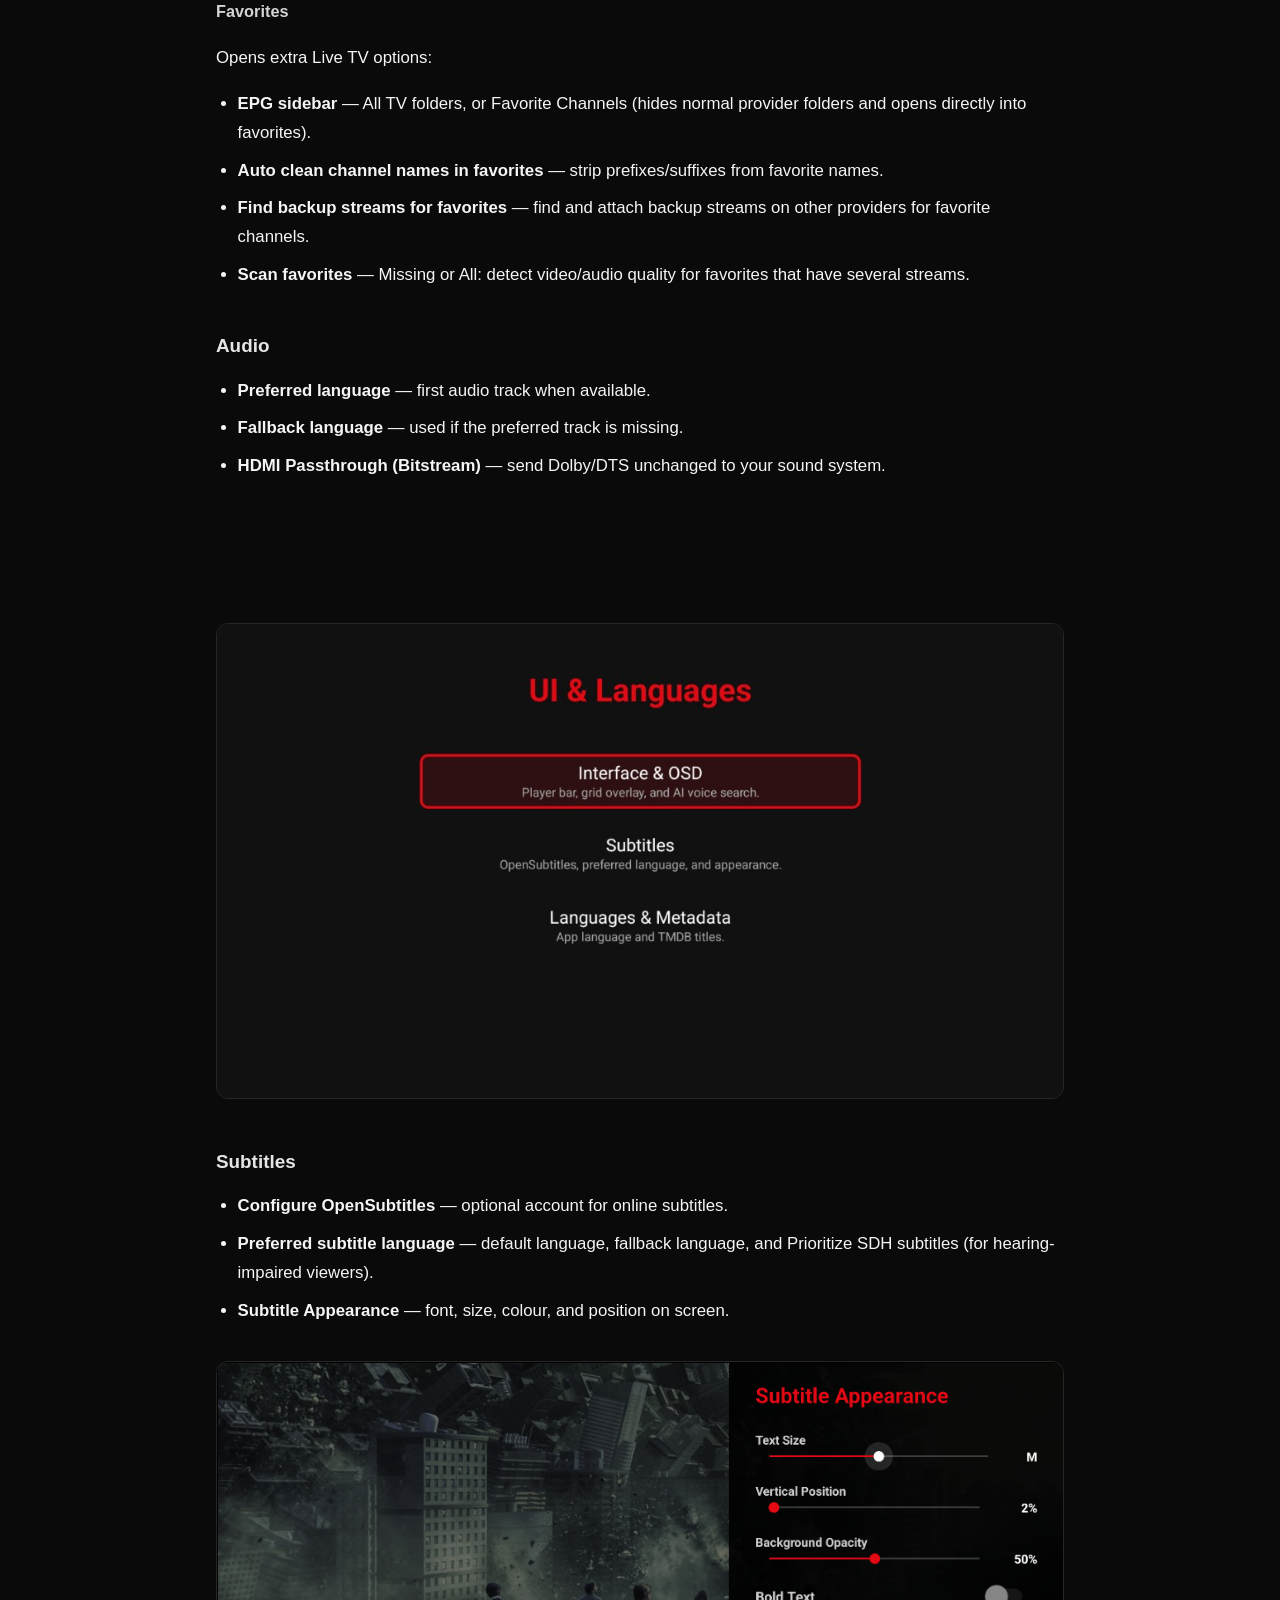
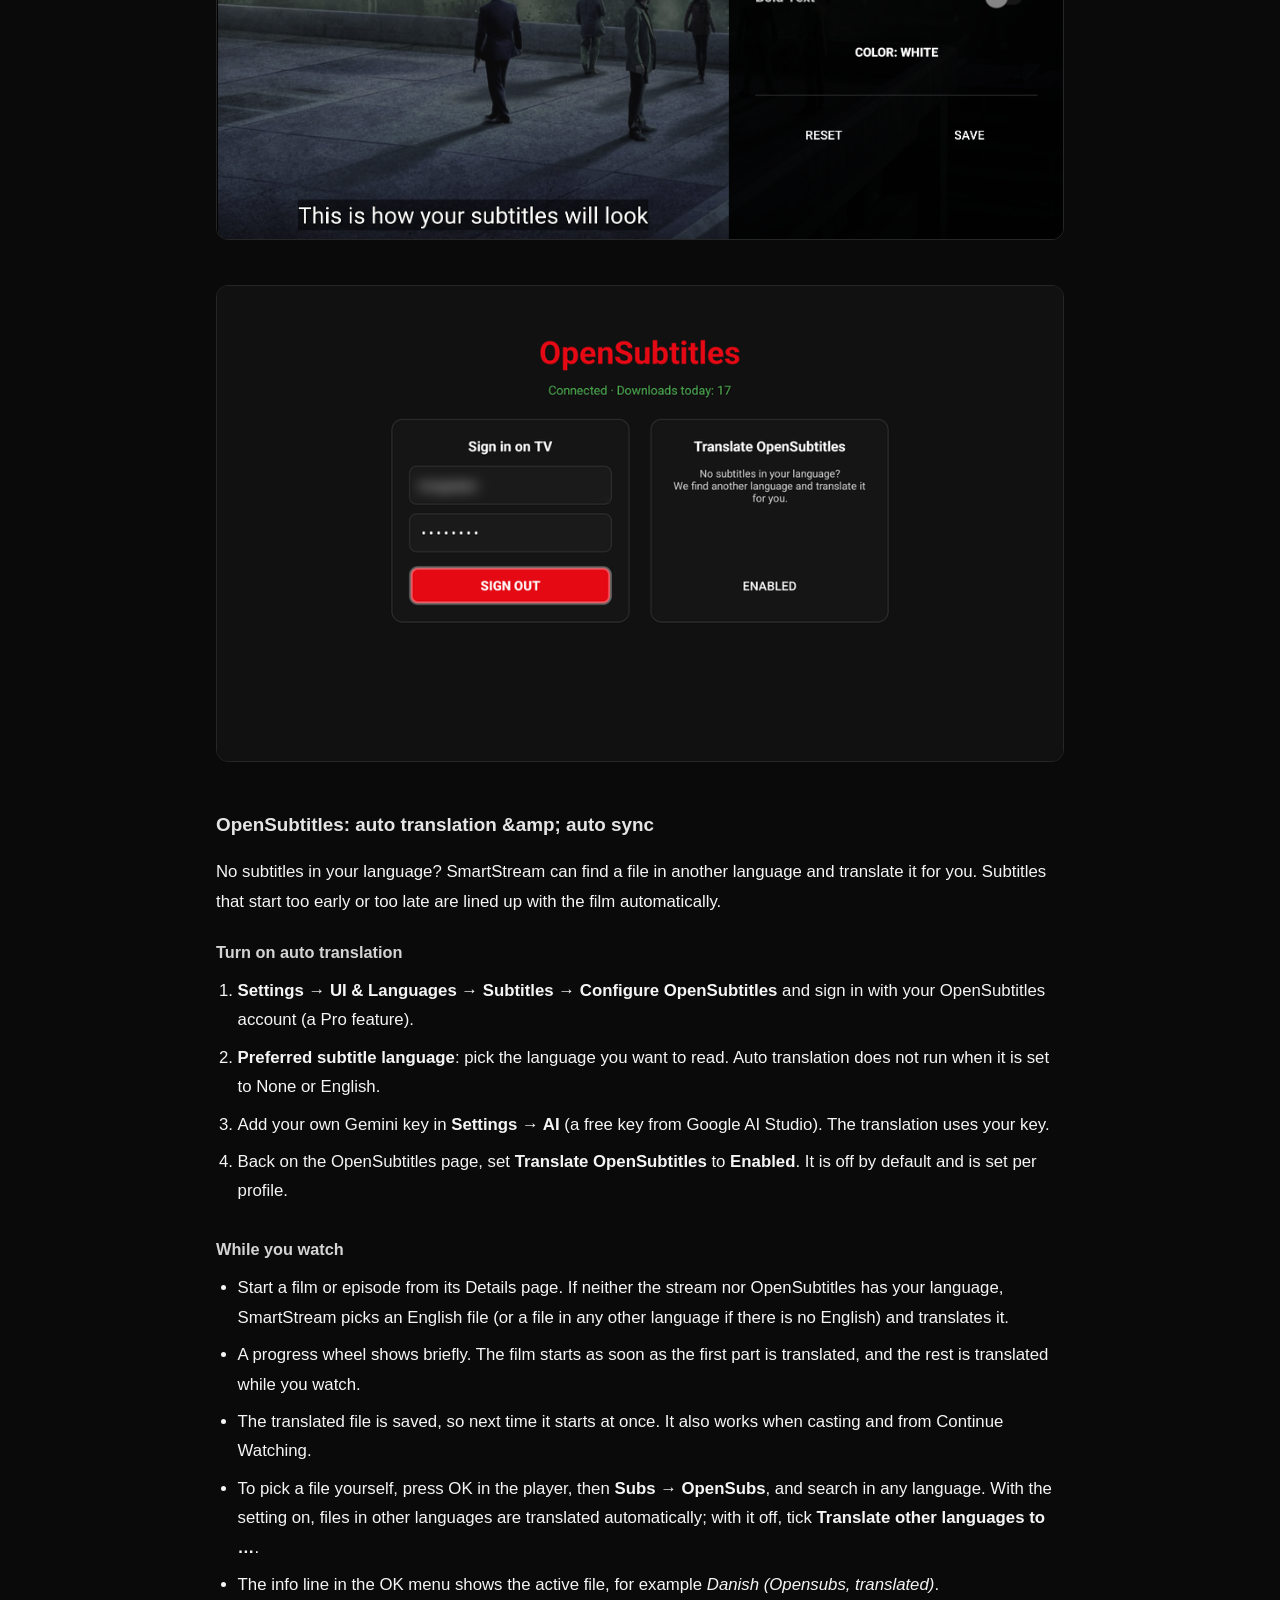
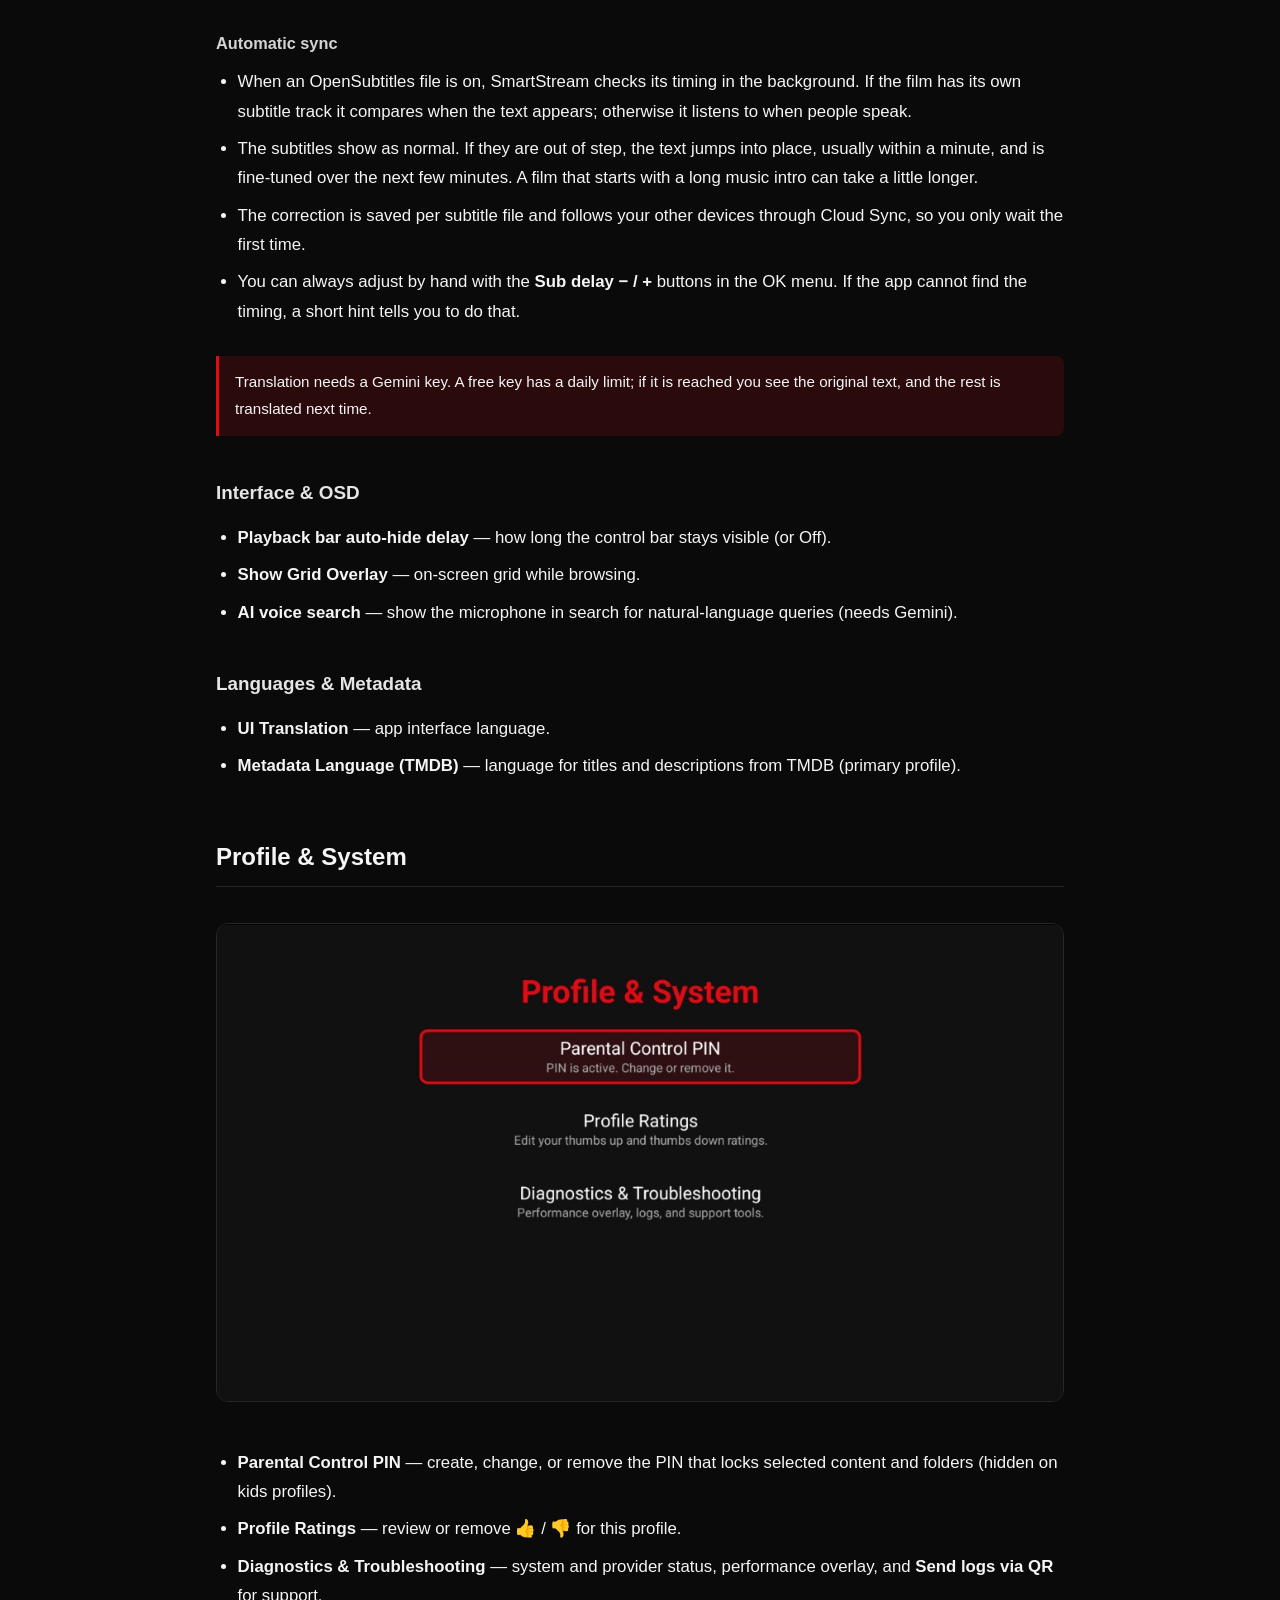
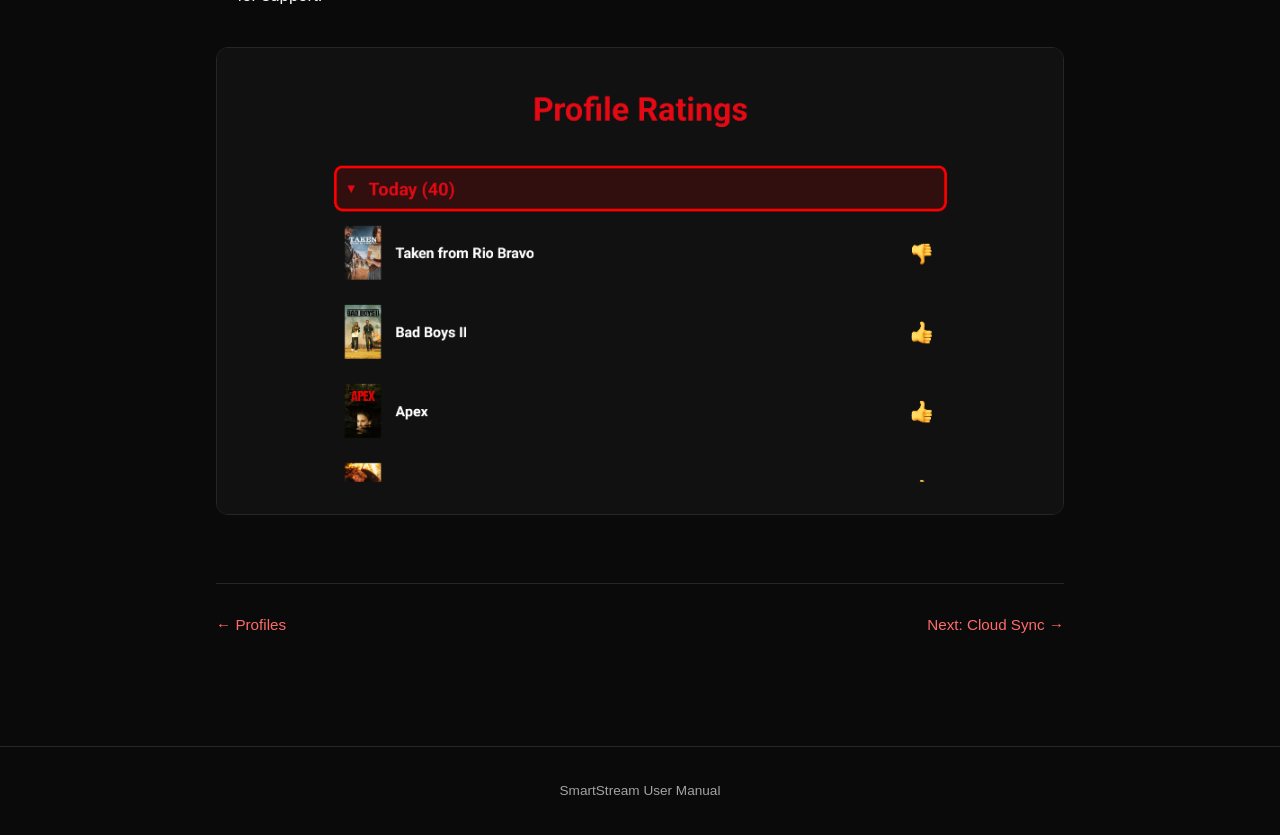
<file: user-manual/settings.html>
<!DOCTYPE html>
<html lang="en">
<head>
  <meta charset="UTF-8">
  <meta name="viewport" content="width=device-width, initial-scale=1.0">
  <title>Settings — SmartStream</title>
  <link rel="stylesheet" href="../assets/doc.css">
</head>
<body data-title-key="m.st.title">
  <header class="site-header">
    <div class="site-header-inner">
      <a class="site-logo" href="../index.html"><img src="../images/brand/smartstream-logo.png" alt="SmartStream"></a>
      <nav class="site-nav">
        <a href="../index.html" data-i18n="nav.home">Home</a>
        <a href="index.html" class="active" data-i18n="nav.manual">User Manual</a>
        <a href="https://github.com/smartstream-app/smartstream-app.github.io/issues" target="_blank" rel="noopener" data-i18n="nav.support">Support</a>
      </nav>
      <div class="lang-switch" id="langSwitch"></div>
    </div>
  </header>

  <main>
    <h1 data-i18n="m.st.h1">5. Settings</h1>
    <p class="lead" data-i18n="m.st.lead">Open Settings from the left menu. There are four main screens. Names below match the buttons in the app.</p>

    <figure class="figure">
      <img src="../images/screenshots/08-settings-menu.png" data-i18n-alt="m.st.menuAlt" alt="Settings" onerror="this.outerHTML='<div class=\'figure placeholder\'>Screenshot needed: 08-settings-menu.png</div>'">
      <figcaption data-i18n="m.st.menuCap">Settings hub: Accounts &amp; Connections, Playback &amp; Live TV, UI &amp; Languages, Profile &amp; System.</figcaption>
    </figure>

    <table class="data">
      <tr>
        <th data-i18n="m.st.thMenu">Menu</th>
        <th data-i18n="m.st.thWhat">What it contains</th>
      </tr>
      <tr>
        <td data-i18n="m.st.hub1">Accounts &amp; Connections</td>
        <td data-i18n="m.st.hub1d">IPTV providers, Gemini AI, Google Drive</td>
      </tr>
      <tr>
        <td data-i18n="m.st.hub2">Playback &amp; Live TV</td>
        <td data-i18n="m.st.hub2d">Player, network, Live TV &amp; EPG, audio</td>
      </tr>
      <tr>
        <td data-i18n="m.st.hub3">UI &amp; Languages</td>
        <td data-i18n="m.st.hub3d">Subtitles, on-screen controls, app and metadata language</td>
      </tr>
      <tr>
        <td data-i18n="m.st.hub4">Profile &amp; System</td>
        <td data-i18n="m.st.hub4d">Parental PIN, ratings, diagnostics</td>
      </tr>
    </table>

    <div class="settings-map">
      <h2 data-i18n="m.st.accountH">Accounts &amp; Connections</h2>
      <figure class="figure">
        <img src="../images/screenshots/09-settings-account.png" data-i18n-alt="m.st.accountAlt" alt="Accounts &amp; Connections" onerror="this.outerHTML='<div class=\'figure placeholder\'>Screenshot needed: 09-settings-account.png</div>'">
      </figure>
      <ul>
        <li data-i18n-html="m.st.account1"><strong>IPTV Providers</strong> — add up to 5 Xtream accounts (QR from phone or type on TV). Per provider: Test, Save, Select Movies and Series, Select TV Channels, max connections, and enable/disable playback for this profile.</li>
        <li data-i18n-html="m.st.accountXmltv"><strong>+ Manage XMLTV</strong> (on the provider screen) — EPG source status, refresh all guides now, and up to 3 custom XMLTV lists shared by the whole household.</li>
        <li data-i18n-html="m.st.account2"><strong>Gemini AI</strong> — API key for suggestions and natural-language search (primary profile). Can be skipped.</li>
        <li data-i18n-html="m.st.account3"><strong>Google Drive</strong> — Cloud Sync backup between TVs (primary profile).</li>
      </ul>
      <figure class="figure">
        <img src="../images/screenshots/15-ai-gemini-settings.png" data-i18n-alt="m.st.geminiAlt" alt="Gemini AI" onerror="this.outerHTML='<div class=\'figure placeholder\'>Screenshot needed: 15-ai-gemini-settings.png</div>'">
      </figure>
      <figure class="figure">
        <img src="../images/screenshots/33-custom-epg-xmltv.png" data-i18n-alt="m.st.xmltvAlt" alt="Custom EPG lists" onerror="this.outerHTML='<div class=\'figure placeholder\'>Screenshot needed: 33-custom-epg-xmltv.png</div>'">
        <figcaption data-i18n="m.st.xmltvCap">Manage XMLTV — provider EPG status and custom XMLTV lists.</figcaption>
      </figure>

      <h2 data-i18n="m.st.playerH">Playback &amp; Live TV</h2>

      <h3 data-i18n="m.st.pnH">Player &amp; Network</h3>
      <figure class="figure">
        <img src="../images/screenshots/29-settings-playback-livetv.png" data-i18n-alt="m.st.playerAlt" alt="Player &amp; Network" onerror="this.outerHTML='<div class=\'figure placeholder\'>Screenshot needed: 29-settings-playback-livetv.png</div>'">
      </figure>
      <ul>
        <li data-i18n-html="m.st.pn1"><strong>Network Buffer Size</strong> — Small through Extra Large. Larger is more stable on slow networks; smaller starts faster.</li>
        <li data-i18n-html="m.st.pn2"><strong>Auto-switch poor encodes</strong> — hides 4K H.264 film streams in Details (they often judder). Dolby Vision and HEVC/H.265 are not affected. Also auto-switches 30 fps telecine encodes.</li>
        <li data-i18n-html="m.st.pn3"><strong>Intelligent Switching</strong> — automatically try another stream when playback fails.</li>
        <li data-i18n-html="m.st.pn4"><strong>Preferred stream quality</strong> — puts your chosen quality first in the long-press Play list (for example 4K UHD).</li>
      </ul>

      <h3 data-i18n="m.st.liveH">Live TV &amp; EPG</h3>
      <figure class="figure">
        <img src="../images/screenshots/30-settings-live-tv-epg.png" data-i18n-alt="m.st.liveAlt" alt="Live TV &amp; EPG" onerror="this.outerHTML='<div class=\'figure placeholder\'>Screenshot needed: 30-settings-live-tv-epg.png</div>'">
      </figure>
      <ul>
        <li data-i18n-html="m.st.live1"><strong>Autoplay last channel</strong> — when you start the app, open Live TV on the last watched channel.</li>
        <li data-i18n-html="m.st.live2"><strong>EPG &amp; Program Guide</strong> — EPG days forward/back, program reminder lead time, <strong>EPG Channel Matcher</strong> (auto-match channels to the best XMLTV source), and <strong>External EPG &amp; Refresh</strong> (add up to 3 custom XMLTV lists and force guide refresh).</li>
        <li data-i18n-html="m.st.liveIcon"><strong>Channel Icon Matcher</strong> — auto-match, search, or customize channel logos for your folders.</li>
      </ul>
      <h4 data-i18n="m.st.liveFavH">Favorites</h4>
      <p data-i18n="m.st.live3">Opens extra Live TV options:</p>
      <ul>
        <li data-i18n-html="m.st.live3a"><strong>EPG sidebar</strong> — All TV folders, or Favorite Channels (hides normal provider folders and opens directly into favorites).</li>
        <li data-i18n-html="m.st.live3b"><strong>Auto clean channel names in favorites</strong> — strip prefixes/suffixes from favorite names.</li>
        <li data-i18n-html="m.st.live3c"><strong>Find backup streams for favorites</strong> — find and attach backup streams on other providers for favorite channels.</li>
        <li data-i18n-html="m.st.live3d"><strong>Scan favorites</strong> — Missing or All: detect video/audio quality for favorites that have several streams.</li>
      </ul>

      <h3 data-i18n="m.st.audioH">Audio</h3>
      <ul>
        <li data-i18n-html="m.st.audio1"><strong>Preferred language</strong> — first audio track when available.</li>
        <li data-i18n-html="m.st.audio2"><strong>Fallback language</strong> — used if the preferred track is missing.</li>
        <li data-i18n-html="m.st.audio3"><strong>HDMI Passthrough (Bitstream)</strong> — send Dolby/DTS unchanged to your sound system.</li>
      </ul>

      <h2 data-i18n="m.st.langH">UI &amp; Languages</h2>
      <figure class="figure">
        <img src="../images/screenshots/31-settings-ui-languages.png" data-i18n-alt="m.st.langAlt" alt="UI &amp; Languages" onerror="this.outerHTML='<div class=\'figure placeholder\'>Screenshot needed: 31-settings-ui-languages.png</div>'">
      </figure>

      <h3 data-i18n="m.st.subH">Subtitles</h3>
      <ul>
        <li data-i18n-html="m.st.sub1"><strong>Configure OpenSubtitles</strong> — optional account for online subtitles.</li>
        <li data-i18n-html="m.st.sub2"><strong>Preferred subtitle language</strong> — default language, fallback language, and Prioritize SDH subtitles (for hearing-impaired viewers).</li>
        <li data-i18n-html="m.st.sub3"><strong>Subtitle Appearance</strong> — font, size, colour, and position on screen.</li>
      </ul>
      <figure class="figure">
        <img src="../images/screenshots/20-subtitle-settings.png" data-i18n-alt="m.st.subAppAlt" alt="Subtitle appearance" onerror="this.outerHTML='<div class=\'figure placeholder\'>Screenshot needed: 20-subtitle-settings.png</div>'">
      </figure>
      <figure class="figure">
        <img src="../images/screenshots/21-opensubtitles.png" data-i18n-alt="m.st.osAlt" alt="OpenSubtitles" onerror="this.outerHTML='<div class=\'figure placeholder\'>Screenshot needed: 21-opensubtitles.png</div>'">
      </figure>

      <h3 data-i18n="m.st.osAutoH">OpenSubtitles: auto translation &amp; auto sync</h3>
      <p data-i18n="m.st.osAutoP">No subtitles in your language? SmartStream can find a file in another language and translate it for you. Subtitles that start too early or too late are lined up with the film automatically.</p>
      <h4 data-i18n="m.st.osTrH">Turn on auto translation</h4>
      <ol>
        <li data-i18n-html="m.st.osTr1"><strong>Settings → UI &amp; Languages → Subtitles → Configure OpenSubtitles</strong> and sign in with your OpenSubtitles account (a Pro feature).</li>
        <li data-i18n-html="m.st.osTr2"><strong>Preferred subtitle language</strong>: pick the language you want to read. Auto translation does not run when it is set to None or English.</li>
        <li data-i18n-html="m.st.osTr3">Add your own Gemini key in <strong>Settings → AI</strong> (a free key from Google AI Studio). The translation uses your key.</li>
        <li data-i18n-html="m.st.osTr4">Back on the OpenSubtitles page, set <strong>Translate OpenSubtitles</strong> to <strong>Enabled</strong>. It is off by default and is set per profile.</li>
      </ol>
      <h4 data-i18n="m.st.osUseH">While you watch</h4>
      <ul>
        <li data-i18n-html="m.st.osUse1">Start a film or episode from its Details page. If neither the stream nor OpenSubtitles has your language, SmartStream picks an English file (or a file in any other language if there is no English) and translates it.</li>
        <li data-i18n-html="m.st.osUse2">A progress wheel shows briefly. The film starts as soon as the first part is translated, and the rest is translated while you watch.</li>
        <li data-i18n-html="m.st.osUse3">The translated file is saved, so next time it starts at once. It also works when casting and from Continue Watching.</li>
        <li data-i18n-html="m.st.osUse4">To pick a file yourself, press OK in the player, then <strong>Subs → OpenSubs</strong>, and search in any language. With the setting on, files in other languages are translated automatically; with it off, tick <strong>Translate other languages to …</strong>.</li>
        <li data-i18n-html="m.st.osUse5">The info line in the OK menu shows the active file, for example <em>Danish (Opensubs, translated)</em>.</li>
      </ul>
      <h4 data-i18n="m.st.osSyncH">Automatic sync</h4>
      <ul>
        <li data-i18n-html="m.st.osSync1">When an OpenSubtitles file is on, SmartStream checks its timing in the background. If the film has its own subtitle track it compares when the text appears; otherwise it listens to when people speak.</li>
        <li data-i18n-html="m.st.osSync2">The subtitles show as normal. If they are out of step, the text jumps into place, usually within a minute, and is fine-tuned over the next few minutes. A film that starts with a long music intro can take a little longer.</li>
        <li data-i18n-html="m.st.osSync3">The correction is saved per subtitle file and follows your other devices through Cloud Sync, so you only wait the first time.</li>
        <li data-i18n-html="m.st.osSync4">You can always adjust by hand with the <strong>Sub delay − / +</strong> buttons in the OK menu. If the app cannot find the timing, a short hint tells you to do that.</li>
      </ul>
      <div class="note" data-i18n="m.st.osNote">Translation needs a Gemini key. A free key has a daily limit; if it is reached you see the original text, and the rest is translated next time.</div>

      <h3 data-i18n="m.st.osdH">Interface &amp; OSD</h3>
      <ul>
        <li data-i18n-html="m.st.osd1"><strong>Playback bar auto-hide delay</strong> — how long the control bar stays visible (or Off).</li>
        <li data-i18n-html="m.st.osd2"><strong>Show Grid Overlay</strong> — on-screen grid while browsing.</li>
        <li data-i18n-html="m.st.osd3"><strong>AI voice search</strong> — show the microphone in search for natural-language queries (needs Gemini).</li>
      </ul>

      <h3 data-i18n="m.st.metaH">Languages &amp; Metadata</h3>
      <ul>
        <li data-i18n-html="m.st.meta1"><strong>UI Translation</strong> — app interface language.</li>
        <li data-i18n-html="m.st.meta2"><strong>Metadata Language (TMDB)</strong> — language for titles and descriptions from TMDB (primary profile).</li>
      </ul>

      <h2 data-i18n="m.st.sysH">Profile &amp; System</h2>
      <figure class="figure">
        <img src="../images/screenshots/32-settings-profile-system.png" data-i18n-alt="m.st.sysAlt" alt="Profile &amp; System" onerror="this.outerHTML='<div class=\'figure placeholder\'>Screenshot needed: 32-settings-profile-system.png</div>'">
      </figure>
      <ul>
        <li data-i18n-html="m.st.sys1"><strong>Parental Control PIN</strong> — create, change, or remove the PIN that locks selected content and folders (hidden on kids profiles).</li>
        <li data-i18n-html="m.st.sys2"><strong>Profile Ratings</strong> — review or remove 👍 / 👎 for this profile.</li>
        <li data-i18n-html="m.st.sys3"><strong>Diagnostics &amp; Troubleshooting</strong> — system and provider status, performance overlay, and <strong>Send logs via QR</strong> for support.</li>
      </ul>
      <figure class="figure">
        <img src="../images/screenshots/24-settings-ratings.png" data-i18n-alt="m.st.ratingsAlt" alt="Profile ratings" onerror="this.outerHTML='<div class=\'figure placeholder\'>Screenshot needed: 24-settings-ratings.png</div>'">
      </figure>
    </div>

    <p class="pager">
      <a href="profiles.html" data-i18n="m.st.pagerPrev">â† Profiles</a>
      <a href="cloud-sync-user.html" data-i18n="m.st.pagerNext">Next: Cloud Sync â†’</a>
    </p>
  </main>

  <footer class="site-footer" data-i18n="manual.footer">SmartStream User Manual</footer>
  <script src="../assets/i18n-product.js"></script>
  <script src="../assets/i18n-manual.js"></script>
  <script src="../assets/i18n.js"></script>
  <script src="../assets/site.js"></script>
</body>
</html>
</file>
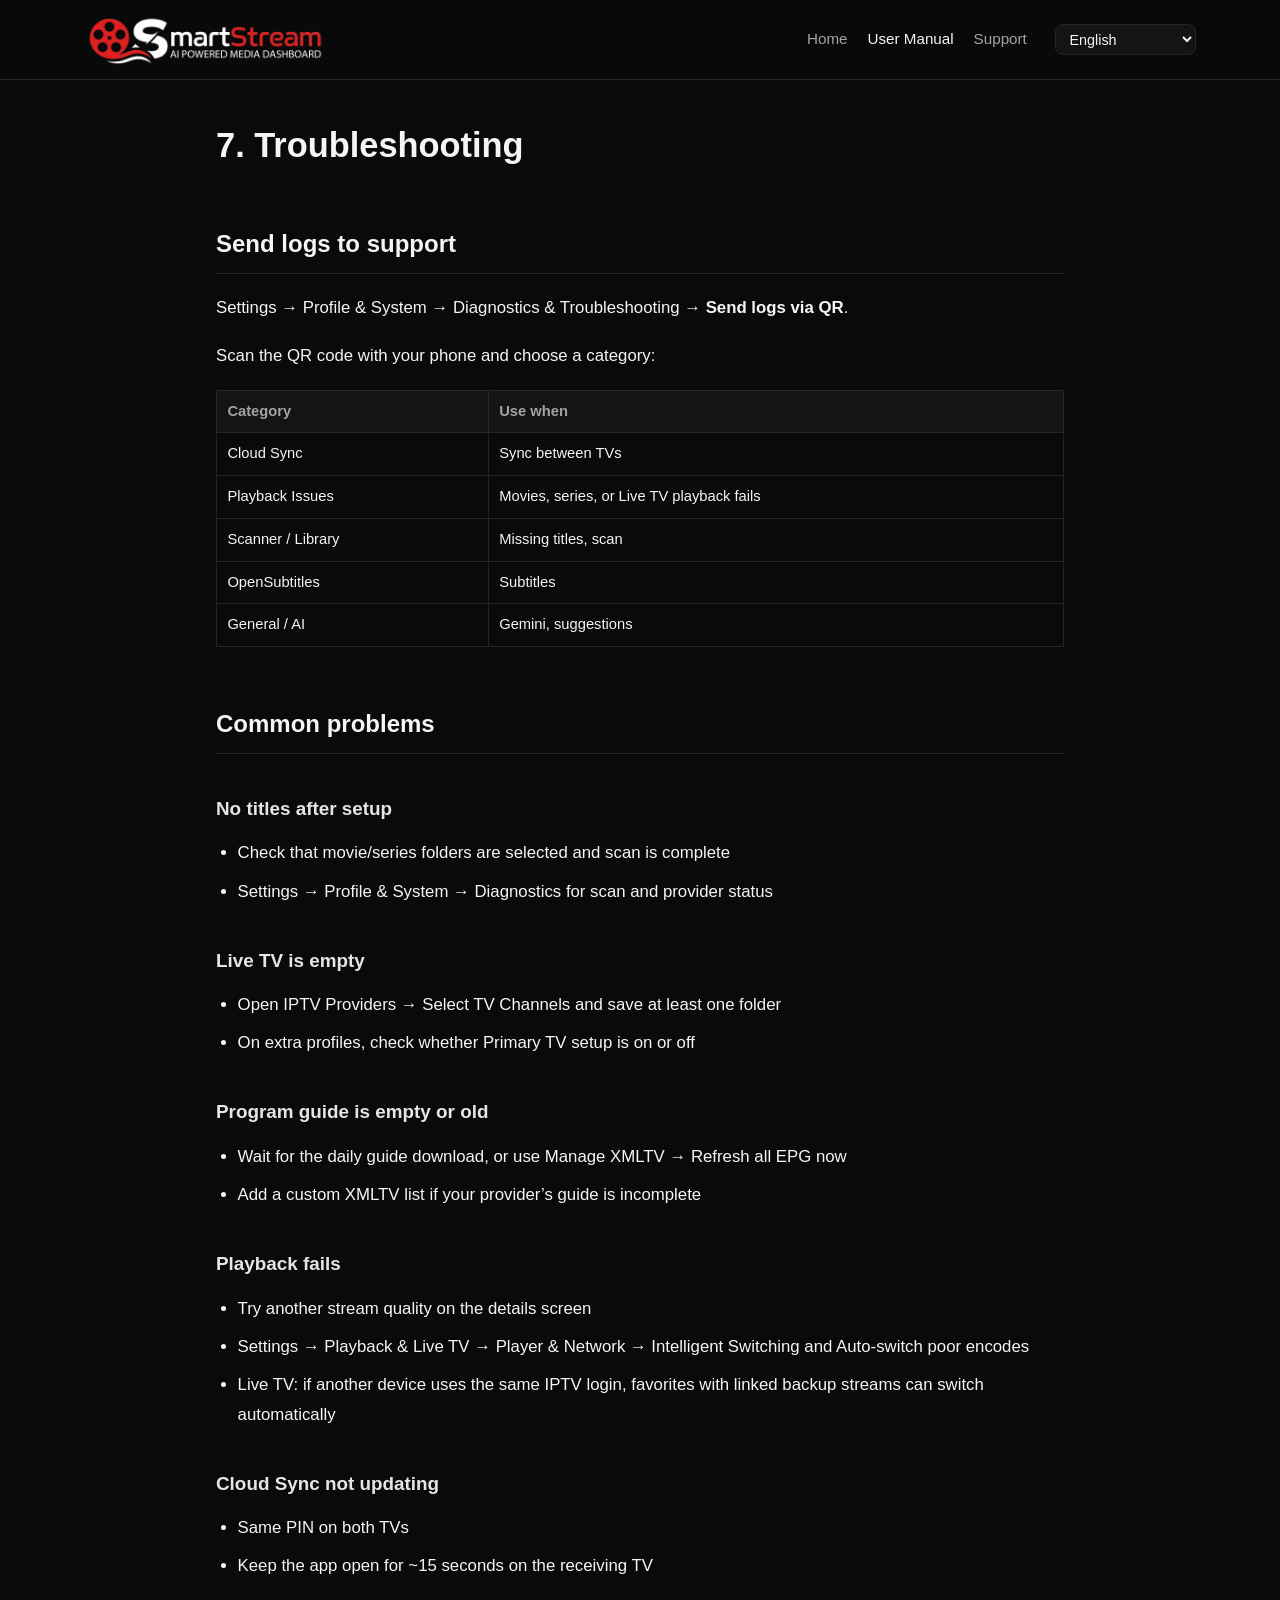
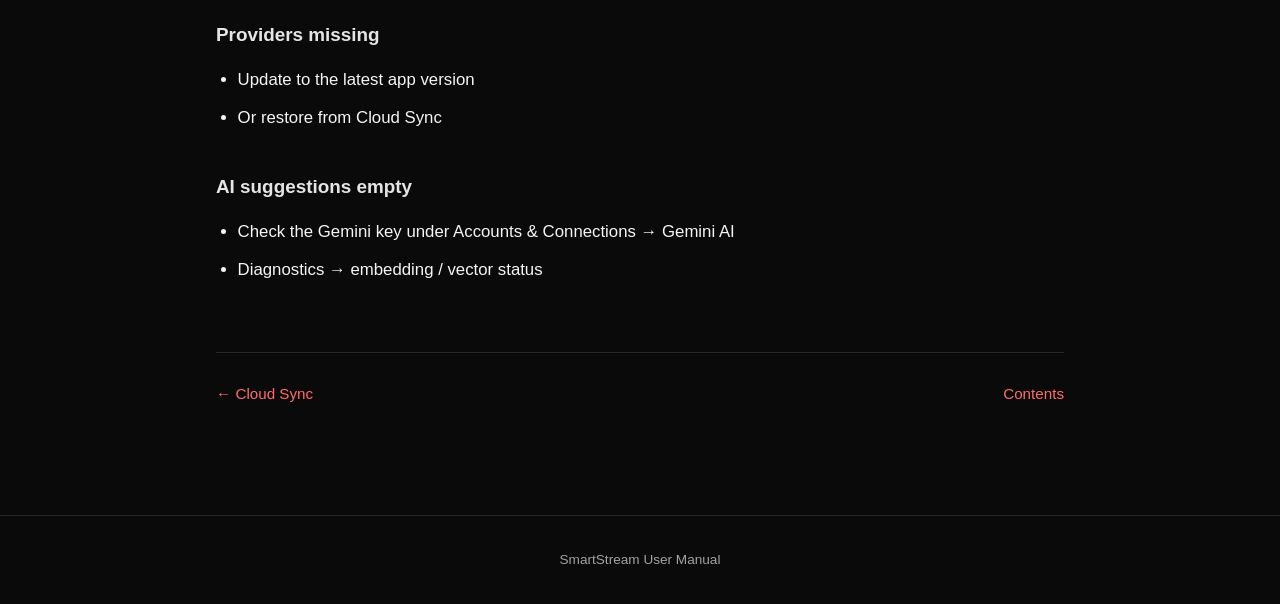
<file: user-manual/troubleshooting.html>
<!DOCTYPE html>
<html lang="en">
<head>
  <meta charset="UTF-8">
  <meta name="viewport" content="width=device-width, initial-scale=1.0">
  <title>Troubleshooting — SmartStream</title>
  <link rel="stylesheet" href="../assets/doc.css">
</head>
<body data-title-key="m.tr.title">
  <header class="site-header">
    <div class="site-header-inner">
      <a class="site-logo" href="../index.html"><img src="../images/brand/smartstream-logo.png" alt="SmartStream"></a>
      <nav class="site-nav">
        <a href="../index.html" data-i18n="nav.home">Home</a>
        <a href="index.html" class="active" data-i18n="nav.manual">User Manual</a>
        <a href="https://github.com/smartstream-app/smartstream-app.github.io/issues" target="_blank" rel="noopener" data-i18n="nav.support">Support</a>
      </nav>
      <div class="lang-switch" id="langSwitch"></div>
    </div>
  </header>

  <main>
    <h1 data-i18n="m.tr.h1">7. Troubleshooting</h1>

    <h2 data-i18n="m.tr.logsH">Send logs to support</h2>
    <p data-i18n-html="m.tr.logsP">Settings â†’ Profile &amp; System â†’ Diagnostics &amp; Troubleshooting â†’ <strong>Send logs via QR</strong>.</p>
    <p data-i18n="m.tr.logsQr">Scan the QR code with your phone and choose a category:</p>
    <table class="data">
      <tr><th data-i18n="m.tr.thCat">Category</th><th data-i18n="m.tr.thUse">Use when</th></tr>
      <tr><td data-i18n="m.tr.cat1">Cloud Sync</td><td data-i18n="m.tr.use1">Sync between TVs</td></tr>
      <tr><td data-i18n="m.tr.cat2">Playback Issues</td><td data-i18n="m.tr.use2">Movies, series, or Live TV playback fails</td></tr>
      <tr><td data-i18n="m.tr.cat3">Scanner / Library</td><td data-i18n="m.tr.use3">Missing titles, scan</td></tr>
      <tr><td data-i18n="m.tr.cat4">OpenSubtitles</td><td data-i18n="m.tr.use4">Subtitles</td></tr>
      <tr><td data-i18n="m.tr.cat5">General / AI</td><td data-i18n="m.tr.use5">Gemini, suggestions</td></tr>
    </table>

    <h2 data-i18n="m.tr.commonH">Common problems</h2>

    <h3 data-i18n="m.tr.p1h">No titles after setup</h3>
    <ul>
      <li data-i18n="m.tr.p1a">Check that movie/series folders are selected and scan is complete</li>
      <li data-i18n="m.tr.p1b">Settings â†’ Profile &amp; System â†’ Diagnostics for scan and provider status</li>
    </ul>

    <h3 data-i18n="m.tr.p6h">Live TV is empty</h3>
    <ul>
      <li data-i18n="m.tr.p6a">Open IPTV Providers â†’ Select TV Channels and save at least one folder</li>
      <li data-i18n="m.tr.p6b">On extra profiles, check whether Primary TV setup is on or off</li>
    </ul>

    <h3 data-i18n="m.tr.p7h">Program guide is empty or old</h3>
    <ul>
      <li data-i18n="m.tr.p7a">Wait for the daily guide download, or use Manage XMLTV â†’ Refresh all EPG now</li>
      <li data-i18n="m.tr.p7b">Add a custom XMLTV list if your provider’s guide is incomplete</li>
    </ul>

    <h3 data-i18n="m.tr.p2h">Playback fails</h3>
    <ul>
      <li data-i18n="m.tr.p2a">Try another stream quality on the details screen</li>
      <li data-i18n="m.tr.p2b">Settings â†’ Playback &amp; Live TV â†’ Player &amp; Network â†’ Intelligent Switching and Auto-switch poor encodes</li>
      <li data-i18n="m.tr.p2c">Live TV: if another device uses the same IPTV login, favorites with linked backup streams can switch automatically</li>
    </ul>

    <h3 data-i18n="m.tr.p3h">Cloud Sync not updating</h3>
    <ul>
      <li data-i18n="m.tr.p3a">Same PIN on both TVs</li>
      <li data-i18n="m.tr.p3b">Keep the app open for ~15 seconds on the receiving TV</li>
    </ul>

    <h3 data-i18n="m.tr.p4h">Providers missing</h3>
    <ul>
      <li data-i18n="m.tr.p4a">Update to the latest app version</li>
      <li data-i18n="m.tr.p4b">Or restore from Cloud Sync</li>
    </ul>

    <h3 data-i18n="m.tr.p5h">AI suggestions empty</h3>
    <ul>
      <li data-i18n="m.tr.p5a">Check the Gemini key under Accounts &amp; Connections â†’ Gemini AI</li>
      <li data-i18n="m.tr.p5b">Diagnostics â†’ embedding / vector status</li>
    </ul>

    <p class="pager">
      <a href="cloud-sync-user.html" data-i18n="m.tr.pagerPrev">â† Cloud Sync</a>
      <a href="index.html" data-i18n="m.tr.pagerNext">Contents</a>
    </p>
  </main>

  <footer class="site-footer" data-i18n="manual.footer">SmartStream User Manual</footer>
  <script src="../assets/i18n-product.js"></script>
  <script src="../assets/i18n-manual.js"></script>
  <script src="../assets/i18n.js"></script>
  <script src="../assets/site.js"></script>
</body>
</html>
</file>
<file: assets/doc.css>
/* SmartStream documentation — matches marketing site (brand #E50914, dark bg) */
:root {
  --brand: #e50914;
  --brand-dim: rgba(229, 9, 20, 0.15);
  --bg: #0a0a0a;
  --card: #141414;
  --border: #262626;
  --text: #f5f5f5;
  --muted: #a3a3a3;
  --link: #ff6b6b;
  --max: 56rem;
  --wide: 72rem;
  --font: Inter, -apple-system, BlinkMacSystemFont, "Segoe UI", Roboto, sans-serif;
  --mono: Consolas, "Courier New", monospace;
}

* { box-sizing: border-box; }
html { scroll-behavior: smooth; }
body {
  margin: 0;
  font-family: var(--font);
  background: var(--bg);
  color: var(--text);
  line-height: 1.75;
  font-size: 1.05rem;
}

a { color: var(--link); text-decoration: none; }
a:hover { text-decoration: underline; }

.site-header {
  border-bottom: 1px solid var(--border);
  background: rgba(10, 10, 10, 0.95);
  position: sticky;
  top: 0;
  z-index: 50;
  backdrop-filter: blur(8px);
}
.site-header-inner {
  max-width: var(--wide);
  margin: 0 auto;
  padding: 0.85rem 1.25rem;
  display: flex;
  align-items: center;
  gap: 1rem;
  flex-wrap: wrap;
}
.site-logo { display: flex; align-items: center; line-height: 0; }
.site-logo img { height: 52px; width: auto; display: block; }
.site-nav { display: flex; gap: 1.25rem; flex-wrap: wrap; margin-left: auto; margin-right: 0.75rem; font-size: 0.95rem; }
.site-nav a { color: var(--muted); }
.site-nav a.active, .site-nav a:hover { color: var(--text); }

.lang-switch { margin-left: auto; }
.lang-switch select {
  background: var(--card);
  color: var(--text);
  border: 1px solid var(--border);
  border-radius: 8px;
  padding: 0.35rem 0.6rem;
  font-size: 0.9rem;
  cursor: pointer;
}
.site-header-inner .lang-switch { margin-left: 0; }

main { max-width: var(--max); margin: 0 auto; padding: 2.75rem 1.5rem 5.5rem; }
main.wide { max-width: var(--wide); }

h1 { font-size: 2.15rem; line-height: 1.25; margin: 0 0 0.85rem; }
h2 { font-size: 1.5rem; margin: 3.5rem 0 1.15rem; border-bottom: 1px solid var(--border); padding-bottom: 0.5rem; }
h3 { font-size: 1.18rem; margin: 2.35rem 0 0.85rem; color: #e5e5e5; }
.lead { color: var(--muted); font-size: 1.15rem; margin-bottom: 2.5rem; line-height: 1.8; }
main > p { margin: 0 0 1.2rem; }
main ul, main ol { margin: 0.6rem 0 1.85rem; padding-left: 1.35rem; }
main li { margin: 0.55rem 0; }

.card-grid {
  display: grid;
  grid-template-columns: repeat(auto-fill, minmax(260px, 1fr));
  gap: 1rem;
  margin: 1.5rem 0;
}
.card {
  background: var(--card);
  border: 1px solid var(--border);
  border-radius: 12px;
  padding: 1.25rem;
  transition: border-color 0.2s;
}
.card:hover { border-color: var(--brand); }
.card h3 { margin-top: 0; }
.card p { color: var(--muted); font-size: 0.95rem; margin: 0.5rem 0 0; }

.figure {
  margin: 2.25rem 0 2.85rem;
  border: 1px solid var(--border);
  border-radius: 12px;
  overflow: hidden;
  background: var(--card);
}
.figure img { width: 100%; display: block; }
.figure figcaption {
  padding: 0.75rem 1rem;
  font-size: 0.9rem;
  color: var(--muted);
  border-top: 1px solid var(--border);
}
.figure.placeholder {
  min-height: 200px;
  display: flex;
  align-items: center;
  justify-content: center;
  color: var(--muted);
  font-size: 0.9rem;
  text-align: center;
  padding: 2rem;
}

.toc {
  background: var(--card);
  border: 1px solid var(--border);
  border-radius: 12px;
  padding: 1.5rem 1.75rem;
  margin: 2rem 0 2.75rem;
}
.toc ol { margin: 0.5rem 0 0; padding-left: 1.25rem; }
.toc li { margin: 0.35rem 0; }
.toc ol ol { margin: 0.25rem 0 0.5rem; padding-left: 1.1rem; }
.toc ol ol li { margin: 0.15rem 0; font-size: 0.95rem; }

.screen-nav {
  display: flex;
  flex-wrap: wrap;
  gap: 0.65rem;
  margin: 1.5rem 0 2.6rem;
}
.screen-nav a {
  color: var(--muted);
  background: var(--card);
  border: 1px solid var(--border);
  border-radius: 9999px;
  padding: 0.4rem 0.9rem;
  font-size: 0.9rem;
  text-decoration: none;
}
.screen-nav a:hover { color: var(--text); border-color: #444; text-decoration: none; }
.screen-nav a.active {
  color: #fff;
  background: var(--brand);
  border-color: var(--brand);
}

.card-grid a.card { color: inherit; text-decoration: none; display: block; }
.card-grid a.card:hover { text-decoration: none; }

table.data {
  width: 100%;
  border-collapse: collapse;
  font-size: 0.92rem;
  margin: 1rem 0;
}
table.data th, table.data td {
  border: 1px solid var(--border);
  padding: 0.5rem 0.65rem;
  text-align: left;
  vertical-align: top;
}
table.data th { background: var(--card); color: var(--muted); font-weight: 600; }
table.data code { font-size: 0.85em; }

code, pre {
  font-family: var(--mono);
  background: #1a1a1a;
  border-radius: 4px;
}
code { padding: 0.1em 0.35em; font-size: 0.9em; }
pre {
  padding: 1rem;
  overflow-x: auto;
  border: 1px solid var(--border);
  font-size: 0.85rem;
  line-height: 1.45;
}

.badge {
  display: inline-block;
  font-size: 0.75rem;
  font-weight: 700;
  text-transform: uppercase;
  letter-spacing: 0.04em;
  padding: 0.2em 0.55em;
  border-radius: 4px;
  background: var(--brand-dim);
  color: var(--brand);
  margin-right: 0.35rem;
}
.badge.tech { background: rgba(100, 149, 237, 0.15); color: #93b4ff; }

.note {
  border-left: 3px solid var(--brand);
  background: var(--brand-dim);
  padding: 0.85rem 1rem;
  margin: 1.25rem 0;
  border-radius: 0 8px 8px 0;
  font-size: 0.95rem;
}

.pager {
  display: flex;
  justify-content: space-between;
  gap: 1rem;
  margin-top: 4.25rem;
  padding-top: 1.75rem;
  border-top: 1px solid var(--border);
  font-size: 0.95rem;
}

footer.site-footer {
  border-top: 1px solid var(--border);
  text-align: center;
  color: var(--muted);
  font-size: 0.85rem;
  padding: 2rem 1rem;
}

ul.compact li { margin: 0.35rem 0; }

.settings-map h3 { margin-top: 2.5rem; }
.settings-map h4 { margin: 1.35rem 0 0.5rem; font-size: 1.02rem; color: #d4d4d4; }
.settings-map ul ul { margin: 0.4rem 0 0.75rem; color: var(--muted); }
.settings-map li { margin: 0.5rem 0; }

@media (prefers-reduced-motion: no-preference) {
  html.js-reveal main h2,
  html.js-reveal main h3,
  html.js-reveal main .figure,
  html.js-reveal main .toc,
  html.js-reveal main table.data,
  html.js-reveal main .note {
    opacity: 0;
    transform: translateY(14px);
  }
  html.js-reveal main h2.is-in,
  html.js-reveal main h3.is-in,
  html.js-reveal main .figure.is-in,
  html.js-reveal main .toc.is-in,
  html.js-reveal main table.data.is-in,
  html.js-reveal main .note.is-in {
    opacity: 1;
    transform: none;
    transition: opacity 0.5s ease, transform 0.5s ease;
  }
}
</file>
